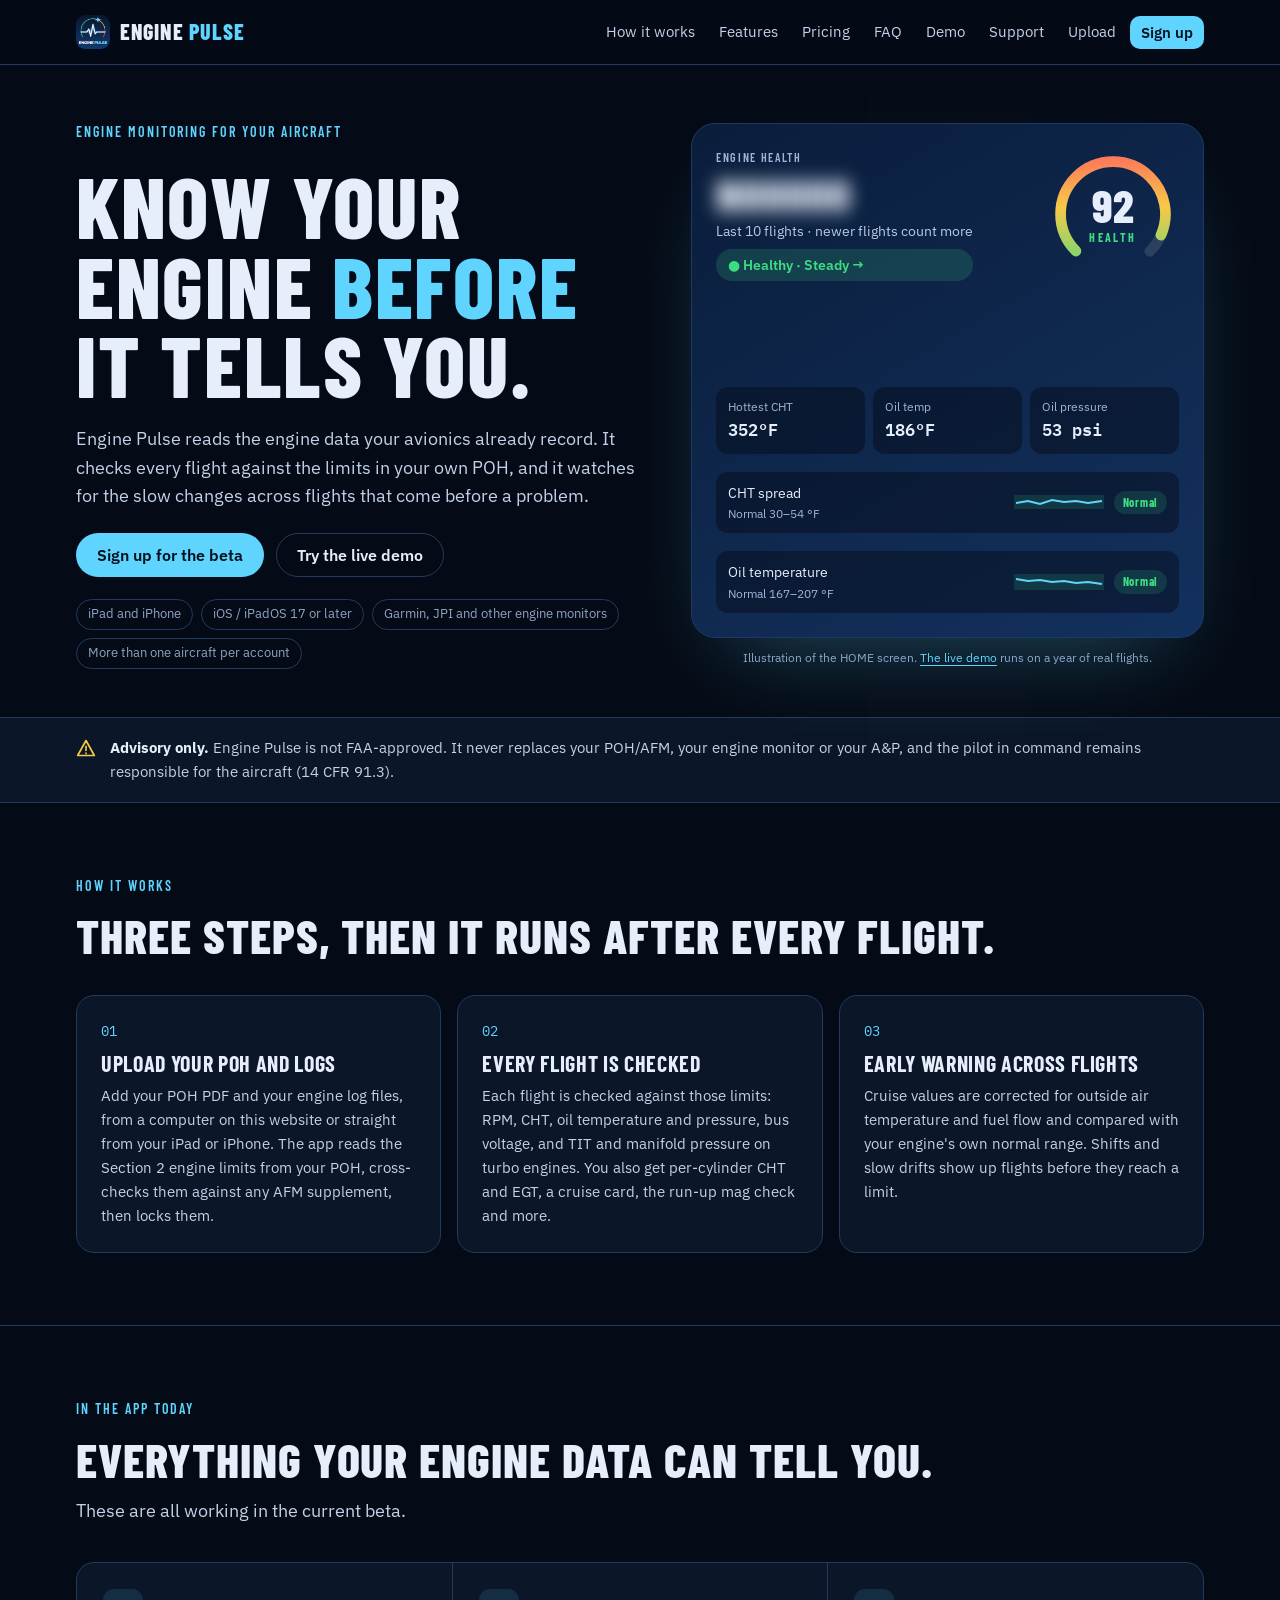
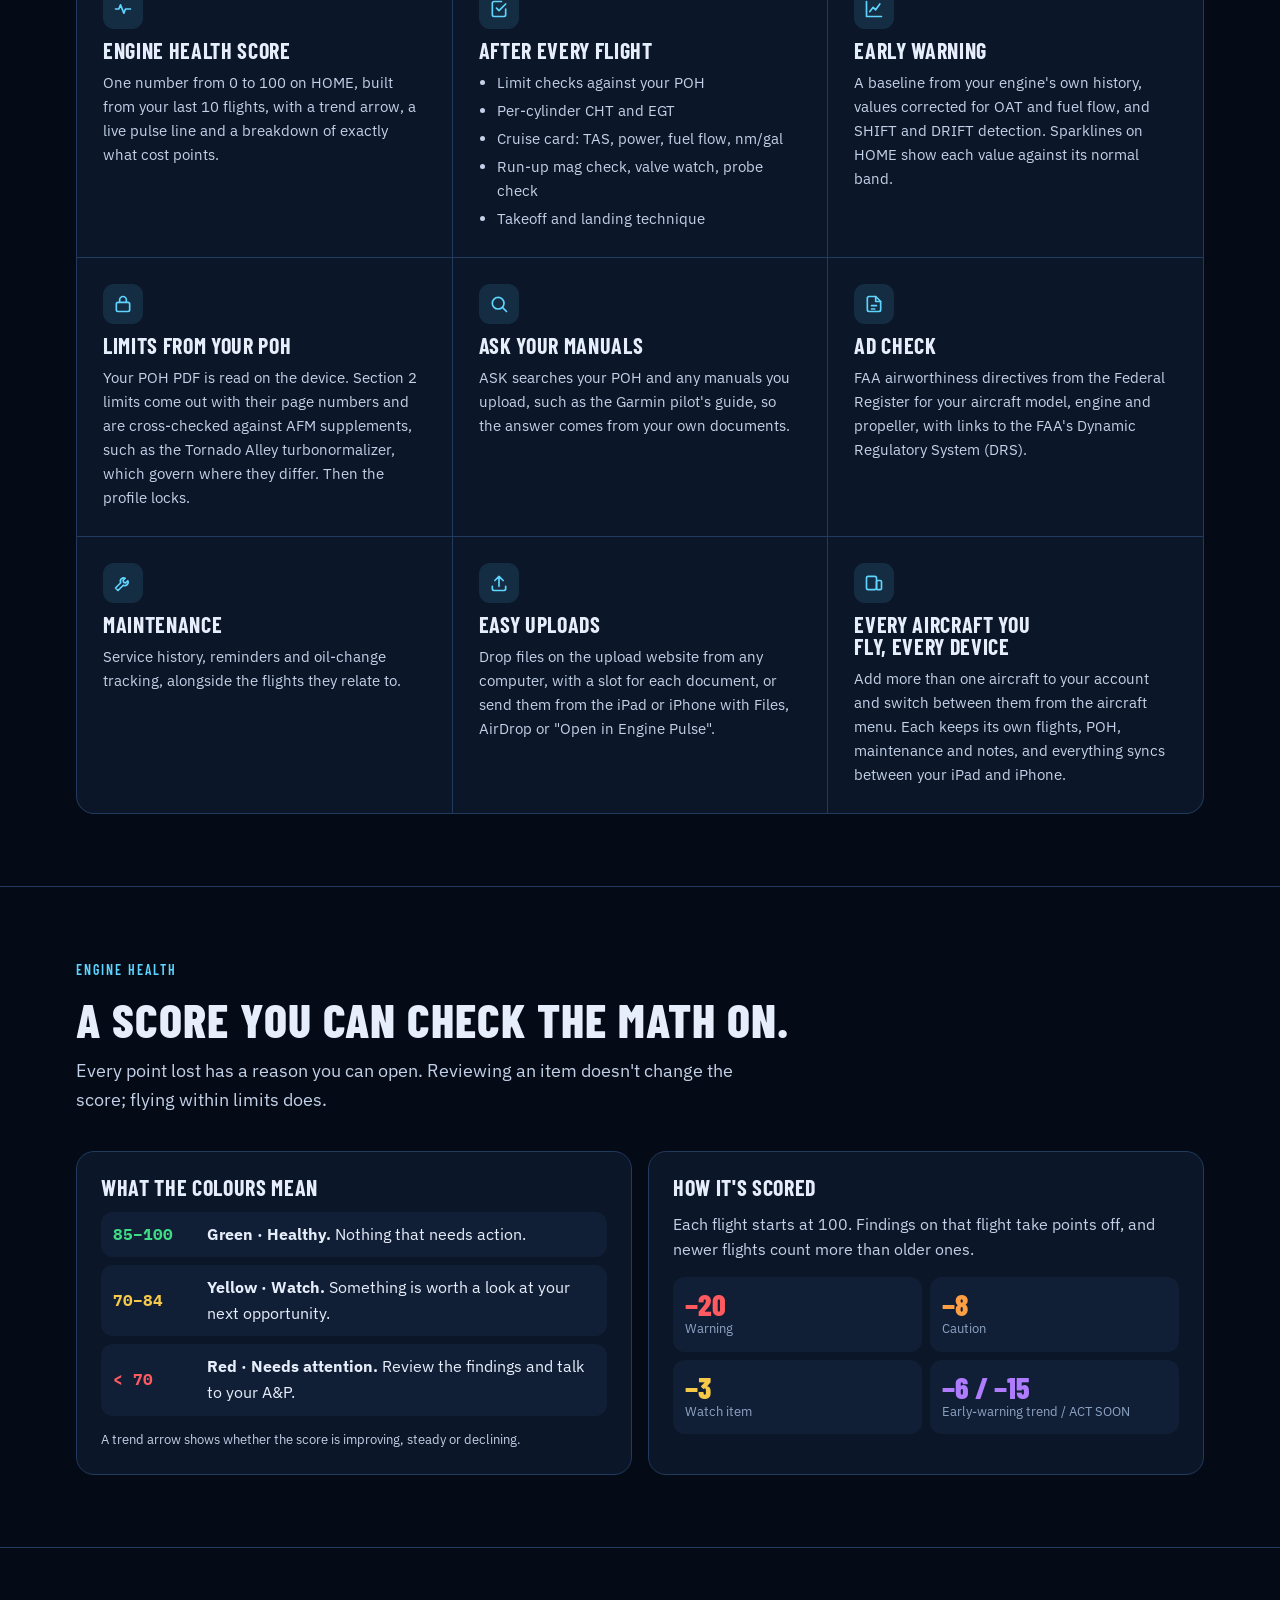
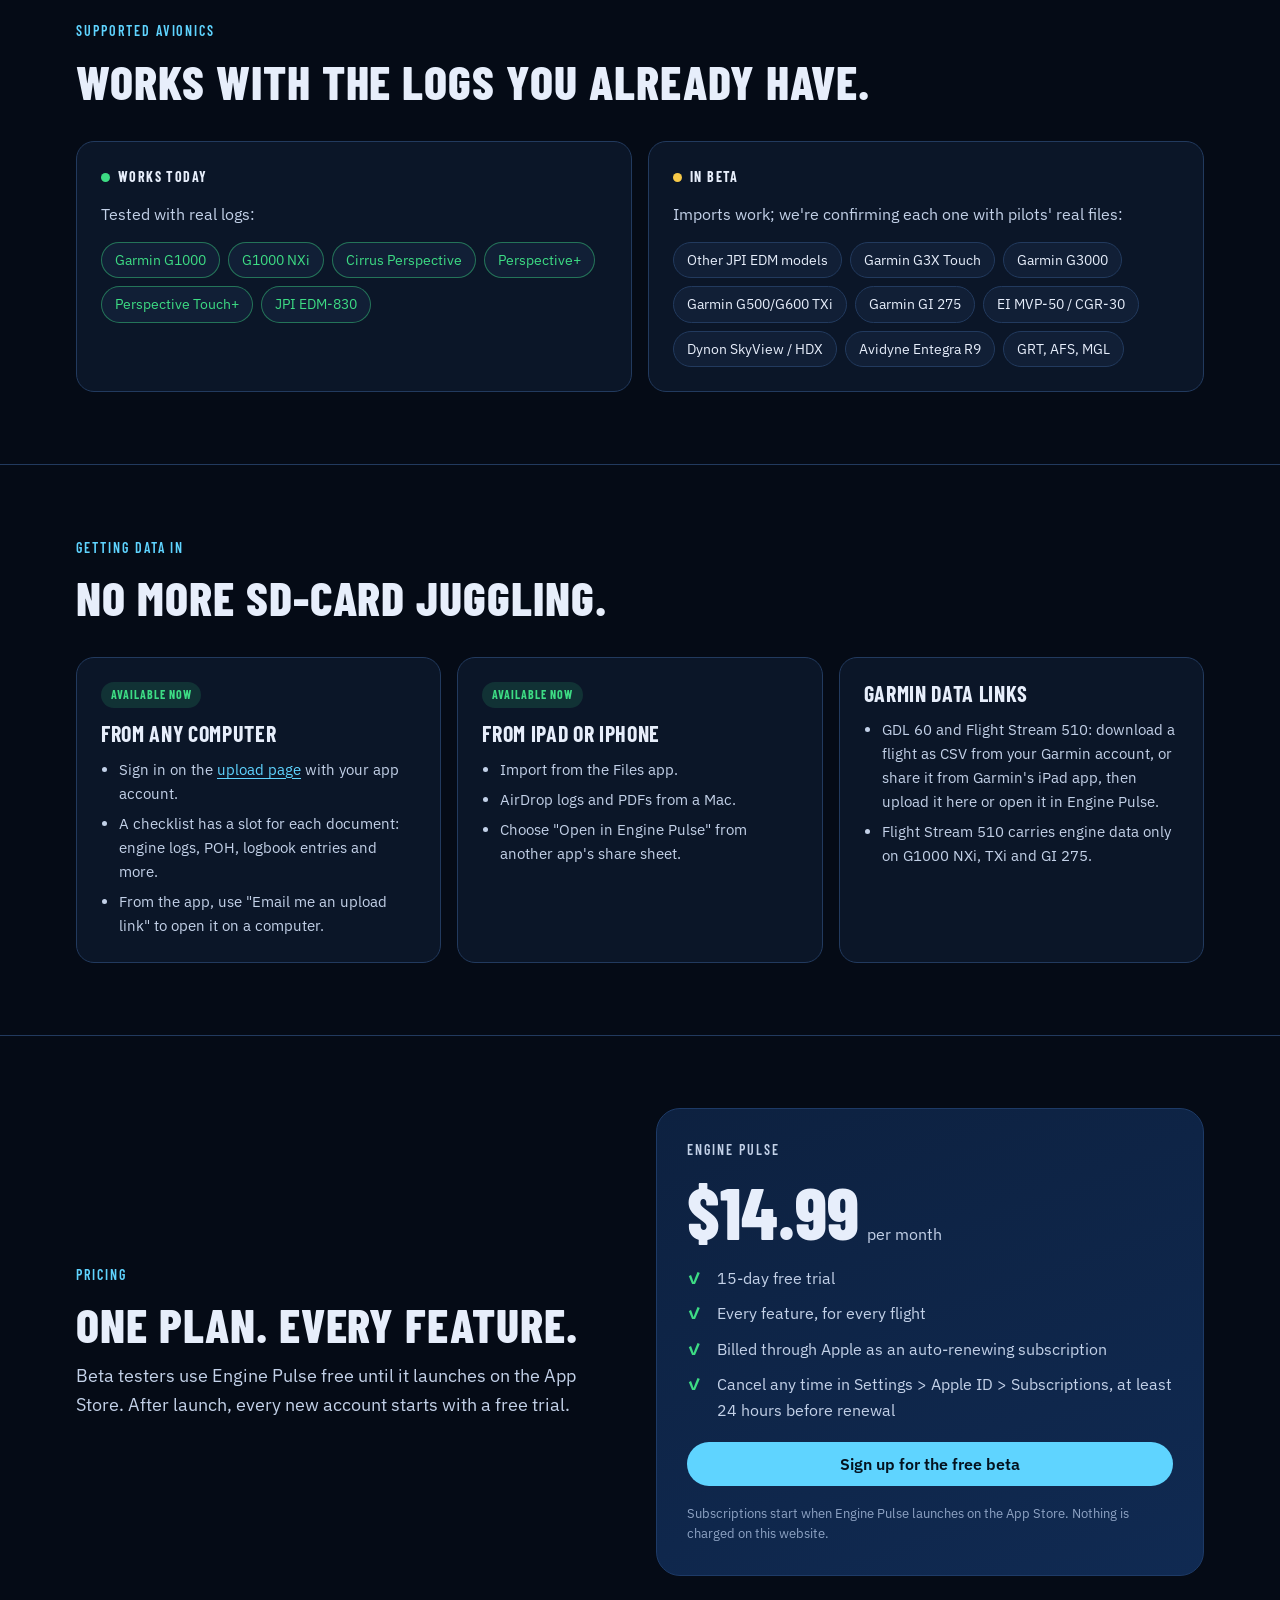
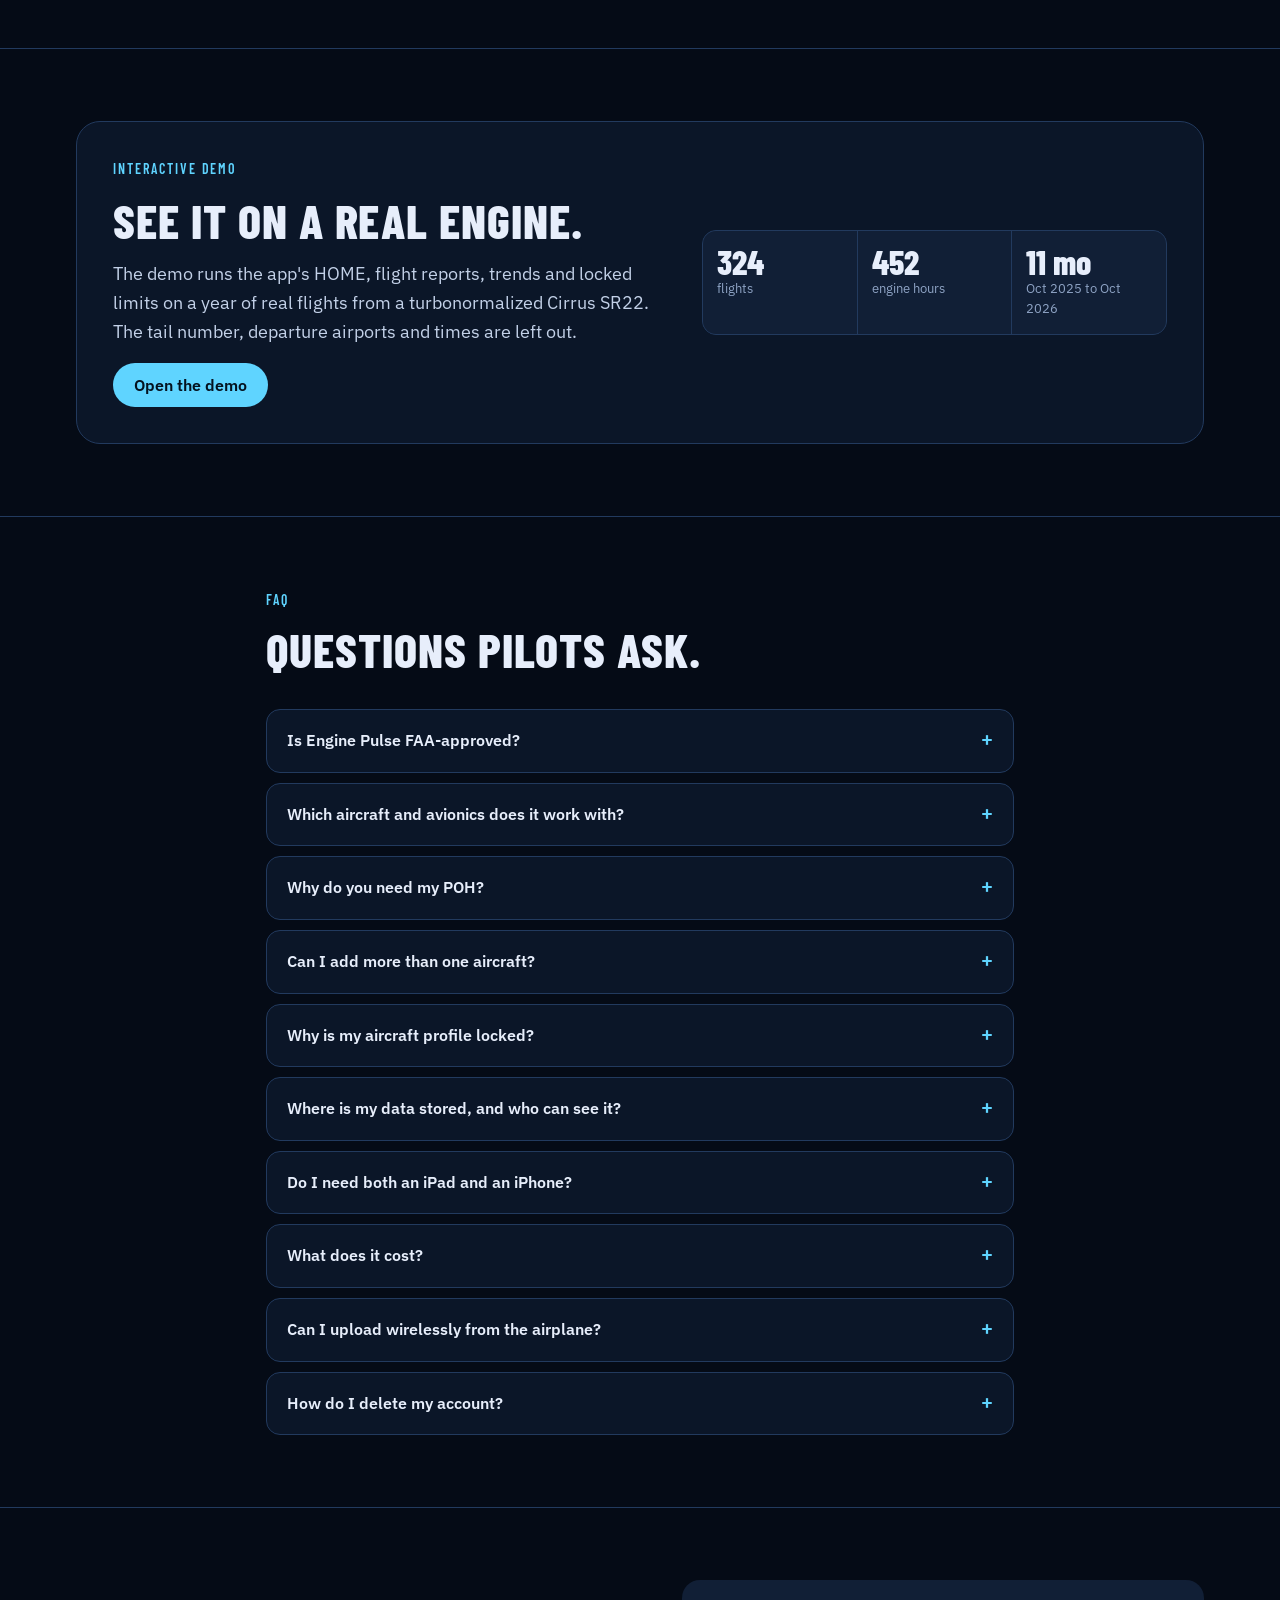
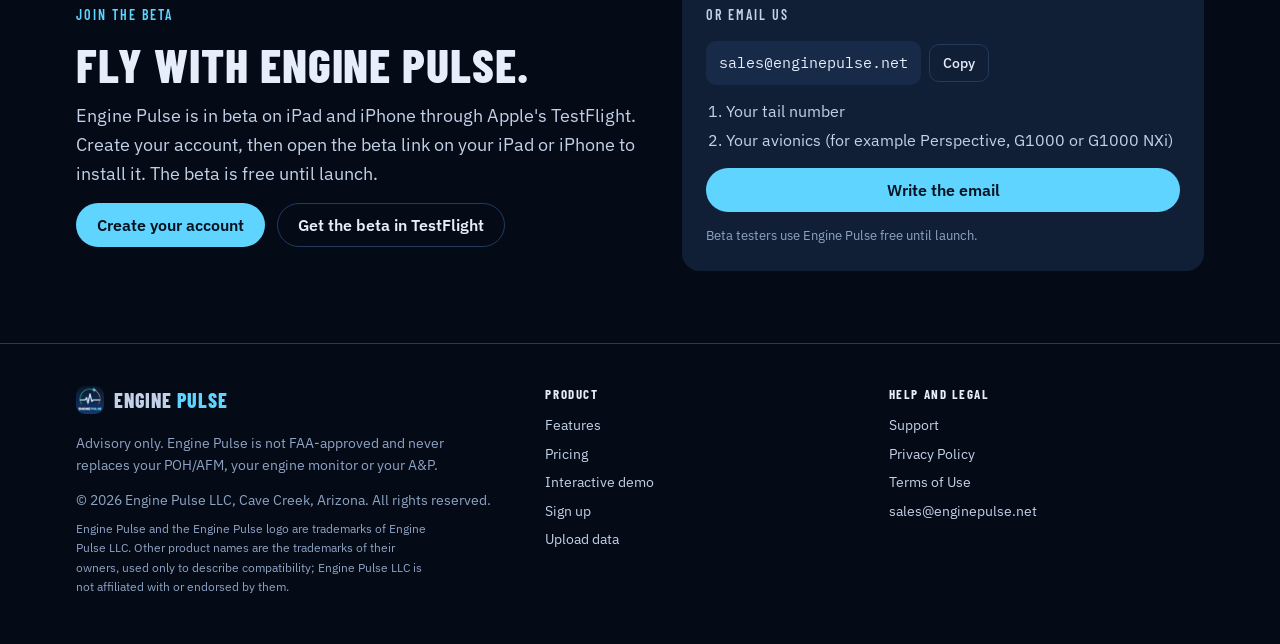
<file: web/index.html>
<!doctype html>
<html lang="en">
<head>
<meta charset="utf-8">
<script>
  // Sign-in, confirmation and password-reset links from older app builds land here; send them on to the upload page.
  (function () {
    var h = location.hash || "", q = location.search || "";
    if (/access_token|refresh_token|type=recovery|type=signup|type=magiclink|error/.test(h) || /[?&](code|token_hash|error)=/.test(q)) {
      location.replace(new URL("upload/" + q + h, location.href).href);
    }
  })();
</script>
<meta name="viewport" content="width=device-width, initial-scale=1, viewport-fit=cover">
<title>Engine Pulse</title>
<meta name="description" content="Engine Pulse checks every flight against your own POH limits and watches for slow changes across flights. Engine monitoring for your aircraft on iPad and iPhone.">
<meta property="og:title" content="Engine Pulse: know your engine before it tells you">
<meta property="og:description" content="Post-flight engine checks against your POH, early warning across flights and a 0-100 engine health score. iPad and iPhone.">
<meta property="og:type" content="website">
<meta name="theme-color" content="#050b16">
<link rel="canonical" href="https://enginepulse.net/">
<meta property="og:url" content="https://enginepulse.net/">
<meta property="og:image" content="https://enginepulse.net/logo.png">
<link rel="icon" href="logo.png">
<link rel="apple-touch-icon" href="logo.png">
<link rel="preconnect" href="https://fonts.googleapis.com">
<link rel="preconnect" href="https://fonts.gstatic.com" crossorigin>
<link href="https://fonts.googleapis.com/css2?family=Barlow+Condensed:wght@600;700;800&family=IBM+Plex+Sans:wght@400;500;600&family=IBM+Plex+Mono:wght@400;600&display=swap" rel="stylesheet">
<link rel="stylesheet" href="assets/site.css">
</head>
<body>
<a class="skip" href="#main">Skip to content</a>

<header class="top">
  <div class="wrap">
    <a class="brand" href="./" aria-label="Engine Pulse home"><img src="logo.png" alt=""><span>Engine <b>Pulse</b></span></a>
    <button class="menu-toggle" type="button" aria-expanded="false" aria-controls="menu">Menu</button>
    <nav class="menu" id="menu" aria-label="Main">
      <a href="#how">How it works</a>
      <a href="#features">Features</a>
      <a href="#pricing">Pricing</a>
      <a href="#faq">FAQ</a>
      <a href="demo/">Demo</a>
      <a href="support/">Support</a>
      <a href="upload/">Upload</a>
      <a class="btn btn-primary btn-sm" href="signup/">Sign up</a>
    </nav>
  </div>
</header>

<main id="main">
  <div class="wrap hero">
    <div class="hero-copy">
      <span class="eyebrow">Engine monitoring for your aircraft</span>
      <h1>Know your engine <em>before</em> it tells you.</h1>
      <p class="lede">Engine Pulse reads the engine data your avionics already record. It checks every flight against the limits in your own POH, and it watches for the slow changes across flights that come before a problem.</p>
      <div class="ctas">
        <a class="btn btn-primary" href="signup/">Sign up for the beta</a>
        <a class="btn btn-ghost" href="demo/">Try the live demo</a>
      </div>
      <div class="badges"><span>iPad and iPhone</span><span>iOS / iPadOS 17 or later</span><span>Garmin, JPI and other engine monitors</span><span>More than one aircraft per account</span></div>
    </div>

    <figure style="margin:0">
      <div class="glass hero-card" role="img" aria-label="Illustration of the Engine Pulse home screen: engine health 92, Healthy, steady trend, and an early-warning list with every value inside its normal band.">
        <div class="row">
          <div style="display:flex;flex-direction:column;gap:6px;min-width:0">
            <span class="eyebrow" style="color:#9fb4d6;font-size:12px">Engine health</span>
            <span class="tail blur-tail" role="img" aria-label="Tail number hidden">N00000</span>
            <span class="sub">Last 10 flights · newer flights count more</span>
            <span class="pill" style="color:var(--green);background:rgba(61,220,132,.16)">● Healthy · Steady →</span>
          </div>
          <div class="gauge" aria-hidden="true">
            <svg viewBox="0 0 136 136">
              <defs><linearGradient id="gg" x1="0" x2="1" y1="1" y2="0"><stop offset="0" stop-color="#ff5a5f"/><stop offset=".45" stop-color="#f7c948"/><stop offset="1" stop-color="#3ddc84"/></linearGradient></defs>
              <circle cx="68" cy="68" r="54" fill="none" stroke="#ffffff1f" stroke-width="11" stroke-linecap="round" stroke-dasharray="254.5 339.3" transform="rotate(135 68 68)"/>
              <circle cx="68" cy="68" r="54" fill="none" stroke="url(#gg)" stroke-width="11" stroke-linecap="round" stroke-dasharray="234.1 339.3" transform="rotate(135 68 68)"/>
            </svg>
            <div class="val"><b>92</b><span>HEALTH</span></div>
          </div>
        </div>
        <svg class="pulse" viewBox="0 0 600 70" preserveAspectRatio="none" aria-hidden="true">
          <path d="M0 44 H70 Q80 36 90 44 H100 L108 54 L118 8 L128 60 L136 44 Q150 32 166 44 H270 Q280 36 290 44 H300 L308 54 L318 8 L328 60 L336 44 Q350 32 366 44 H470 Q480 36 490 44 H500 L508 54 L518 8 L528 60 L536 44 Q550 32 566 44 H600" fill="none" stroke="#3ddc84" stroke-width="2.4" stroke-linejoin="round" stroke-linecap="round"/>
        </svg>
        <div class="mini">
          <div><div class="k">Hottest CHT</div><div class="v">352°F</div></div>
          <div><div class="k">Oil temp</div><div class="v">186°F</div></div>
          <div><div class="k">Oil pressure</div><div class="v">53 psi</div></div>
        </div>
        <div class="ew">
          <span>CHT spread<small>Normal 30–54 °F</small></span>
          <svg viewBox="0 0 90 26" aria-hidden="true"><rect x="0" y="6" width="90" height="14" fill="#3ddc84" fill-opacity=".14"/><path d="M2 14 L14 12 L26 15 L38 11 L50 13 L62 12 L74 14 L88 12" fill="none" stroke="#5fd4ff" stroke-width="2"/></svg>
          <span class="lvl" style="color:#3ddc84;background:rgba(61,220,132,.14)">Normal</span>
        </div>
        <div class="ew">
          <span>Oil temperature<small>Normal 167–207 °F</small></span>
          <svg viewBox="0 0 90 26" aria-hidden="true"><rect x="0" y="5" width="90" height="16" fill="#3ddc84" fill-opacity=".14"/><path d="M2 10 L14 12 L26 11 L38 13 L50 12 L62 14 L74 13 L88 15" fill="none" stroke="#5fd4ff" stroke-width="2"/></svg>
          <span class="lvl" style="color:#3ddc84;background:rgba(61,220,132,.14)">Normal</span>
        </div>
      </div>
      <figcaption class="caption">Illustration of the HOME screen. <a href="demo/">The live demo</a> runs on a year of real flights.</figcaption>
    </figure>
  </div>

  <div class="advisory">
    <div class="wrap">
      <svg width="20" height="20" viewBox="0 0 24 24" fill="none" stroke="currentColor" stroke-width="2" stroke-linecap="round" stroke-linejoin="round" aria-hidden="true"><path d="M12 3l10 18H2zM12 10v5M12 18v.5"/></svg>
      <p><strong style="color:var(--text)">Advisory only.</strong> Engine Pulse is not FAA-approved. It never replaces your POH/AFM, your engine monitor or your A&amp;P, and the pilot in command remains responsible for the aircraft (14 CFR 91.3).</p>
    </div>
  </div>

  <section id="how">
    <div class="wrap">
      <div class="section-head">
        <span class="eyebrow">How it works</span>
        <h2>Three steps, then it runs after every flight.</h2>
      </div>
      <div class="steps">
        <div class="step">
          <h3>Upload your POH and logs</h3>
          <p>Add your POH PDF and your engine log files, from a computer on this website or straight from your iPad or iPhone. The app reads the Section 2 engine limits from your POH, cross-checks them against any AFM supplement, then locks them.</p>
        </div>
        <div class="step">
          <h3>Every flight is checked</h3>
          <p>Each flight is checked against those limits: RPM, CHT, oil temperature and pressure, bus voltage, and TIT and manifold pressure on turbo engines. You also get per-cylinder CHT and EGT, a cruise card, the run-up mag check and more.</p>
        </div>
        <div class="step">
          <h3>Early warning across flights</h3>
          <p>Cruise values are corrected for outside air temperature and fuel flow and compared with your engine's own normal range. Shifts and slow drifts show up flights before they reach a limit.</p>
        </div>
      </div>
    </div>
  </section>

  <section id="features" class="divider">
    <div class="wrap">
      <div class="section-head">
        <span class="eyebrow">In the app today</span>
        <h2>Everything your engine data can tell you.</h2>
        <p class="lede">These are all working in the current beta.</p>
      </div>
      <div class="features">
        <article class="feature">
          <span class="ic"><svg viewBox="0 0 24 24" fill="none" stroke="currentColor" stroke-width="2" stroke-linecap="round" stroke-linejoin="round"><path d="M3 12h4l2-5 4 10 2-5h6"/></svg></span>
          <h3>Engine health score</h3>
          <p>One number from 0 to 100 on HOME, built from your last 10 flights, with a trend arrow, a live pulse line and a breakdown of exactly what cost points.</p>
        </article>
        <article class="feature">
          <span class="ic"><svg viewBox="0 0 24 24" fill="none" stroke="currentColor" stroke-width="2" stroke-linecap="round" stroke-linejoin="round"><path d="M9 11l3 3 8-8"/><path d="M20 12v7a2 2 0 0 1-2 2H6a2 2 0 0 1-2-2V5a2 2 0 0 1 2-2h9"/></svg></span>
          <h3>After every flight</h3>
          <ul>
            <li>Limit checks against your POH</li>
            <li>Per-cylinder CHT and EGT</li>
            <li>Cruise card: TAS, power, fuel flow, nm/gal</li>
            <li>Run-up mag check, valve watch, probe check</li>
            <li>Takeoff and landing technique</li>
          </ul>
        </article>
        <article class="feature">
          <span class="ic"><svg viewBox="0 0 24 24" fill="none" stroke="currentColor" stroke-width="2" stroke-linecap="round" stroke-linejoin="round"><path d="M3 3v18h18"/><path d="M7 15l4-5 3 3 5-7"/></svg></span>
          <h3>Early warning</h3>
          <p>A baseline from your engine's own history, values corrected for OAT and fuel flow, and SHIFT and DRIFT detection. Sparklines on HOME show each value against its normal band.</p>
        </article>
        <article class="feature">
          <span class="ic"><svg viewBox="0 0 24 24" fill="none" stroke="currentColor" stroke-width="2" stroke-linecap="round" stroke-linejoin="round"><rect x="4" y="10" width="16" height="11" rx="2"/><path d="M8 10V7a4 4 0 0 1 8 0v3"/></svg></span>
          <h3>Limits from your POH</h3>
          <p>Your POH PDF is read on the device. Section 2 limits come out with their page numbers and are cross-checked against AFM supplements, such as the Tornado Alley turbonormalizer, which govern where they differ. Then the profile locks.</p>
        </article>
        <article class="feature">
          <span class="ic"><svg viewBox="0 0 24 24" fill="none" stroke="currentColor" stroke-width="2" stroke-linecap="round" stroke-linejoin="round"><circle cx="11" cy="11" r="7"/><path d="M21 21l-4.3-4.3"/></svg></span>
          <h3>Ask your manuals</h3>
          <p>ASK searches your POH and any manuals you upload, such as the Garmin pilot's guide, so the answer comes from your own documents.</p>
        </article>
        <article class="feature">
          <span class="ic"><svg viewBox="0 0 24 24" fill="none" stroke="currentColor" stroke-width="2" stroke-linecap="round" stroke-linejoin="round"><path d="M14 3H6a2 2 0 0 0-2 2v14a2 2 0 0 0 2 2h12a2 2 0 0 0 2-2V9z"/><path d="M14 3v6h6M9 14h6M9 18h4"/></svg></span>
          <h3>AD check</h3>
          <p>FAA airworthiness directives from the Federal Register for your aircraft model, engine and propeller, with links to the FAA's Dynamic Regulatory System (DRS).</p>
        </article>
        <article class="feature">
          <span class="ic"><svg viewBox="0 0 24 24" fill="none" stroke="currentColor" stroke-width="2" stroke-linecap="round" stroke-linejoin="round"><path d="M14.7 6.3a4 4 0 0 0-5.4 5.4L3 18l3 3 6.3-6.3a4 4 0 0 0 5.4-5.4l-2.6 2.6-2.4-.6-.6-2.4z"/></svg></span>
          <h3>Maintenance</h3>
          <p>Service history, reminders and oil-change tracking, alongside the flights they relate to.</p>
        </article>
        <article class="feature">
          <span class="ic"><svg viewBox="0 0 24 24" fill="none" stroke="currentColor" stroke-width="2" stroke-linecap="round" stroke-linejoin="round"><path d="M12 16V4M7 9l5-5 5 5"/><path d="M4 16v3a2 2 0 0 0 2 2h12a2 2 0 0 0 2-2v-3"/></svg></span>
          <h3>Easy uploads</h3>
          <p>Drop files on the upload website from any computer, with a slot for each document, or send them from the iPad or iPhone with Files, AirDrop or "Open in Engine Pulse".</p>
        </article>
        <article class="feature">
          <span class="ic"><svg viewBox="0 0 24 24" fill="none" stroke="currentColor" stroke-width="2" stroke-linecap="round" stroke-linejoin="round"><rect x="3" y="4" width="12" height="16" rx="2"/><rect x="15" y="9" width="6" height="11" rx="1.5"/></svg></span>
          <h3>Every aircraft you fly, every device</h3>
          <p>Add more than one aircraft to your account and switch between them from the aircraft menu. Each keeps its own flights, POH, maintenance and notes, and everything syncs between your iPad and iPhone.</p>
        </article>
      </div>
    </div>
  </section>

  <section id="health" class="divider">
    <div class="wrap">
      <div class="section-head">
        <span class="eyebrow">Engine health</span>
        <h2>A score you can check the math on.</h2>
        <p class="lede">Every point lost has a reason you can open. Reviewing an item doesn't change the score; flying within limits does.</p>
      </div>
      <div class="score-grid">
        <div class="card">
          <h3>What the colours mean</h3>
          <div class="bands">
            <div class="band"><b style="color:var(--green)">85–100</b><span><strong>Green · Healthy.</strong> Nothing that needs action.</span></div>
            <div class="band"><b style="color:var(--yellow)">70–84</b><span><strong>Yellow · Watch.</strong> Something is worth a look at your next opportunity.</span></div>
            <div class="band"><b style="color:var(--red)">&lt; 70</b><span><strong>Red · Needs attention.</strong> Review the findings and talk to your A&amp;P.</span></div>
          </div>
          <p class="fine">A trend arrow shows whether the score is improving, steady or declining.</p>
        </div>
        <div class="card">
          <h3>How it's scored</h3>
          <p>Each flight starts at 100. Findings on that flight take points off, and newer flights count more than older ones.</p>
          <div class="costs">
            <div class="cost"><div class="v" style="color:var(--red)">−20</div><div class="k">Warning</div></div>
            <div class="cost"><div class="v" style="color:var(--orange)">−8</div><div class="k">Caution</div></div>
            <div class="cost"><div class="v" style="color:var(--yellow)">−3</div><div class="k">Watch item</div></div>
            <div class="cost"><div class="v" style="color:#b07cff">−6 / −15</div><div class="k">Early-warning trend / ACT SOON</div></div>
          </div>
        </div>
      </div>
    </div>
  </section>

  <section id="avionics" class="divider">
    <div class="wrap">
      <div class="section-head">
        <span class="eyebrow">Supported avionics</span>
        <h2>Works with the logs you already have.</h2>
      </div>
      <div class="avionics">
        <div class="card">
          <span class="status"><span class="dot" style="background:var(--green)"></span>Works today</span>
          <p>Tested with real logs:</p>
          <div class="chips">
            <span class="chip live">Garmin G1000</span>
            <span class="chip live">G1000 NXi</span>
            <span class="chip live">Cirrus Perspective</span>
            <span class="chip live">Perspective+</span>
            <span class="chip live">Perspective Touch+</span>
            <span class="chip live">JPI EDM-830</span>
          </div>
        </div>
        <div class="card">
          <span class="status"><span class="dot" style="background:var(--yellow)"></span>In beta</span>
          <p>Imports work; we're confirming each one with pilots' real files:</p>
          <div class="chips">
            <span class="chip">Other JPI EDM models</span>
            <span class="chip">Garmin G3X Touch</span>
            <span class="chip">Garmin G3000</span>
            <span class="chip">Garmin G500/G600 TXi</span>
            <span class="chip">Garmin GI 275</span>
            <span class="chip">EI MVP-50 / CGR-30</span>
            <span class="chip">Dynon SkyView / HDX</span>
            <span class="chip">Avidyne Entegra R9</span>
            <span class="chip">GRT, AFS, MGL</span>
          </div>
        </div>
      </div>
    </div>
  </section>

  <section id="data" class="divider">
    <div class="wrap">
      <div class="section-head">
        <span class="eyebrow">Getting data in</span>
        <h2>No more SD-card juggling.</h2>
      </div>
      <div class="ways">
        <div class="card way">
          <span class="tag live">Available now</span>
          <h3>From any computer</h3>
          <ul>
            <li>Sign in on the <a href="upload/">upload page</a> with your app account.</li>
            <li>A checklist has a slot for each document: engine logs, POH, logbook entries and more.</li>
            <li>From the app, use "Email me an upload link" to open it on a computer.</li>
          </ul>
        </div>
        <div class="card way">
          <span class="tag live">Available now</span>
          <h3>From iPad or iPhone</h3>
          <ul>
            <li>Import from the Files app.</li>
            <li>AirDrop logs and PDFs from a Mac.</li>
            <li>Choose "Open in Engine Pulse" from another app's share sheet.</li>
          </ul>
        </div>
        <div class="card way">
          <h3>Garmin data links</h3>
          <ul>
            <li>GDL 60 and Flight Stream 510: download a flight as CSV from your Garmin account, or share it from Garmin's iPad app, then upload it here or open it in Engine Pulse.</li>
            <li>Flight Stream 510 carries engine data only on G1000 NXi, TXi and GI 275.</li>
          </ul>
        </div>
      </div>
    </div>
  </section>

  <section id="pricing" class="divider">
    <div class="wrap pricing">
      <div class="section-head" style="margin:0">
        <span class="eyebrow">Pricing</span>
        <h2>One plan. Every feature.</h2>
        <p class="lede">Beta testers use Engine Pulse free until it launches on the App Store. After launch, every new account starts with a free trial.</p>
      </div>
      <div class="price-card">
        <span class="eyebrow" style="color:var(--soft)">Engine Pulse</span>
        <div class="price"><b>$14.99</b><span>per month</span></div>
        <ul class="ticks">
          <li>15-day free trial</li>
          <li>Every feature, for every flight</li>
          <li>Billed through Apple as an auto-renewing subscription</li>
          <li>Cancel any time in Settings &gt; Apple ID &gt; Subscriptions, at least 24 hours before renewal</li>
        </ul>
        <a class="btn btn-primary" href="signup/">Sign up for the free beta</a>
        <p class="fine">Subscriptions start when Engine Pulse launches on the App Store. Nothing is charged on this website.</p>
      </div>
    </div>
  </section>

  <section id="demo" class="divider">
    <div class="wrap">
      <div class="demo-band">
        <div style="display:flex;flex-direction:column;gap:16px">
          <span class="eyebrow">Interactive demo</span>
          <h2>See it on a real engine.</h2>
          <p class="lede">The demo runs the app's HOME, flight reports, trends and locked limits on a year of real flights from a turbonormalized Cirrus SR22. The tail number, departure airports and times are left out.</p>
          <div class="ctas"><a class="btn btn-primary" href="demo/">Open the demo</a></div>
        </div>
        <div class="stats">
          <div><div class="v">324</div><div class="k">flights</div></div>
          <div><div class="v">452</div><div class="k">engine hours</div></div>
          <div><div class="v">11 mo</div><div class="k">Oct 2025 to Oct 2026</div></div>
        </div>
      </div>
    </div>
  </section>

  <section id="faq" class="divider">
    <div class="wrap narrow">
      <div class="section-head">
        <span class="eyebrow">FAQ</span>
        <h2>Questions pilots ask.</h2>
      </div>
      <div class="faq">
        <details>
          <summary>Is Engine Pulse FAA-approved?</summary>
          <div><p>No. Engine Pulse is an advisory tool. It doesn't replace your POH/AFM, your engine monitor or your A&amp;P, and the pilot in command is responsible for the aircraft. Use it to notice things earlier and to have better conversations with your mechanic.</p></div>
        </details>
        <details>
          <summary>Which aircraft and avionics does it work with?</summary>
          <div><p>Your aircraft, if its avionics or engine monitor records a data log. Garmin G1000 and G1000 NXi, Cirrus Perspective, Perspective+ and Perspective Touch+, and the JPI EDM-830 are tested with real logs. Other JPI EDM models, Garmin G3X Touch, G3000, TXi and GI 275, EI MVP-50 and CGR-30, Dynon SkyView, Avidyne Entegra R9, and GRT, AFS and MGL exports are in beta. On twins, the left engine is analyzed for now.</p></div>
        </details>
        <details>
          <summary>Why do you need my POH?</summary>
          <div><p>So every check uses your aircraft's real limits, not generic numbers. The app reads the Section 2 limits from your POH PDF on your device, notes the page each came from, and cross-checks them against any AFM supplement you upload. Where a supplement differs, the supplement governs.</p></div>
        </details>
        <details>
          <summary>Can I add more than one aircraft?</summary>
          <div><p>Yes. In the app, use the aircraft menu at the top of the sidebar and choose <strong>Add another aircraft</strong>: make, model, tail number and avionics. Switch between aircraft from the same menu, or from AIRCRAFT &gt; Your aircraft.</p><p>Each aircraft keeps its own flights, POH, maintenance and notes. On the <a href="upload/">upload page</a>, choose the aircraft at the top before you add files.</p></div>
        </details>
        <details>
          <summary>Why is my aircraft profile locked?</summary>
          <div><p>Once the limits are read and checked, the profile locks so they can't be changed by accident. If something needs to change, such as an engine swap or a new STC, email <a href="mailto:sales@enginepulse.net">sales@enginepulse.net</a> and we'll unlock it.</p></div>
        </details>
        <details>
          <summary>Where is my data stored, and who can see it?</summary>
          <div><p>Your account, flights and documents are stored with Supabase in the US (West, Oregon). Row-level security means each account can see only its own data. We don't show ads, track you or sell your data. Read the <a href="privacy/">Privacy Policy</a> for the details.</p></div>
        </details>
        <details>
          <summary>Do I need both an iPad and an iPhone?</summary>
          <div><p>No. Engine Pulse runs on either, with iOS or iPadOS 17 or later. If you use both, sign in with the same account and everything syncs.</p></div>
        </details>
        <details>
          <summary>What does it cost?</summary>
          <div><p>Free during the beta. After the App Store launch it's $14.99 a month after a 15-day free trial, billed through Apple. You can cancel any time in Settings &gt; Apple ID &gt; Subscriptions, at least 24 hours before renewal.</p></div>
        </details>
        <details>
          <summary>Can I upload wirelessly from the airplane?</summary>
          <div><p>Not directly. You upload from a computer on the <a href="upload/">upload page</a> or from your iPad or iPhone. With a Garmin GDL 60 or Flight Stream 510, download the flight from your Garmin account or share it from Garmin's app first.</p></div>
        </details>
        <details>
          <summary>How do I delete my account?</summary>
          <div><p>In the app, open ACCOUNT and choose Delete account. That deletes your data from the cloud as well. See <a href="support/#delete">Support</a> for more.</p></div>
        </details>
      </div>
    </div>
  </section>

  <section id="beta" class="divider">
    <div class="wrap beta">
      <div class="section-head" style="margin:0">
        <span class="eyebrow">Join the beta</span>
        <h2>Fly with Engine Pulse.</h2>
        <p class="lede">Engine Pulse is in beta on iPad and iPhone through Apple's TestFlight. Create your account, then open the beta link on your iPad or iPhone to install it. The beta is free until launch.</p>
        <div class="ctas"><a class="btn btn-primary" href="signup/">Create your account</a><a class="btn btn-ghost" href="https://testflight.apple.com/join/V9XX24Ca">Get the beta in TestFlight</a></div>
      </div>
      <div class="contact">
        <span class="eyebrow" style="color:var(--soft)">Or email us</span>
        <div class="addr"><code id="email">sales@enginepulse.net</code><button class="copy" type="button" data-copy="email">Copy</button></div>
        <ol>
          <li>Your tail number</li>
          <li>Your avionics (for example Perspective, G1000 or G1000 NXi)</li>
        </ol>
        <a class="btn btn-primary" href="mailto:sales@enginepulse.net?subject=Engine%20Pulse%20beta&amp;body=Tail%20number%3A%20%0AAvionics%3A%20%0A">Write the email</a>
        <p class="fine">Beta testers use Engine Pulse free until launch.</p>
      </div>
    </div>
  </section>
</main>

<footer class="site">
  <div class="wrap">
    <div>
      <a class="brand" href="./" style="font-size:20px"><img src="logo.png" alt="" style="width:28px;height:28px"><span>Engine <b>Pulse</b></span></a>
      <p style="margin-top:12px">Advisory only. Engine Pulse is not FAA-approved and never replaces your POH/AFM, your engine monitor or your A&amp;P.</p>
      <p style="margin-top:12px">© <span id="year">2026</span> Engine Pulse LLC, Cave Creek, Arizona. All rights reserved.</p>
      <p style="margin-top:8px;font-size:12px">Engine Pulse and the Engine Pulse logo are trademarks of Engine Pulse LLC. Other product names are the trademarks of their owners, used only to describe compatibility; Engine Pulse LLC is not affiliated with or endorsed by them.</p>
    </div>
    <div>
      <h4>Product</h4>
      <ul>
        <li><a href="#features">Features</a></li>
        <li><a href="#pricing">Pricing</a></li>
        <li><a href="demo/">Interactive demo</a></li>
        <li><a href="signup/">Sign up</a></li>
        <li><a href="upload/">Upload data</a></li>
      </ul>
    </div>
    <div>
      <h4>Help and legal</h4>
      <ul>
        <li><a href="support/">Support</a></li>
        <li><a href="privacy/">Privacy Policy</a></li>
        <li><a href="terms/">Terms of Use</a></li>
        <li><a href="mailto:sales@enginepulse.net">sales@enginepulse.net</a></li>
      </ul>
    </div>
  </div>
</footer>
<script src="assets/site.js"></script>
</body>
</html>
</file>
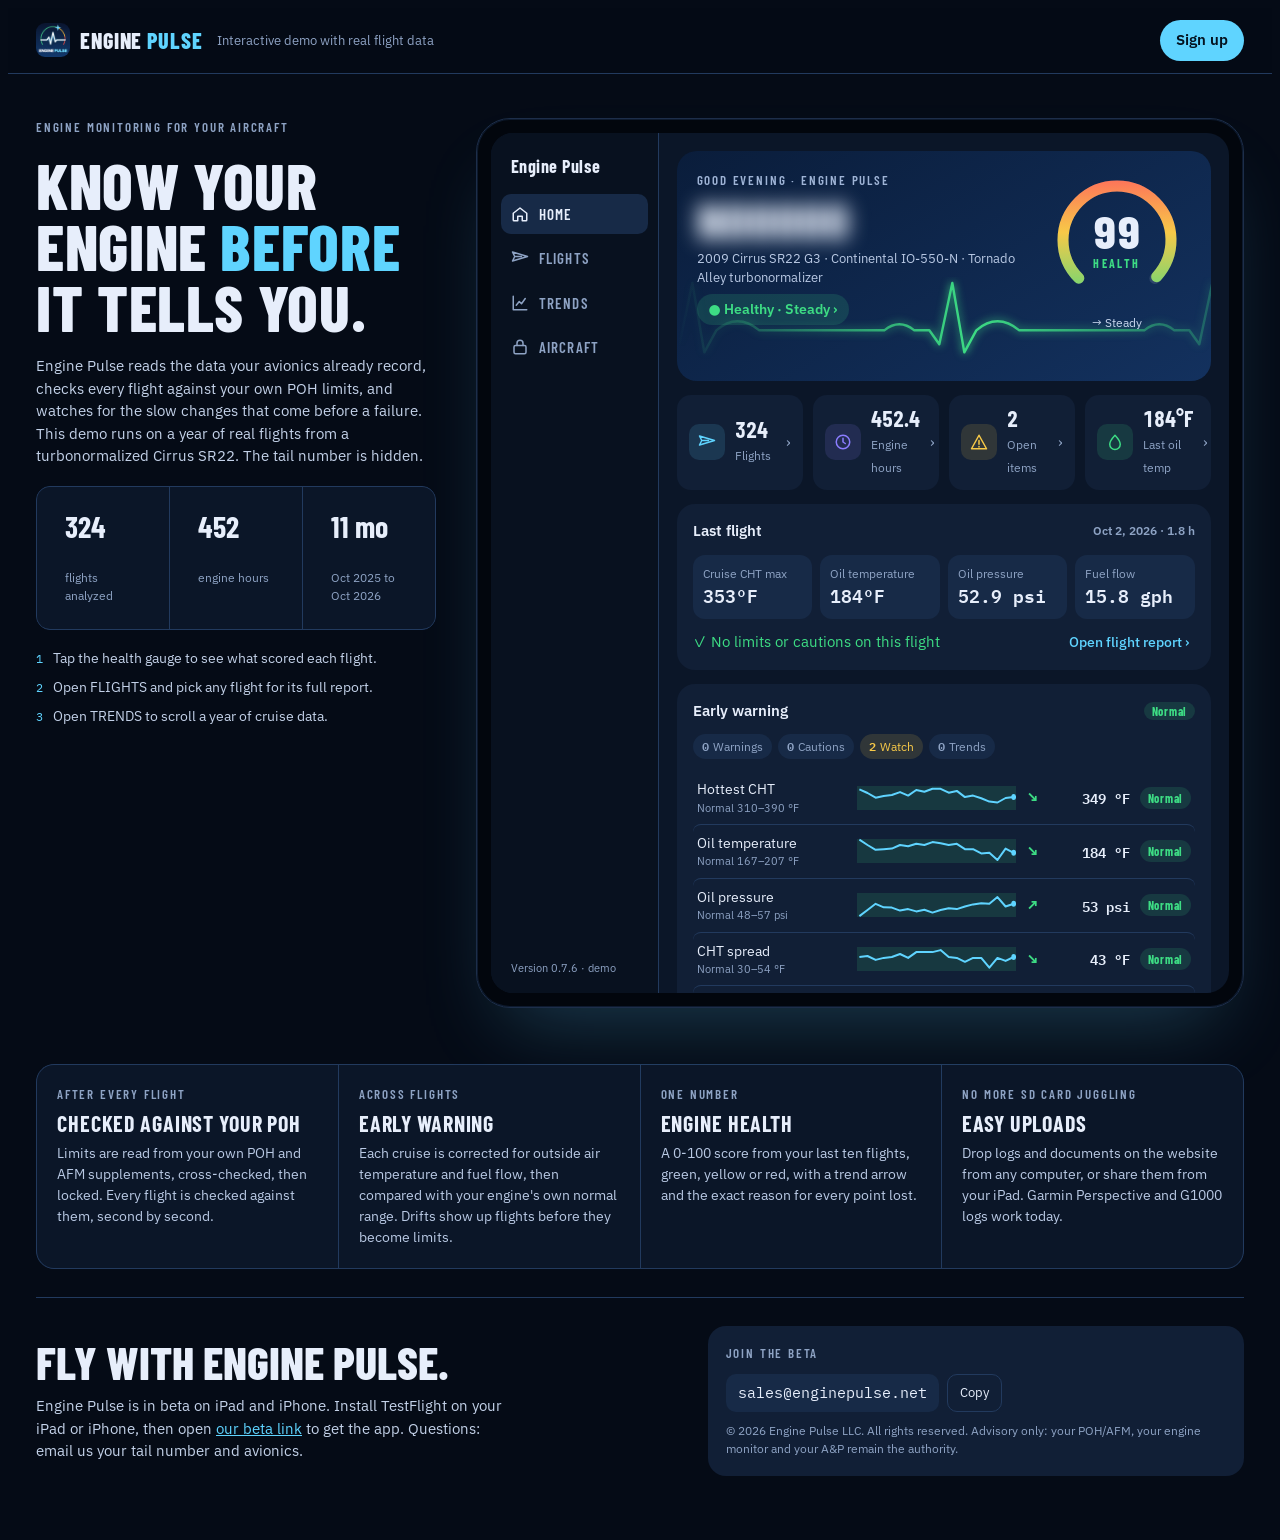
<file: web/demo/index.html>
<!doctype html>
<html lang="en">
<head>
<meta charset="utf-8">
<title>Engine Pulse Demo</title>
<meta name="description" content="Try Engine Pulse with a year of real flight data from a turbonormalized Cirrus SR22.">
<link rel="canonical" href="https://enginepulse.net/demo/">
<link rel="icon" href="../logo.png">
<link rel="preconnect" href="https://fonts.googleapis.com">
<link rel="preconnect" href="https://fonts.gstatic.com" crossorigin>
<link href="https://fonts.googleapis.com/css2?family=Barlow+Condensed:wght@500;600;700;800&family=IBM+Plex+Sans:wght@400;500;600&family=IBM+Plex+Mono:wght@400;500;600&display=swap" rel="stylesheet">
<style>
/* Layout: an avionics-glass panel. Pitch on the left, the working app on the right inside a tablet bezel; features and a call to action below. One committed dark look, like a cockpit display. */
:root {
  --ink: #050b16;        /* page, outside the glass */
  --glass: #0b1628;      /* app background */
  --panel: #111f36;      /* cards on the glass */
  --panel-2: #172a47;    /* raised elements, chips */
  --line: #223a5e;       /* hairlines */
  --text: #e7eefb;
  --muted: #8ea3c4;
  --cyan: #5fd4ff;       /* accent: the pulse */
  --green: #3ddc84;
  --yellow: #f7c948;
  --orange: #ff9f43;
  --red: #ff5a5f;
  --display: "Barlow Condensed", "Arial Narrow", "Helvetica Neue", Arial, sans-serif;
  --body: "IBM Plex Sans", "Segoe UI", system-ui, -apple-system, sans-serif;
  --mono: "IBM Plex Mono", ui-monospace, "SF Mono", Menlo, Consolas, monospace;
  color-scheme: dark;
}
* { box-sizing: border-box; }
body { background: var(--ink); color: var(--text); font-family: var(--body); font-size: 15px; line-height: 1.5; -webkit-font-smoothing: antialiased; }
body::before { content: ""; position: fixed; inset: 0 0 auto; height: env(safe-area-inset-top, 0px); z-index: 10; background: var(--ink); }
.wrap { max-width: 1240px; margin: 0 auto; padding-left: max(16px, env(safe-area-inset-left, 0px)); padding-right: max(16px, env(safe-area-inset-right, 0px)); }
a { color: var(--cyan); }
button { font: inherit; color: inherit; background: none; border: 0; cursor: pointer; }
button:focus-visible, a:focus-visible, select:focus-visible { outline: 2px solid var(--cyan); outline-offset: 2px; border-radius: 8px; }
.num { font-family: var(--mono); font-variant-numeric: tabular-nums; }
.eyebrow { font-family: var(--display); text-transform: uppercase; letter-spacing: .14em; font-weight: 600; font-size: 13px; color: var(--muted); }

/* Top bar */
.top { position: sticky; top: env(safe-area-inset-top, 0px); z-index: 5; background: color-mix(in srgb, var(--ink) 88%, transparent); backdrop-filter: blur(10px); border-bottom: 1px solid var(--line); }
.top .wrap { display: flex; align-items: center; gap: 14px; padding-block: 12px; }
.brand { white-space: nowrap; display: flex; align-items: center; gap: 10px; font-family: var(--display); font-weight: 800; font-size: 22px; letter-spacing: .04em; text-transform: uppercase; }
.brand img { width: 34px; height: 34px; border-radius: 9px; }
.brand b { color: var(--cyan); font-weight: 800; }
.top .tag { color: var(--muted); font-size: 13px; }
.top .spacer { flex: 1; }
.cta { display: inline-flex; align-items: center; gap: 8px; background: var(--cyan); color: #04121f; font-weight: 600; padding: 9px 16px; border-radius: 999px; text-decoration: none; white-space: nowrap; }
.cta:hover { filter: brightness(1.08); }

/* Hero */
.hero { display: grid; grid-template-columns: minmax(0, 0.78fr) minmax(0, 1.5fr); gap: 40px; align-items: start; padding-block: 44px 28px; }
.pitch { position: sticky; top: 92px; display: flex; flex-direction: column; gap: 18px; }
.pitch h1 { font-family: var(--display); font-weight: 800; font-size: clamp(40px, 5vw, 64px); line-height: .95; margin: 0; text-transform: uppercase; letter-spacing: .01em; text-wrap: balance; }
.pitch h1 em { font-style: normal; color: var(--cyan); }
.pitch p { margin: 0; color: #c3d1e8; max-width: 44ch; }
.realdata { display: grid; grid-template-columns: repeat(3, minmax(0, 1fr)); gap: 1px; background: var(--line); border: 1px solid var(--line); border-radius: 14px; overflow: hidden; }
.realdata div { background: var(--glass); padding: 12px 14px; }
.realdata .v { font-family: var(--display); font-size: 30px; font-weight: 700; line-height: 1; }
.realdata .k { font-size: 12px; color: var(--muted); margin-top: 4px; }
.tour { display: flex; flex-direction: column; gap: 8px; margin: 0; padding: 0; list-style: none; }
.tour li { display: flex; gap: 10px; align-items: baseline; color: #c3d1e8; font-size: 14px; }
.tour li span { font-family: var(--mono); font-size: 12px; color: var(--cyan); }

/* Device */
.device { background: #02060d; border-radius: 34px; padding: 14px; border: 1px solid #1d2e4a; box-shadow: 0 40px 80px -30px rgba(95, 212, 255, .25), 0 0 0 1px #0d1a2e inset; }
.screen { background: var(--glass); border-radius: 22px; overflow: hidden; display: grid; grid-template-columns: 168px minmax(0, 1fr); min-height: 760px; }
.side { background: #08111f; border-right: 1px solid var(--line); padding: 16px 10px; display: flex; flex-direction: column; gap: 4px; }
.side .title { font-family: var(--display); font-weight: 700; font-size: 18px; padding: 4px 10px 10px; letter-spacing: .03em; }
.nav { display: flex; align-items: center; gap: 10px; padding: 9px 10px; border-radius: 10px; font-family: var(--display); font-weight: 600; letter-spacing: .08em; font-size: 15px; color: var(--muted); text-align: left; width: 100%; }
.nav svg { width: 18px; height: 18px; flex: none; }
.nav[aria-selected="true"] { background: var(--panel-2); color: var(--text); }
.nav:hover { color: var(--text); }
.side .ver { margin-top: auto; font-size: 11px; color: var(--muted); padding: 0 10px; }
.main { padding: 18px; display: flex; flex-direction: column; gap: 14px; min-width: 0; max-height: 860px; overflow-y: auto; scrollbar-width: thin; }
.crumb { display: flex; align-items: center; gap: 8px; font-family: var(--display); font-weight: 700; font-size: 20px; letter-spacing: .03em; }
.back { color: var(--cyan); font-family: var(--body); font-weight: 500; font-size: 14px; display: inline-flex; align-items: center; gap: 4px; }

/* App cards */
.card { background: var(--panel); border-radius: 18px; padding: 16px; display: flex; flex-direction: column; gap: 12px; min-width: 0; }
.card h3 { margin: 0; font-size: 15px; font-weight: 600; display: flex; align-items: center; gap: 8px; }
.card h3 .right { margin-left: auto; }
.hint { font-size: 12px; color: var(--muted); }

.herocard { position: relative; border-radius: 20px; overflow: hidden; background: linear-gradient(150deg, #0a1d3b, #13315e); padding: 20px; display: grid; grid-template-columns: minmax(0, 1fr) auto; gap: 16px; min-height: 230px; }
.herocard canvas { position: absolute; left: 0; right: 0; bottom: 18px; width: 100%; height: 86px; pointer-events: none; }
.herocard .who { position: relative; display: flex; flex-direction: column; gap: 6px; }
.herocard .tail { font-family: var(--display); font-weight: 800; font-size: 52px; line-height: .9; letter-spacing: .02em; }
.blur-tail { filter: blur(10px); user-select: none; -webkit-user-select: none; width: fit-content; }
.herocard .sub { color: #b9c9e4; font-size: 13px; }
.pill { display: inline-flex; align-items: center; gap: 6px; padding: 5px 12px; border-radius: 999px; font-weight: 600; font-size: 14px; width: fit-content; }
.gauge { position: relative; width: 136px; height: 136px; justify-self: end; }
.gauge svg { width: 100%; height: 100%; }
.gauge .val { position: absolute; inset: 0; display: flex; flex-direction: column; align-items: center; justify-content: center; }
.gauge .val b { font-family: var(--display); font-size: 46px; font-weight: 800; line-height: 1; }
.gauge .val span { font-family: var(--display); font-size: 12px; letter-spacing: .2em; font-weight: 700; }
.gaugebtn { position: relative; display: flex; flex-direction: column; align-items: center; gap: 6px; }
.gaugebtn .trend { font-size: 12px; color: #c9d7ee; display: inline-flex; gap: 4px; align-items: center; }

.tiles { display: grid; grid-template-columns: repeat(4, minmax(0, 1fr)); gap: 10px; }
.tile { background: var(--panel); border-radius: 14px; padding: 12px; display: flex; align-items: center; gap: 10px; text-align: left; transition: transform .12s ease, background .12s ease; min-width: 0; }
.tile:hover { background: var(--panel-2); }
.tile:active { transform: scale(.97); }
.tile .ic { width: 36px; height: 36px; border-radius: 10px; display: grid; place-items: center; flex: none; }
.tile .ic svg { width: 18px; height: 18px; }
.tile .v { font-family: var(--display); font-weight: 700; font-size: 22px; line-height: 1; }
.tile .k { font-size: 11.5px; color: var(--muted); }
.tile .chev { margin-left: auto; color: var(--muted); }

.readings { display: grid; grid-template-columns: repeat(4, minmax(0, 1fr)); gap: 8px; }
.reading { background: var(--panel-2); border-radius: 12px; padding: 10px; }
.reading .k { font-size: 11.5px; color: var(--muted); }
.reading .v { font-family: var(--mono); font-weight: 600; font-size: 18px; }

.chips { display: flex; gap: 6px; flex-wrap: wrap; }
.chip { font-size: 12px; padding: 3px 9px; border-radius: 999px; background: var(--panel-2); color: var(--muted); display: inline-flex; gap: 4px; align-items: baseline; }
.chip b { font-family: var(--mono); font-weight: 600; }
.lvl { font-family: var(--display); font-weight: 700; letter-spacing: .06em; font-size: 12px; padding: 2px 8px; border-radius: 999px; white-space: nowrap; }

.ewrow { display: grid; grid-template-columns: minmax(0, 150px) minmax(60px, 1fr) 16px 78px auto; gap: 10px; align-items: center; padding: 8px 4px; border-top: 1px solid var(--line); text-align: left; width: 100%; border-radius: 8px; }
.ewrow:first-of-type { border-top: 0; }
.ewrow:hover { background: var(--panel-2); }
.ewrow .lab { font-size: 13.5px; }
.ewrow .lab small { display: block; color: var(--muted); font-size: 11px; }
.ewrow .val { font-family: var(--mono); font-weight: 600; text-align: right; font-size: 14px; }
.ewrow svg.spark { width: 100%; height: 30px; display: block; }

.list { display: flex; flex-direction: column; }
.frow { display: grid; grid-template-columns: 96px minmax(0, 1fr) 70px 70px 54px; gap: 10px; align-items: center; padding: 9px 6px; border-top: 1px solid var(--line); text-align: left; border-radius: 8px; font-size: 13.5px; width: 100%; }
.frow:hover { background: var(--panel-2); }
.frow .muted { color: var(--muted); }
.score { font-family: var(--mono); font-weight: 600; text-align: center; padding: 2px 0; border-radius: 8px; }
.more { color: var(--cyan); padding: 10px; font-weight: 500; }

.grid2 { display: grid; grid-template-columns: repeat(2, minmax(0, 1fr)); gap: 14px; }
.kv { display: grid; grid-template-columns: repeat(3, minmax(0, 1fr)); gap: 8px; }
.kv div { background: var(--panel-2); border-radius: 10px; padding: 8px 10px; }
.kv .k { font-size: 11px; color: var(--muted); }
.kv .v { font-family: var(--mono); font-weight: 600; }
svg text { font-family: var(--mono); font-size: 10.5px; fill: var(--muted); }
.issue { display: flex; gap: 10px; align-items: flex-start; padding: 8px 0; border-top: 1px solid var(--line); }
.issue:first-child { border-top: 0; }
.dot { width: 10px; height: 10px; border-radius: 50%; margin-top: 6px; flex: none; }
.seg { display: inline-flex; flex-wrap: wrap; gap: 4px; background: var(--panel-2); padding: 4px; border-radius: 12px; }
.seg button { padding: 6px 10px; border-radius: 9px; font-size: 13px; color: var(--muted); }
.seg button[aria-pressed="true"] { background: var(--glass); color: var(--text); }
.lock { display: grid; grid-template-columns: minmax(0, 1fr) auto; gap: 2px 12px; padding: 9px 0; border-top: 1px solid var(--line); }
.lock:first-child { border-top: 0; }
.lock .v { font-family: var(--mono); font-weight: 600; text-align: right; }
.lock .src { grid-column: 2; text-align: right; font-size: 11px; color: var(--cyan); }
.tip { position: absolute; pointer-events: none; background: #02060d; border: 1px solid var(--line); border-radius: 8px; padding: 6px 8px; font-size: 12px; white-space: nowrap; transform: translate(-50%, -110%); }
.chartbox { position: relative; }

/* Below the fold */
.features { display: grid; grid-template-columns: repeat(4, minmax(0, 1fr)); gap: 1px; background: var(--line); border: 1px solid var(--line); border-radius: 18px; overflow: hidden; margin-block: 28px; }
.features article { background: var(--glass); padding: 20px; display: flex; flex-direction: column; gap: 8px; }
.features h2 { font-family: var(--display); text-transform: uppercase; letter-spacing: .04em; font-size: 22px; margin: 0; line-height: 1.05; }
.features p { margin: 0; color: #b9c9e4; font-size: 14px; }
.closing { display: grid; grid-template-columns: minmax(0, 1.2fr) minmax(0, 1fr); gap: 28px; align-items: center; padding-block: 28px 56px; border-top: 1px solid var(--line); }
.closing h2 { font-family: var(--display); font-weight: 800; text-transform: uppercase; font-size: clamp(30px, 4vw, 46px); line-height: 1; margin: 0 0 10px; text-wrap: balance; }
.closing p { margin: 0; color: #c3d1e8; max-width: 52ch; }
.contact { background: var(--panel); border-radius: 18px; padding: 18px; display: flex; flex-direction: column; gap: 10px; }
.contact .addr { display: flex; gap: 8px; align-items: center; flex-wrap: wrap; }
.contact code { font-family: var(--mono); background: var(--panel-2); padding: 8px 12px; border-radius: 10px; user-select: all; font-size: 15px; }
.copy { border: 1px solid var(--line); padding: 8px 12px; border-radius: 10px; font-size: 13px; }
.fine { font-size: 12px; color: var(--muted); }

@media (max-width: 1020px) {
  .hero { grid-template-columns: minmax(0, 1fr); gap: 24px; padding-block: 28px 16px; }
  .pitch { position: static; }
  .features { grid-template-columns: repeat(2, minmax(0, 1fr)); }
  .closing { grid-template-columns: minmax(0, 1fr); }
}
@media (max-width: 720px) {
  .top .tag { display: none; }
  .device { padding: 6px; border-radius: 22px; }
  .screen { grid-template-columns: minmax(0, 1fr); border-radius: 17px; min-height: 0; }
  .side { flex-direction: row; overflow-x: auto; border-right: 0; border-bottom: 1px solid var(--line); padding: 8px; gap: 2px; }
  .side .title, .side .ver { display: none; }
  .nav { width: auto; flex: none; font-size: 13px; padding: 8px 10px; }
  .nav svg { display: none; }
  .main { padding: 12px; max-height: none; }
  .tiles, .readings { grid-template-columns: repeat(2, minmax(0, 1fr)); }
  .herocard { grid-template-columns: minmax(0, 1fr); }
  .herocard .tail { font-size: 42px; }
  .gauge { justify-self: start; }
  .gaugebtn { align-items: flex-start; }
  .ewrow { grid-template-columns: minmax(0, 1fr) 70px auto; }
  .ewrow svg.spark, .ewrow .arrow { display: none; }
  .frow { grid-template-columns: 84px minmax(0, 1fr) 54px; }
  .frow .hide-s { display: none; }
  .grid2, .kv { grid-template-columns: minmax(0, 1fr); }
  .features { grid-template-columns: minmax(0, 1fr); }
  .realdata .v { font-size: 24px; }
}
@media (max-width: 420px) { .brand { font-size: 19px; gap: 8px; } .brand img { width: 30px; height: 30px; } .cta { padding: 8px 13px; } }
@media (prefers-reduced-motion: reduce) { * { transition: none !important; animation: none !important; } }
</style>
</head>
<body>
<header class="top">
  <div class="wrap">
    <a class="brand" href="../" style="color:inherit;text-decoration:none" aria-label="Engine Pulse home"><img src="[data-uri]" alt=""><span>Engine <b>Pulse</b></span></a>
    <span class="tag">Interactive demo with real flight data</span>
    <span class="spacer"></span>
    <a class="cta" href="../signup/">Sign up</a>
  </div>
</header>

<main class="wrap">
  <section class="hero">
    <div class="pitch">
      <span class="eyebrow">Engine monitoring for your aircraft</span>
      <h1>Know your engine <em>before</em> it tells you.</h1>
      <p>Engine Pulse reads the data your avionics already record, checks every flight against your own POH limits, and watches for the slow changes that come before a failure. This demo runs on a year of real flights from a turbonormalized Cirrus SR22. The tail number is hidden.</p>
      <div class="realdata" id="realdata"></div>
      <ul class="tour">
        <li><span>1</span>Tap the health gauge to see what scored each flight.</li>
        <li><span>2</span>Open FLIGHTS and pick any flight for its full report.</li>
        <li><span>3</span>Open TRENDS to scroll a year of cruise data.</li>
      </ul>
    </div>
    <div class="device" aria-label="Engine Pulse app demo">
      <div class="screen">
        <nav class="side" role="tablist" aria-label="App sections" id="nav"></nav>
        <div class="main" id="main" role="tabpanel"></div>
      </div>
    </div>
  </section>

  <section class="features" aria-label="What Engine Pulse does">
    <article><span class="eyebrow">After every flight</span><h2>Checked against your POH</h2><p>Limits are read from your own POH and AFM supplements, cross-checked, then locked. Every flight is checked against them, second by second.</p></article>
    <article><span class="eyebrow">Across flights</span><h2>Early warning</h2><p>Each cruise is corrected for outside air temperature and fuel flow, then compared with your engine's own normal range. Drifts show up flights before they become limits.</p></article>
    <article><span class="eyebrow">One number</span><h2>Engine health</h2><p>A 0-100 score from your last ten flights, green, yellow or red, with a trend arrow and the exact reason for every point lost.</p></article>
    <article><span class="eyebrow">No more SD card juggling</span><h2>Easy uploads</h2><p>Drop logs and documents on the website from any computer, or share them from your iPad. Garmin Perspective and G1000 logs work today.</p></article>
  </section>

  <section class="closing" id="join">
    <div>
      <h2>Fly with Engine Pulse.</h2>
      <p>Engine Pulse is in beta on iPad and iPhone. Install TestFlight on your iPad or iPhone, then open <a href="https://testflight.apple.com/join/V9XX24Ca">our beta link</a> to get the app. Questions: email us your tail number and avionics.</p>
    </div>
    <div class="contact">
      <span class="eyebrow">Join the beta</span>
      <div class="addr"><code id="email">sales@enginepulse.net</code><button class="copy" id="copy" type="button">Copy</button></div>
      <span class="fine">© 2026 Engine Pulse LLC. All rights reserved. Advisory only: your POH/AFM, your engine monitor and your A&amp;P remain the authority.</span>
    </div>
  </section>
</main>

<script id="data" type="application/json">{"tail":"N00000","aircraft":"2009 Cirrus SR22 G3","engine":"Continental IO-550-N \u00b7 Tornado Alley turbonormalizer","monitor":"Garmin Perspective","generated":"2026-10-06","flights":[{"d":"2025-10-23","h":0.31,"score":100,"issues":[],"cht":[],"chtMax":null,"oilT":null,"oilP":null,"ff":null,"egtSpread":null,"chtSpread":null,"titGap":null,"volt1":null,"egtDev":[],"tas":null,"alt":null,"pwr":null,"tit":null,"climbCHT":null,"nmpg":null,"oilTMax":null,"mags":[{"mag":"R","drop":44}]},{"d":"2025-10-24","h":0.01,"score":100,"issues":[],"cht":[],"chtMax":null,"oilT":null,"oilP":null,"ff":null,"egtSpread":null,"chtSpread":null,"titGap":null,"volt1":null,"egtDev":[],"tas":null,"alt":null,"pwr":null,"tit":null,"climbCHT":null,"nmpg":null,"oilTMax":null,"mags":[]},{"d":"2025-10-24","h":0.03,"score":100,"issues":[],"cht":[],"chtMax":null,"oilT":null,"oilP":null,"ff":null,"egtSpread":null,"chtSpread":null,"titGap":null,"volt1":null,"egtDev":[],"tas":null,"alt":null,"pwr":null,"tit":null,"climbCHT":null,"nmpg":null,"oilTMax":null,"mags":[]},{"d":"2025-11-02","h":0.14,"score":100,"issues":[],"cht":[],"chtMax":null,"oilT":null,"oilP":null,"ff":null,"egtSpread":null,"chtSpread":null,"titGap":null,"volt1":null,"egtDev":[],"tas":null,"alt":null,"pwr":null,"tit":null,"climbCHT":null,"nmpg":null,"oilTMax":null,"mags":[]},{"d":"2025-11-06","h":0.01,"score":100,"issues":[],"cht":[],"chtMax":null,"oilT":null,"oilP":null,"ff":null,"egtSpread":null,"chtSpread":null,"titGap":null,"volt1":null,"egtDev":[],"tas":null,"alt":null,"pwr":null,"tit":null,"climbCHT":null,"nmpg":null,"oilTMax":null,"mags":[]},{"d":"2025-11-06","h":0.19,"score":100,"issues":[],"cht":[],"chtMax":null,"oilT":null,"oilP":null,"ff":null,"egtSpread":null,"chtSpread":null,"titGap":null,"volt1":null,"egtDev":[],"tas":null,"alt":null,"pwr":null,"tit":null,"climbCHT":null,"nmpg":null,"oilTMax":null,"mags":[]},{"d":"2025-11-08","h":0.26,"score":100,"issues":[],"cht":[336,332,333,311,323,301],"chtMax":336,"oilT":179,"oilP":53.0,"ff":15.0,"egtSpread":63,"chtSpread":36,"titGap":80,"volt1":27.8,"egtDev":[-18,-6,45,-1,-3,-17],"tas":165,"alt":4500.0,"pwr":72,"tit":1529,"climbCHT":328,"nmpg":11.0,"oilTMax":183,"mags":[{"mag":"R","drop":36},{"mag":"L","drop":28}]},{"d":"2025-11-09","h":0.01,"score":100,"issues":[],"cht":[],"chtMax":null,"oilT":null,"oilP":null,"ff":null,"egtSpread":null,"chtSpread":null,"titGap":null,"volt1":null,"egtDev":[],"tas":null,"alt":null,"pwr":null,"tit":null,"climbCHT":null,"nmpg":null,"oilTMax":null,"mags":[]},{"d":"2025-11-10","h":0.01,"score":100,"issues":[],"cht":[],"chtMax":null,"oilT":null,"oilP":null,"ff":null,"egtSpread":null,"chtSpread":null,"titGap":null,"volt1":null,"egtDev":[],"tas":null,"alt":null,"pwr":null,"tit":null,"climbCHT":null,"nmpg":null,"oilTMax":null,"mags":[]},{"d":"2025-11-10","h":0.33,"score":100,"issues":[],"cht":[],"chtMax":null,"oilT":null,"oilP":null,"ff":null,"egtSpread":null,"chtSpread":null,"titGap":null,"volt1":null,"egtDev":[],"tas":null,"alt":null,"pwr":null,"tit":null,"climbCHT":384,"nmpg":null,"oilTMax":190,"mags":[{"mag":"R","drop":65},{"mag":"L","drop":58}]},{"d":"2025-11-14","h":0.17,"score":100,"issues":[],"cht":[],"chtMax":null,"oilT":null,"oilP":null,"ff":null,"egtSpread":null,"chtSpread":null,"titGap":null,"volt1":null,"egtDev":[],"tas":null,"alt":null,"pwr":null,"tit":null,"climbCHT":null,"nmpg":null,"oilTMax":null,"mags":[]},{"d":"2025-11-20","h":0.02,"score":100,"issues":[],"cht":[],"chtMax":null,"oilT":null,"oilP":null,"ff":null,"egtSpread":null,"chtSpread":null,"titGap":null,"volt1":null,"egtDev":[],"tas":null,"alt":null,"pwr":null,"tit":null,"climbCHT":null,"nmpg":null,"oilTMax":null,"mags":[]},{"d":"2025-11-20","h":0.01,"score":100,"issues":[],"cht":[],"chtMax":null,"oilT":null,"oilP":null,"ff":null,"egtSpread":null,"chtSpread":null,"titGap":null,"volt1":null,"egtDev":[],"tas":null,"alt":null,"pwr":null,"tit":null,"climbCHT":null,"nmpg":null,"oilTMax":null,"mags":[]},{"d":"2025-11-20","h":0.05,"score":100,"issues":[],"cht":[],"chtMax":null,"oilT":null,"oilP":null,"ff":null,"egtSpread":null,"chtSpread":null,"titGap":null,"volt1":null,"egtDev":[],"tas":null,"alt":null,"pwr":null,"tit":null,"climbCHT":null,"nmpg":null,"oilTMax":null,"mags":[]},{"d":"2025-11-20","h":0.01,"score":100,"issues":[],"cht":[],"chtMax":null,"oilT":null,"oilP":null,"ff":null,"egtSpread":null,"chtSpread":null,"titGap":null,"volt1":null,"egtDev":[],"tas":null,"alt":null,"pwr":null,"tit":null,"climbCHT":null,"nmpg":null,"oilTMax":null,"mags":[]},{"d":"2025-11-20","h":0.01,"score":100,"issues":[],"cht":[],"chtMax":null,"oilT":null,"oilP":null,"ff":null,"egtSpread":null,"chtSpread":null,"titGap":null,"volt1":null,"egtDev":[],"tas":null,"alt":null,"pwr":null,"tit":null,"climbCHT":null,"nmpg":null,"oilTMax":null,"mags":[]},{"d":"2025-12-30","h":0.05,"score":100,"issues":[],"cht":[],"chtMax":null,"oilT":null,"oilP":null,"ff":null,"egtSpread":null,"chtSpread":null,"titGap":null,"volt1":null,"egtDev":[],"tas":null,"alt":null,"pwr":null,"tit":null,"climbCHT":null,"nmpg":null,"oilTMax":null,"mags":[]},{"d":"2025-12-30","h":0.01,"score":100,"issues":[],"cht":[],"chtMax":null,"oilT":null,"oilP":null,"ff":null,"egtSpread":null,"chtSpread":null,"titGap":null,"volt1":null,"egtDev":[],"tas":null,"alt":null,"pwr":null,"tit":null,"climbCHT":null,"nmpg":null,"oilTMax":null,"mags":[]},{"d":"2025-12-30","h":0.02,"score":100,"issues":[],"cht":[],"chtMax":null,"oilT":null,"oilP":null,"ff":null,"egtSpread":null,"chtSpread":null,"titGap":null,"volt1":null,"egtDev":[],"tas":null,"alt":null,"pwr":null,"tit":null,"climbCHT":null,"nmpg":null,"oilTMax":null,"mags":[]},{"d":"2026-01-02","h":0.02,"score":100,"issues":[],"cht":[],"chtMax":null,"oilT":null,"oilP":null,"ff":null,"egtSpread":null,"chtSpread":null,"titGap":null,"volt1":null,"egtDev":[],"tas":null,"alt":null,"pwr":null,"tit":null,"climbCHT":null,"nmpg":null,"oilTMax":null,"mags":[]},{"d":"2026-01-02","h":0.0,"score":100,"issues":[],"cht":[],"chtMax":null,"oilT":null,"oilP":null,"ff":null,"egtSpread":null,"chtSpread":null,"titGap":null,"volt1":null,"egtDev":[],"tas":null,"alt":null,"pwr":null,"tit":null,"climbCHT":null,"nmpg":null,"oilTMax":null,"mags":[]},{"d":"2026-01-03","h":0.11,"score":100,"issues":[],"cht":[],"chtMax":null,"oilT":null,"oilP":null,"ff":null,"egtSpread":null,"chtSpread":null,"titGap":null,"volt1":null,"egtDev":[],"tas":null,"alt":null,"pwr":null,"tit":null,"climbCHT":null,"nmpg":null,"oilTMax":null,"mags":[]},{"d":"2026-01-03","h":0.16,"score":100,"issues":[],"cht":[],"chtMax":null,"oilT":null,"oilP":null,"ff":null,"egtSpread":null,"chtSpread":null,"titGap":null,"volt1":null,"egtDev":[],"tas":null,"alt":null,"pwr":null,"tit":null,"climbCHT":null,"nmpg":null,"oilTMax":null,"mags":[]},{"d":"2026-01-04","h":0.09,"score":97,"issues":[{"sev":"WATCH","title":"Engine caught, then stopped within 30 s","kind":"start.stopped"}],"cht":[],"chtMax":null,"oilT":null,"oilP":null,"ff":null,"egtSpread":null,"chtSpread":null,"titGap":null,"volt1":null,"egtDev":[],"tas":null,"alt":null,"pwr":null,"tit":null,"climbCHT":null,"nmpg":null,"oilTMax":null,"mags":[{"mag":"R","drop":38}]},{"d":"2026-01-04","h":0.05,"score":100,"issues":[],"cht":[],"chtMax":null,"oilT":null,"oilP":null,"ff":null,"egtSpread":null,"chtSpread":null,"titGap":null,"volt1":null,"egtDev":[],"tas":null,"alt":null,"pwr":null,"tit":null,"climbCHT":null,"nmpg":null,"oilTMax":null,"mags":[]},{"d":"2026-01-04","h":0.05,"score":100,"issues":[],"cht":[],"chtMax":null,"oilT":null,"oilP":null,"ff":null,"egtSpread":null,"chtSpread":null,"titGap":null,"volt1":null,"egtDev":[],"tas":null,"alt":null,"pwr":null,"tit":null,"climbCHT":null,"nmpg":null,"oilTMax":null,"mags":[]},{"d":"2026-01-04","h":0.64,"score":100,"issues":[],"cht":[316,312,309,294,310,284],"chtMax":316,"oilT":170,"oilP":56.5,"ff":14.9,"egtSpread":76,"chtSpread":32,"titGap":62,"volt1":27.8,"egtDev":[-18,7,52,-2,-14,-23],"tas":167,"alt":8500.0,"pwr":70,"tit":1498,"climbCHT":322,"nmpg":11.2,"oilTMax":186,"mags":[{"mag":"R","drop":46},{"mag":"L","drop":32}]},{"d":"2026-01-04","h":0.0,"score":100,"issues":[],"cht":[],"chtMax":null,"oilT":null,"oilP":null,"ff":null,"egtSpread":null,"chtSpread":null,"titGap":null,"volt1":null,"egtDev":[],"tas":null,"alt":null,"pwr":null,"tit":null,"climbCHT":null,"nmpg":null,"oilTMax":null,"mags":[]},{"d":"2026-01-04","h":0.47,"score":100,"issues":[],"cht":[286,286,296,273,293,262],"chtMax":296,"oilT":185,"oilP":58.4,"ff":14.3,"egtSpread":68,"chtSpread":32,"titGap":43,"volt1":27.8,"egtDev":[-18,14,39,6,-30,-12],"tas":160,"alt":7400.0,"pwr":63,"tit":1476,"climbCHT":311,"nmpg":11.2,"oilTMax":187,"mags":[{"mag":"R","drop":36}]},{"d":"2026-01-10","h":0.01,"score":100,"issues":[],"cht":[],"chtMax":null,"oilT":null,"oilP":null,"ff":null,"egtSpread":null,"chtSpread":null,"titGap":null,"volt1":null,"egtDev":[],"tas":null,"alt":null,"pwr":null,"tit":null,"climbCHT":null,"nmpg":null,"oilTMax":null,"mags":[]},{"d":"2026-01-11","h":0.86,"score":100,"issues":[],"cht":[294,294,299,281,298,274],"chtMax":299,"oilT":186,"oilP":58.0,"ff":14.7,"egtSpread":71,"chtSpread":28,"titGap":48,"volt1":27.8,"egtDev":[-18,15,46,-1,-24,-20],"tas":167,"alt":7500.0,"pwr":66,"tit":1480,"climbCHT":316,"nmpg":11.4,"oilTMax":188,"mags":[{"mag":"R","drop":41},{"mag":"L","drop":31}]},{"d":"2026-01-11","h":0.01,"score":100,"issues":[],"cht":[],"chtMax":null,"oilT":null,"oilP":null,"ff":null,"egtSpread":null,"chtSpread":null,"titGap":null,"volt1":null,"egtDev":[],"tas":null,"alt":null,"pwr":null,"tit":null,"climbCHT":null,"nmpg":null,"oilTMax":null,"mags":[]},{"d":"2026-01-12","h":0.82,"score":100,"issues":[],"cht":[302,304,309,287,310,279],"chtMax":310,"oilT":167,"oilP":56.9,"ff":14.5,"egtSpread":75,"chtSpread":31,"titGap":56,"volt1":27.8,"egtDev":[-19,10,50,1,-18,-24],"tas":170,"alt":8700.0,"pwr":67,"tit":1492,"climbCHT":328,"nmpg":11.7,"oilTMax":189,"mags":[{"mag":"R","drop":46},{"mag":"L","drop":37}]},{"d":"2026-01-12","h":0.04,"score":97,"issues":[{"sev":"WATCH","title":"Extra cranking before the engine started","kind":"start.extra-cranking"}],"cht":[],"chtMax":null,"oilT":null,"oilP":null,"ff":null,"egtSpread":null,"chtSpread":null,"titGap":null,"volt1":null,"egtDev":[],"tas":null,"alt":null,"pwr":null,"tit":null,"climbCHT":null,"nmpg":null,"oilTMax":null,"mags":[]},{"d":"2026-01-18","h":0.01,"score":100,"issues":[],"cht":[],"chtMax":null,"oilT":null,"oilP":null,"ff":null,"egtSpread":null,"chtSpread":null,"titGap":null,"volt1":null,"egtDev":[],"tas":null,"alt":null,"pwr":null,"tit":null,"climbCHT":null,"nmpg":null,"oilTMax":null,"mags":[]},{"d":"2026-01-18","h":0.08,"score":97,"issues":[{"sev":"WATCH","title":"Engine caught, then stopped within 30 s","kind":"start.stopped"}],"cht":[],"chtMax":null,"oilT":null,"oilP":null,"ff":null,"egtSpread":null,"chtSpread":null,"titGap":null,"volt1":null,"egtDev":[],"tas":null,"alt":null,"pwr":null,"tit":null,"climbCHT":null,"nmpg":null,"oilTMax":null,"mags":[]},{"d":"2026-01-18","h":0.65,"score":100,"issues":[],"cht":[308,309,311,292,308,284],"chtMax":311,"oilT":171,"oilP":56.4,"ff":14.7,"egtSpread":60,"chtSpread":30,"titGap":60,"volt1":27.8,"egtDev":[-17,3,42,1,-13,-16],"tas":162,"alt":5500.0,"pwr":68,"tit":1496,"climbCHT":317,"nmpg":11.0,"oilTMax":184,"mags":[{"mag":"R","drop":40},{"mag":"L","drop":32}]},{"d":"2026-01-19","h":0.01,"score":100,"issues":[],"cht":[],"chtMax":null,"oilT":null,"oilP":null,"ff":null,"egtSpread":null,"chtSpread":null,"titGap":null,"volt1":null,"egtDev":[],"tas":null,"alt":null,"pwr":null,"tit":null,"climbCHT":null,"nmpg":null,"oilTMax":null,"mags":[]},{"d":"2026-01-20","h":0.2,"score":100,"issues":[],"cht":[],"chtMax":null,"oilT":null,"oilP":null,"ff":null,"egtSpread":null,"chtSpread":null,"titGap":null,"volt1":null,"egtDev":[],"tas":null,"alt":null,"pwr":null,"tit":null,"climbCHT":307,"nmpg":null,"oilTMax":184,"mags":[{"mag":"R","drop":36},{"mag":"L","drop":28}]},{"d":"2026-01-20","h":0.22,"score":100,"issues":[],"cht":[],"chtMax":null,"oilT":null,"oilP":null,"ff":null,"egtSpread":null,"chtSpread":null,"titGap":null,"volt1":null,"egtDev":[],"tas":null,"alt":null,"pwr":null,"tit":null,"climbCHT":null,"nmpg":null,"oilTMax":null,"mags":[]},{"d":"2026-01-20","h":0.2,"score":100,"issues":[],"cht":[],"chtMax":null,"oilT":null,"oilP":null,"ff":null,"egtSpread":null,"chtSpread":null,"titGap":null,"volt1":null,"egtDev":[],"tas":null,"alt":null,"pwr":null,"tit":null,"climbCHT":null,"nmpg":null,"oilTMax":null,"mags":[]},{"d":"2026-01-20","h":0.15,"score":100,"issues":[],"cht":[],"chtMax":null,"oilT":null,"oilP":null,"ff":null,"egtSpread":null,"chtSpread":null,"titGap":null,"volt1":null,"egtDev":[],"tas":null,"alt":null,"pwr":null,"tit":null,"climbCHT":null,"nmpg":null,"oilTMax":null,"mags":[{"mag":"R","drop":86}]},{"d":"2026-01-20","h":0.22,"score":100,"issues":[],"cht":[],"chtMax":null,"oilT":null,"oilP":null,"ff":null,"egtSpread":null,"chtSpread":null,"titGap":null,"volt1":null,"egtDev":[],"tas":null,"alt":null,"pwr":null,"tit":null,"climbCHT":315,"nmpg":null,"oilTMax":184,"mags":[{"mag":"R","drop":44},{"mag":"L","drop":38}]},{"d":"2026-01-22","h":7.0,"score":100,"issues":[],"cht":[],"chtMax":null,"oilT":null,"oilP":null,"ff":null,"egtSpread":null,"chtSpread":null,"titGap":null,"volt1":null,"egtDev":[],"tas":null,"alt":null,"pwr":null,"tit":null,"climbCHT":null,"nmpg":null,"oilTMax":null,"mags":[]},{"d":"2026-01-22","h":0.05,"score":100,"issues":[],"cht":[],"chtMax":null,"oilT":null,"oilP":null,"ff":null,"egtSpread":null,"chtSpread":null,"titGap":null,"volt1":null,"egtDev":[],"tas":null,"alt":null,"pwr":null,"tit":null,"climbCHT":null,"nmpg":null,"oilTMax":null,"mags":[]},{"d":"2026-01-22","h":0.03,"score":100,"issues":[],"cht":[],"chtMax":null,"oilT":null,"oilP":null,"ff":null,"egtSpread":null,"chtSpread":null,"titGap":null,"volt1":null,"egtDev":[],"tas":null,"alt":null,"pwr":null,"tit":null,"climbCHT":null,"nmpg":null,"oilTMax":null,"mags":[]},{"d":"2026-01-22","h":0.05,"score":100,"issues":[],"cht":[],"chtMax":null,"oilT":null,"oilP":null,"ff":null,"egtSpread":null,"chtSpread":null,"titGap":null,"volt1":null,"egtDev":[],"tas":null,"alt":null,"pwr":null,"tit":null,"climbCHT":null,"nmpg":null,"oilTMax":null,"mags":[]},{"d":"2026-01-28","h":0.03,"score":100,"issues":[],"cht":[],"chtMax":null,"oilT":null,"oilP":null,"ff":null,"egtSpread":null,"chtSpread":null,"titGap":null,"volt1":null,"egtDev":[],"tas":null,"alt":null,"pwr":null,"tit":null,"climbCHT":null,"nmpg":null,"oilTMax":null,"mags":[]},{"d":"2026-01-28","h":0.16,"score":97,"issues":[{"sev":"WATCH","title":"Engine caught, then stopped within 30 s","kind":"start.stopped"}],"cht":[],"chtMax":null,"oilT":null,"oilP":null,"ff":null,"egtSpread":null,"chtSpread":null,"titGap":null,"volt1":null,"egtDev":[],"tas":null,"alt":null,"pwr":null,"tit":null,"climbCHT":null,"nmpg":null,"oilTMax":null,"mags":[]},{"d":"2026-01-28","h":1.48,"score":97,"issues":[{"sev":"WATCH","title":"Extra cranking before the engine started","kind":"start.extra-cranking"}],"cht":[327,332,321,307,318,300],"chtMax":332,"oilT":175,"oilP":54.2,"ff":13.7,"egtSpread":43,"chtSpread":33,"titGap":67,"volt1":27.8,"egtDev":[-13,7,27,-8,-8,-6],"tas":158,"alt":5700.0,"pwr":66,"tit":1523,"climbCHT":342,"nmpg":11.5,"oilTMax":200,"mags":[{"mag":"R","drop":40},{"mag":"L","drop":34}]},{"d":"2026-01-28","h":0.27,"score":100,"issues":[],"cht":[],"chtMax":null,"oilT":null,"oilP":null,"ff":null,"egtSpread":null,"chtSpread":null,"titGap":null,"volt1":null,"egtDev":[],"tas":null,"alt":null,"pwr":null,"tit":null,"climbCHT":322,"nmpg":null,"oilTMax":183,"mags":[]},{"d":"2026-01-29","h":0.01,"score":100,"issues":[],"cht":[],"chtMax":null,"oilT":null,"oilP":null,"ff":null,"egtSpread":null,"chtSpread":null,"titGap":null,"volt1":null,"egtDev":[],"tas":null,"alt":null,"pwr":null,"tit":null,"climbCHT":null,"nmpg":null,"oilTMax":null,"mags":[]},{"d":"2026-01-29","h":0.27,"score":100,"issues":[],"cht":[333,329,323,308,328,299],"chtMax":333,"oilT":172,"oilP":55.9,"ff":15.5,"egtSpread":69,"chtSpread":34,"titGap":81,"volt1":27.8,"egtDev":[-12,-2,49,-12,-4,-20],"tas":166,"alt":4500.0,"pwr":75,"tit":1550,"climbCHT":309,"nmpg":10.7,"oilTMax":184,"mags":[]},{"d":"2026-01-29","h":0.01,"score":100,"issues":[],"cht":[],"chtMax":null,"oilT":null,"oilP":null,"ff":null,"egtSpread":null,"chtSpread":null,"titGap":null,"volt1":null,"egtDev":[],"tas":null,"alt":null,"pwr":null,"tit":null,"climbCHT":null,"nmpg":null,"oilTMax":null,"mags":[]},{"d":"2026-01-29","h":1.87,"score":92,"issues":[{"sev":"CAUTION","title":"Bus 2 voltage below 24.5 V in flight (M BUS 2 caution range)","kind":"limit.volt2-low"}],"cht":[332,337,328,309,321,305],"chtMax":337,"oilT":180,"oilP":53.2,"ff":14.8,"egtSpread":56,"chtSpread":34,"titGap":85,"volt1":27.8,"egtDev":[-14,3,38,-17,-2,-10],"tas":161,"alt":6400.0,"pwr":72,"tit":1593,"climbCHT":401,"nmpg":10.9,"oilTMax":201,"mags":[{"mag":"R","drop":40},{"mag":"L","drop":38}]},{"d":"2026-01-29","h":0.28,"score":100,"issues":[],"cht":[335,338,335,311,338,305],"chtMax":338,"oilT":175,"oilP":55.7,"ff":15.3,"egtSpread":53,"chtSpread":32,"titGap":82,"volt1":27.8,"egtDev":[-11,2,37,-12,0,-15],"tas":165,"alt":4500.0,"pwr":74,"tit":1565,"climbCHT":315,"nmpg":10.8,"oilTMax":179,"mags":[]},{"d":"2026-01-30","h":0.29,"score":97,"issues":[{"sev":"WATCH","title":"Engine caught, then stopped within 30 s","kind":"start.stopped"}],"cht":[324,325,333,304,329,296],"chtMax":333,"oilT":171,"oilP":55.9,"ff":16.3,"egtSpread":78,"chtSpread":36,"titGap":82,"volt1":27.8,"egtDev":[-15,2,53,-10,-5,-25],"tas":168,"alt":4500.0,"pwr":79,"tit":1576,"climbCHT":312,"nmpg":10.3,"oilTMax":185,"mags":[{"mag":"R","drop":43},{"mag":"L","drop":55}]},{"d":"2026-01-30","h":0.01,"score":100,"issues":[],"cht":[],"chtMax":null,"oilT":null,"oilP":null,"ff":null,"egtSpread":null,"chtSpread":null,"titGap":null,"volt1":null,"egtDev":[],"tas":null,"alt":null,"pwr":null,"tit":null,"climbCHT":null,"nmpg":null,"oilTMax":null,"mags":[]},{"d":"2026-01-30","h":2.08,"score":94,"issues":[{"sev":"WATCH","title":"Engine caught, then stopped within 30 s","kind":"start.stopped"},{"sev":"WATCH","title":"Extra cranking before the engine started","kind":"start.extra-cranking"}],"cht":[312,325,310,297,301,290],"chtMax":325,"oilT":170,"oilP":54.5,"ff":10.1,"egtSpread":69,"chtSpread":32,"titGap":59,"volt1":27.8,"egtDev":[-29,10,19,-5,-11,18],"tas":140,"alt":8500.0,"pwr":49,"tit":1459,"climbCHT":350,"nmpg":13.8,"oilTMax":187,"mags":[{"mag":"R","drop":32},{"mag":"L","drop":41}]},{"d":"2026-01-30","h":0.22,"score":100,"issues":[],"cht":[],"chtMax":null,"oilT":null,"oilP":null,"ff":null,"egtSpread":null,"chtSpread":null,"titGap":null,"volt1":null,"egtDev":[],"tas":null,"alt":null,"pwr":null,"tit":null,"climbCHT":null,"nmpg":null,"oilTMax":null,"mags":[]},{"d":"2026-01-30","h":0.35,"score":97,"issues":[{"sev":"WATCH","title":"Extra cranking before the engine started","kind":"start.extra-cranking"}],"cht":[319,330,319,308,308,298],"chtMax":330,"oilT":168,"oilP":53.2,"ff":10.0,"egtSpread":52,"chtSpread":32,"titGap":84,"volt1":27.8,"egtDev":[-26,-12,26,-7,16,4],"tas":137,"alt":4500.0,"pwr":49,"tit":1493,"climbCHT":314,"nmpg":13.7,"oilTMax":181,"mags":[]},{"d":"2026-02-01","h":0.32,"score":100,"issues":[],"cht":[],"chtMax":null,"oilT":null,"oilP":null,"ff":null,"egtSpread":null,"chtSpread":null,"titGap":null,"volt1":null,"egtDev":[],"tas":null,"alt":null,"pwr":null,"tit":null,"climbCHT":null,"nmpg":null,"oilTMax":null,"mags":[]},{"d":"2026-02-02","h":0.06,"score":100,"issues":[],"cht":[],"chtMax":null,"oilT":null,"oilP":null,"ff":null,"egtSpread":null,"chtSpread":null,"titGap":null,"volt1":null,"egtDev":[],"tas":null,"alt":null,"pwr":null,"tit":null,"climbCHT":null,"nmpg":null,"oilTMax":null,"mags":[]},{"d":"2026-02-02","h":0.76,"score":100,"issues":[],"cht":[],"chtMax":null,"oilT":null,"oilP":null,"ff":null,"egtSpread":null,"chtSpread":null,"titGap":null,"volt1":null,"egtDev":[],"tas":null,"alt":null,"pwr":null,"tit":null,"climbCHT":310,"nmpg":null,"oilTMax":183,"mags":[{"mag":"R","drop":45},{"mag":"L","drop":50}]},{"d":"2026-02-03","h":0.43,"score":100,"issues":[],"cht":[],"chtMax":null,"oilT":null,"oilP":null,"ff":null,"egtSpread":null,"chtSpread":null,"titGap":null,"volt1":null,"egtDev":[],"tas":null,"alt":null,"pwr":null,"tit":null,"climbCHT":null,"nmpg":null,"oilTMax":null,"mags":[]},{"d":"2026-02-04","h":0.01,"score":100,"issues":[],"cht":[],"chtMax":null,"oilT":null,"oilP":null,"ff":null,"egtSpread":null,"chtSpread":null,"titGap":null,"volt1":null,"egtDev":[],"tas":null,"alt":null,"pwr":null,"tit":null,"climbCHT":null,"nmpg":null,"oilTMax":null,"mags":[]},{"d":"2026-02-04","h":0.31,"score":100,"issues":[],"cht":[],"chtMax":null,"oilT":null,"oilP":null,"ff":null,"egtSpread":null,"chtSpread":null,"titGap":null,"volt1":null,"egtDev":[],"tas":null,"alt":null,"pwr":null,"tit":null,"climbCHT":318,"nmpg":null,"oilTMax":187,"mags":[{"mag":"R","drop":36}]},{"d":"2026-02-04","h":0.02,"score":100,"issues":[],"cht":[],"chtMax":null,"oilT":null,"oilP":null,"ff":null,"egtSpread":null,"chtSpread":null,"titGap":null,"volt1":null,"egtDev":[],"tas":null,"alt":null,"pwr":null,"tit":null,"climbCHT":null,"nmpg":null,"oilTMax":null,"mags":[]},{"d":"2026-02-04","h":0.37,"score":100,"issues":[],"cht":[],"chtMax":null,"oilT":null,"oilP":null,"ff":null,"egtSpread":null,"chtSpread":null,"titGap":null,"volt1":null,"egtDev":[],"tas":null,"alt":null,"pwr":null,"tit":null,"climbCHT":336,"nmpg":null,"oilTMax":186,"mags":[]},{"d":"2026-02-04","h":0.08,"score":100,"issues":[],"cht":[],"chtMax":null,"oilT":null,"oilP":null,"ff":null,"egtSpread":null,"chtSpread":null,"titGap":null,"volt1":null,"egtDev":[],"tas":null,"alt":null,"pwr":null,"tit":null,"climbCHT":null,"nmpg":null,"oilTMax":null,"mags":[]},{"d":"2026-02-04","h":0.04,"score":97,"issues":[{"sev":"WATCH","title":"Extra cranking before the engine started","kind":"start.extra-cranking"}],"cht":[],"chtMax":null,"oilT":null,"oilP":null,"ff":null,"egtSpread":null,"chtSpread":null,"titGap":null,"volt1":null,"egtDev":[],"tas":null,"alt":null,"pwr":null,"tit":null,"climbCHT":null,"nmpg":null,"oilTMax":null,"mags":[]},{"d":"2026-02-10","h":0.02,"score":100,"issues":[],"cht":[],"chtMax":null,"oilT":null,"oilP":null,"ff":null,"egtSpread":null,"chtSpread":null,"titGap":null,"volt1":null,"egtDev":[],"tas":null,"alt":null,"pwr":null,"tit":null,"climbCHT":null,"nmpg":null,"oilTMax":null,"mags":[]},{"d":"2026-02-12","h":0.3,"score":100,"issues":[],"cht":[],"chtMax":null,"oilT":null,"oilP":null,"ff":null,"egtSpread":null,"chtSpread":null,"titGap":null,"volt1":null,"egtDev":[],"tas":null,"alt":null,"pwr":null,"tit":null,"climbCHT":null,"nmpg":null,"oilTMax":null,"mags":[]},{"d":"2026-02-14","h":0.01,"score":100,"issues":[],"cht":[],"chtMax":null,"oilT":null,"oilP":null,"ff":null,"egtSpread":null,"chtSpread":null,"titGap":null,"volt1":null,"egtDev":[],"tas":null,"alt":null,"pwr":null,"tit":null,"climbCHT":null,"nmpg":null,"oilTMax":null,"mags":[]},{"d":"2026-02-14","h":0.05,"score":86,"issues":[{"sev":"WATCH","title":"Engine caught, then stopped within 30 s","kind":"start.stopped"},{"sev":"WATCH","title":"Extra cranking before the engine started","kind":"start.extra-cranking"},{"sev":"CAUTION","title":"Run-up: R mag drop 252 RPM (POH limit 150)","kind":"mag.drop"}],"cht":[],"chtMax":null,"oilT":null,"oilP":null,"ff":null,"egtSpread":null,"chtSpread":null,"titGap":null,"volt1":null,"egtDev":[],"tas":null,"alt":null,"pwr":null,"tit":null,"climbCHT":null,"nmpg":null,"oilTMax":null,"mags":[{"mag":"R","drop":252}]},{"d":"2026-02-14","h":1.3,"score":100,"issues":[],"cht":[302,303,314,282,307,273],"chtMax":314,"oilT":186,"oilP":56.9,"ff":14.6,"egtSpread":77,"chtSpread":39,"titGap":57,"volt1":27.8,"egtDev":[-23,13,50,6,-19,-26],"tas":171,"alt":10500.0,"pwr":68,"tit":1509,"climbCHT":316,"nmpg":11.7,"oilTMax":188,"mags":[]},{"d":"2026-02-16","h":0.01,"score":100,"issues":[],"cht":[],"chtMax":null,"oilT":null,"oilP":null,"ff":null,"egtSpread":null,"chtSpread":null,"titGap":null,"volt1":null,"egtDev":[],"tas":null,"alt":null,"pwr":null,"tit":null,"climbCHT":null,"nmpg":null,"oilTMax":null,"mags":[]},{"d":"2026-02-16","h":1.42,"score":86,"issues":[{"sev":"WATCH","title":"Engine caught, then stopped within 30 s","kind":"start.stopped"},{"sev":"WATCH","title":"Extra cranking before the engine started","kind":"start.extra-cranking"},{"sev":"CAUTION","title":"Run-up: mag drops differ by 88 RPM (POH limit 75)","kind":"mag.split"}],"cht":[317,318,323,294,320,286],"chtMax":323,"oilT":168,"oilP":57.0,"ff":14.7,"egtSpread":79,"chtSpread":39,"titGap":75,"volt1":27.8,"egtDev":[-12,6,49,-6,-8,-29],"tas":171,"alt":9500.0,"pwr":71,"tit":1530,"climbCHT":316,"nmpg":11.6,"oilTMax":188,"mags":[{"mag":"R","drop":44},{"mag":"L","drop":132}]},{"d":"2026-02-22","h":0.01,"score":100,"issues":[],"cht":[],"chtMax":null,"oilT":null,"oilP":null,"ff":null,"egtSpread":null,"chtSpread":null,"titGap":null,"volt1":null,"egtDev":[],"tas":null,"alt":null,"pwr":null,"tit":null,"climbCHT":null,"nmpg":null,"oilTMax":null,"mags":[]},{"d":"2026-02-22","h":0.02,"score":100,"issues":[],"cht":[],"chtMax":null,"oilT":null,"oilP":null,"ff":null,"egtSpread":null,"chtSpread":null,"titGap":null,"volt1":null,"egtDev":[],"tas":null,"alt":null,"pwr":null,"tit":null,"climbCHT":null,"nmpg":null,"oilTMax":null,"mags":[]},{"d":"2026-02-22","h":0.43,"score":100,"issues":[],"cht":[351,344,336,318,332,310],"chtMax":351,"oilT":174,"oilP":54.8,"ff":14.3,"egtSpread":51,"chtSpread":40,"titGap":84,"volt1":27.8,"egtDev":[-5,7,33,-9,-8,-18],"tas":167,"alt":8500.0,"pwr":69,"tit":1586,"climbCHT":319,"nmpg":11.7,"oilTMax":184,"mags":[{"mag":"R","drop":101}]},{"d":"2026-02-22","h":0.02,"score":100,"issues":[],"cht":[],"chtMax":null,"oilT":null,"oilP":null,"ff":null,"egtSpread":null,"chtSpread":null,"titGap":null,"volt1":null,"egtDev":[],"tas":null,"alt":null,"pwr":null,"tit":null,"climbCHT":null,"nmpg":null,"oilTMax":null,"mags":[]},{"d":"2026-02-22","h":0.02,"score":100,"issues":[],"cht":[],"chtMax":null,"oilT":null,"oilP":null,"ff":null,"egtSpread":null,"chtSpread":null,"titGap":null,"volt1":null,"egtDev":[],"tas":null,"alt":null,"pwr":null,"tit":null,"climbCHT":null,"nmpg":null,"oilTMax":null,"mags":[]},{"d":"2026-02-22","h":0.49,"score":97,"issues":[{"sev":"WATCH","title":"Extra cranking before the engine started","kind":"start.extra-cranking"}],"cht":[346,341,329,314,328,308],"chtMax":346,"oilT":172,"oilP":55.0,"ff":14.4,"egtSpread":56,"chtSpread":37,"titGap":85,"volt1":27.8,"egtDev":[-8,9,37,-11,-7,-20],"tas":166,"alt":8500.0,"pwr":69,"tit":1579,"climbCHT":310,"nmpg":11.6,"oilTMax":184,"mags":[]},{"d":"2026-03-03","h":0.01,"score":100,"issues":[],"cht":[],"chtMax":null,"oilT":null,"oilP":null,"ff":null,"egtSpread":null,"chtSpread":null,"titGap":null,"volt1":null,"egtDev":[],"tas":null,"alt":null,"pwr":null,"tit":null,"climbCHT":null,"nmpg":null,"oilTMax":null,"mags":[]},{"d":"2026-03-03","h":0.05,"score":97,"issues":[{"sev":"WATCH","title":"Engine caught, then stopped within 30 s","kind":"start.stopped"}],"cht":[],"chtMax":null,"oilT":null,"oilP":null,"ff":null,"egtSpread":null,"chtSpread":null,"titGap":null,"volt1":null,"egtDev":[],"tas":null,"alt":null,"pwr":null,"tit":null,"climbCHT":null,"nmpg":null,"oilTMax":null,"mags":[]},{"d":"2026-03-03","h":1.0,"score":100,"issues":[],"cht":[334,331,329,310,321,301],"chtMax":334,"oilT":176,"oilP":54.4,"ff":13.9,"egtSpread":50,"chtSpread":33,"titGap":76,"volt1":27.8,"egtDev":[-7,5,32,-4,-10,-16],"tas":164,"alt":7500.0,"pwr":67,"tit":1540,"climbCHT":335,"nmpg":11.8,"oilTMax":189,"mags":[{"mag":"R","drop":31}]},{"d":"2026-03-18","h":0.01,"score":100,"issues":[],"cht":[],"chtMax":null,"oilT":null,"oilP":null,"ff":null,"egtSpread":null,"chtSpread":null,"titGap":null,"volt1":null,"egtDev":[],"tas":null,"alt":null,"pwr":null,"tit":null,"climbCHT":null,"nmpg":null,"oilTMax":null,"mags":[]},{"d":"2026-03-18","h":0.36,"score":97,"issues":[{"sev":"WATCH","title":"Engine caught, then stopped within 30 s","kind":"start.stopped"}],"cht":[361,367,356,341,351,334],"chtMax":367,"oilT":199,"oilP":49.6,"ff":13.7,"egtSpread":44,"chtSpread":32,"titGap":80,"volt1":27.8,"egtDev":[-6,4,31,-12,-8,-7],"tas":159,"alt":7500.0,"pwr":66,"tit":1578,"climbCHT":345,"nmpg":11.6,"oilTMax":204,"mags":[{"mag":"R","drop":46},{"mag":"L","drop":37}]},{"d":"2026-03-18","h":0.61,"score":97,"issues":[{"sev":"WATCH","title":"Oil pressure 10-29 psi above 1,000 RPM on the ground (OIL PRESS caution)","kind":"limit.oilp-idle"}],"cht":[],"chtMax":null,"oilT":null,"oilP":null,"ff":null,"egtSpread":null,"chtSpread":null,"titGap":null,"volt1":null,"egtDev":[],"tas":null,"alt":null,"pwr":null,"tit":null,"climbCHT":341,"nmpg":null,"oilTMax":201,"mags":[]},{"d":"2026-03-24","h":0.01,"score":100,"issues":[],"cht":[],"chtMax":null,"oilT":null,"oilP":null,"ff":null,"egtSpread":null,"chtSpread":null,"titGap":null,"volt1":null,"egtDev":[],"tas":null,"alt":null,"pwr":null,"tit":null,"climbCHT":null,"nmpg":null,"oilTMax":null,"mags":[]},{"d":"2026-03-24","h":0.25,"score":94,"issues":[{"sev":"WATCH","title":"Engine caught, then stopped within 30 s","kind":"start.stopped"},{"sev":"WATCH","title":"Extra cranking before the engine started","kind":"start.extra-cranking"}],"cht":[],"chtMax":null,"oilT":null,"oilP":null,"ff":null,"egtSpread":null,"chtSpread":null,"titGap":null,"volt1":null,"egtDev":[],"tas":null,"alt":null,"pwr":null,"tit":null,"climbCHT":323,"nmpg":null,"oilTMax":193,"mags":[]},{"d":"2026-03-24","h":0.02,"score":100,"issues":[],"cht":[],"chtMax":null,"oilT":null,"oilP":null,"ff":null,"egtSpread":null,"chtSpread":null,"titGap":null,"volt1":null,"egtDev":[],"tas":null,"alt":null,"pwr":null,"tit":null,"climbCHT":null,"nmpg":null,"oilTMax":null,"mags":[]},{"d":"2026-03-24","h":0.0,"score":100,"issues":[],"cht":[],"chtMax":null,"oilT":null,"oilP":null,"ff":null,"egtSpread":null,"chtSpread":null,"titGap":null,"volt1":null,"egtDev":[],"tas":null,"alt":null,"pwr":null,"tit":null,"climbCHT":null,"nmpg":null,"oilTMax":null,"mags":[]},{"d":"2026-03-24","h":0.23,"score":100,"issues":[],"cht":[],"chtMax":null,"oilT":null,"oilP":null,"ff":null,"egtSpread":null,"chtSpread":null,"titGap":null,"volt1":null,"egtDev":[],"tas":null,"alt":null,"pwr":null,"tit":null,"climbCHT":326,"nmpg":null,"oilTMax":197,"mags":[]},{"d":"2026-03-28","h":0.01,"score":100,"issues":[],"cht":[],"chtMax":null,"oilT":null,"oilP":null,"ff":null,"egtSpread":null,"chtSpread":null,"titGap":null,"volt1":null,"egtDev":[],"tas":null,"alt":null,"pwr":null,"tit":null,"climbCHT":null,"nmpg":null,"oilTMax":null,"mags":[]},{"d":"2026-03-28","h":0.07,"score":94,"issues":[{"sev":"WATCH","title":"Engine caught, then stopped within 30 s","kind":"start.stopped"},{"sev":"WATCH","title":"Extra cranking before the engine started","kind":"start.extra-cranking"}],"cht":[],"chtMax":null,"oilT":null,"oilP":null,"ff":null,"egtSpread":null,"chtSpread":null,"titGap":null,"volt1":null,"egtDev":[],"tas":null,"alt":null,"pwr":null,"tit":null,"climbCHT":null,"nmpg":null,"oilTMax":null,"mags":[]},{"d":"2026-03-28","h":0.67,"score":100,"issues":[],"cht":[340,340,348,318,341,311],"chtMax":348,"oilT":191,"oilP":51.7,"ff":15.5,"egtSpread":64,"chtSpread":38,"titGap":73,"volt1":27.8,"egtDev":[-14,-1,47,-1,-13,-16],"tas":165,"alt":5500.0,"pwr":75,"tit":1550,"climbCHT":358,"nmpg":10.7,"oilTMax":195,"mags":[{"mag":"R","drop":43},{"mag":"L","drop":55}]},{"d":"2026-03-28","h":0.06,"score":97,"issues":[{"sev":"WATCH","title":"Extra cranking before the engine started","kind":"start.extra-cranking"}],"cht":[],"chtMax":null,"oilT":null,"oilP":null,"ff":null,"egtSpread":null,"chtSpread":null,"titGap":null,"volt1":null,"egtDev":[],"tas":null,"alt":null,"pwr":null,"tit":null,"climbCHT":null,"nmpg":null,"oilTMax":null,"mags":[]},{"d":"2026-03-28","h":0.88,"score":97,"issues":[{"sev":"WATCH","title":"Oil pressure 10-29 psi above 1,000 RPM on the ground (OIL PRESS caution)","kind":"limit.oilp-idle"}],"cht":[322,330,333,312,328,301],"chtMax":333,"oilT":183,"oilP":53.6,"ff":14.9,"egtSpread":64,"chtSpread":33,"titGap":78,"volt1":27.8,"egtDev":[-12,-7,47,-3,-7,-17],"tas":164,"alt":4500.0,"pwr":72,"tit":1532,"climbCHT":333,"nmpg":11.0,"oilTMax":199,"mags":[{"mag":"R","drop":51},{"mag":"L","drop":37}]},{"d":"2026-03-30","h":0.02,"score":100,"issues":[],"cht":[],"chtMax":null,"oilT":null,"oilP":null,"ff":null,"egtSpread":null,"chtSpread":null,"titGap":null,"volt1":null,"egtDev":[],"tas":null,"alt":null,"pwr":null,"tit":null,"climbCHT":null,"nmpg":null,"oilTMax":null,"mags":[]},{"d":"2026-03-30","h":0.03,"score":100,"issues":[],"cht":[],"chtMax":null,"oilT":null,"oilP":null,"ff":null,"egtSpread":null,"chtSpread":null,"titGap":null,"volt1":null,"egtDev":[],"tas":null,"alt":null,"pwr":null,"tit":null,"climbCHT":null,"nmpg":null,"oilTMax":null,"mags":[]},{"d":"2026-03-30","h":0.03,"score":100,"issues":[],"cht":[],"chtMax":null,"oilT":null,"oilP":null,"ff":null,"egtSpread":null,"chtSpread":null,"titGap":null,"volt1":null,"egtDev":[],"tas":null,"alt":null,"pwr":null,"tit":null,"climbCHT":null,"nmpg":null,"oilTMax":null,"mags":[]},{"d":"2026-03-30","h":0.17,"score":100,"issues":[],"cht":[],"chtMax":null,"oilT":null,"oilP":null,"ff":null,"egtSpread":null,"chtSpread":null,"titGap":null,"volt1":null,"egtDev":[],"tas":null,"alt":null,"pwr":null,"tit":null,"climbCHT":null,"nmpg":null,"oilTMax":null,"mags":[]},{"d":"2026-03-31","h":0.02,"score":100,"issues":[],"cht":[],"chtMax":null,"oilT":null,"oilP":null,"ff":null,"egtSpread":null,"chtSpread":null,"titGap":null,"volt1":null,"egtDev":[],"tas":null,"alt":null,"pwr":null,"tit":null,"climbCHT":null,"nmpg":null,"oilTMax":null,"mags":[]},{"d":"2026-03-31","h":0.0,"score":100,"issues":[],"cht":[],"chtMax":null,"oilT":null,"oilP":null,"ff":null,"egtSpread":null,"chtSpread":null,"titGap":null,"volt1":null,"egtDev":[],"tas":null,"alt":null,"pwr":null,"tit":null,"climbCHT":null,"nmpg":null,"oilTMax":null,"mags":[]},{"d":"2026-03-31","h":0.04,"score":100,"issues":[],"cht":[],"chtMax":null,"oilT":null,"oilP":null,"ff":null,"egtSpread":null,"chtSpread":null,"titGap":null,"volt1":null,"egtDev":[],"tas":null,"alt":null,"pwr":null,"tit":null,"climbCHT":null,"nmpg":null,"oilTMax":null,"mags":[]},{"d":"2026-03-31","h":0.98,"score":100,"issues":[],"cht":[329,332,335,313,332,302],"chtMax":335,"oilT":183,"oilP":52.7,"ff":14.9,"egtSpread":66,"chtSpread":34,"titGap":81,"volt1":27.8,"egtDev":[-9,-9,47,-6,-6,-18],"tas":162,"alt":5500.0,"pwr":72,"tit":1540,"climbCHT":349,"nmpg":10.9,"oilTMax":193,"mags":[{"mag":"R","drop":52},{"mag":"L","drop":45}]},{"d":"2026-03-31","h":0.87,"score":97,"issues":[{"sev":"WATCH","title":"Oil pressure 10-29 psi above 1,000 RPM on the ground (OIL PRESS caution)","kind":"limit.oilp-idle"}],"cht":[316,317,327,301,320,291],"chtMax":327,"oilT":183,"oilP":54.0,"ff":15.2,"egtSpread":68,"chtSpread":37,"titGap":61,"volt1":27.8,"egtDev":[-17,3,47,3,-20,-17],"tas":162,"alt":6500.0,"pwr":70,"tit":1533,"climbCHT":330,"nmpg":10.7,"oilTMax":196,"mags":[{"mag":"R","drop":32},{"mag":"L","drop":47}]},{"d":"2026-04-01","h":0.0,"score":100,"issues":[],"cht":[],"chtMax":null,"oilT":null,"oilP":null,"ff":null,"egtSpread":null,"chtSpread":null,"titGap":null,"volt1":null,"egtDev":[],"tas":null,"alt":null,"pwr":null,"tit":null,"climbCHT":null,"nmpg":null,"oilTMax":null,"mags":[]},{"d":"2026-04-01","h":0.0,"score":100,"issues":[],"cht":[],"chtMax":null,"oilT":null,"oilP":null,"ff":null,"egtSpread":null,"chtSpread":null,"titGap":null,"volt1":null,"egtDev":[],"tas":null,"alt":null,"pwr":null,"tit":null,"climbCHT":null,"nmpg":null,"oilTMax":null,"mags":[]},{"d":"2026-04-02","h":0.01,"score":100,"issues":[],"cht":[],"chtMax":null,"oilT":null,"oilP":null,"ff":null,"egtSpread":null,"chtSpread":null,"titGap":null,"volt1":null,"egtDev":[],"tas":null,"alt":null,"pwr":null,"tit":null,"climbCHT":null,"nmpg":null,"oilTMax":null,"mags":[]},{"d":"2026-04-02","h":2.63,"score":100,"issues":[],"cht":[327,329,346,308,335,299],"chtMax":346,"oilT":177,"oilP":54.5,"ff":15.7,"egtSpread":97,"chtSpread":46,"titGap":73,"volt1":27.8,"egtDev":[-16,4,60,1,-14,-36],"tas":175,"alt":10500.0,"pwr":76,"tit":1556,"climbCHT":365,"nmpg":11.2,"oilTMax":188,"mags":[{"mag":"R","drop":83}]},{"d":"2026-04-04","h":0.01,"score":100,"issues":[],"cht":[],"chtMax":null,"oilT":null,"oilP":null,"ff":null,"egtSpread":null,"chtSpread":null,"titGap":null,"volt1":null,"egtDev":[],"tas":null,"alt":null,"pwr":null,"tit":null,"climbCHT":null,"nmpg":null,"oilTMax":null,"mags":[]},{"d":"2026-04-04","h":0.88,"score":97,"issues":[{"sev":"WATCH","title":"Extra cranking before the engine started","kind":"start.extra-cranking"}],"cht":[341,349,333,329,330,317],"chtMax":349,"oilT":183,"oilP":51.9,"ff":14.8,"egtSpread":53,"chtSpread":35,"titGap":81,"volt1":27.8,"egtDev":[-5,-1,37,-7,-11,-14],"tas":159,"alt":3500.0,"pwr":71,"tit":1542,"climbCHT":320,"nmpg":10.8,"oilTMax":188,"mags":[{"mag":"R","drop":44},{"mag":"L","drop":41}]},{"d":"2026-04-05","h":0.01,"score":100,"issues":[],"cht":[],"chtMax":null,"oilT":null,"oilP":null,"ff":null,"egtSpread":null,"chtSpread":null,"titGap":null,"volt1":null,"egtDev":[],"tas":null,"alt":null,"pwr":null,"tit":null,"climbCHT":null,"nmpg":null,"oilTMax":null,"mags":[]},{"d":"2026-04-05","h":1.79,"score":97,"issues":[{"sev":"WATCH","title":"Oil pressure 10-29 psi above 1,000 RPM on the ground (OIL PRESS caution)","kind":"limit.oilp-idle"}],"cht":[349,343,357,319,343,311],"chtMax":357,"oilT":179,"oilP":53.3,"ff":15.8,"egtSpread":101,"chtSpread":47,"titGap":77,"volt1":27.8,"egtDev":[-18,4,64,-1,-11,-38],"tas":176,"alt":11500.0,"pwr":76,"tit":1580,"climbCHT":327,"nmpg":11.1,"oilTMax":195,"mags":[{"mag":"R","drop":40},{"mag":"L","drop":37}]},{"d":"2026-04-06","h":0.01,"score":100,"issues":[],"cht":[],"chtMax":null,"oilT":null,"oilP":null,"ff":null,"egtSpread":null,"chtSpread":null,"titGap":null,"volt1":null,"egtDev":[],"tas":null,"alt":null,"pwr":null,"tit":null,"climbCHT":null,"nmpg":null,"oilTMax":null,"mags":[]},{"d":"2026-04-07","h":0.01,"score":100,"issues":[],"cht":[],"chtMax":null,"oilT":null,"oilP":null,"ff":null,"egtSpread":null,"chtSpread":null,"titGap":null,"volt1":null,"egtDev":[],"tas":null,"alt":null,"pwr":null,"tit":null,"climbCHT":null,"nmpg":null,"oilTMax":null,"mags":[]},{"d":"2026-04-07","h":0.0,"score":100,"issues":[],"cht":[],"chtMax":null,"oilT":null,"oilP":null,"ff":null,"egtSpread":null,"chtSpread":null,"titGap":null,"volt1":null,"egtDev":[],"tas":null,"alt":null,"pwr":null,"tit":null,"climbCHT":null,"nmpg":null,"oilTMax":null,"mags":[]},{"d":"2026-04-07","h":0.02,"score":100,"issues":[],"cht":[],"chtMax":null,"oilT":null,"oilP":null,"ff":null,"egtSpread":null,"chtSpread":null,"titGap":null,"volt1":null,"egtDev":[],"tas":null,"alt":null,"pwr":null,"tit":null,"climbCHT":null,"nmpg":null,"oilTMax":null,"mags":[]},{"d":"2026-04-07","h":0.09,"score":100,"issues":[],"cht":[],"chtMax":null,"oilT":null,"oilP":null,"ff":null,"egtSpread":null,"chtSpread":null,"titGap":null,"volt1":null,"egtDev":[],"tas":null,"alt":null,"pwr":null,"tit":null,"climbCHT":null,"nmpg":null,"oilTMax":null,"mags":[]},{"d":"2026-04-10","h":0.01,"score":100,"issues":[],"cht":[],"chtMax":null,"oilT":null,"oilP":null,"ff":null,"egtSpread":null,"chtSpread":null,"titGap":null,"volt1":null,"egtDev":[],"tas":null,"alt":null,"pwr":null,"tit":null,"climbCHT":null,"nmpg":null,"oilTMax":null,"mags":[]},{"d":"2026-04-10","h":0.13,"score":97,"issues":[{"sev":"WATCH","title":"Engine caught, then stopped within 30 s","kind":"start.stopped"}],"cht":[],"chtMax":null,"oilT":null,"oilP":null,"ff":null,"egtSpread":null,"chtSpread":null,"titGap":null,"volt1":null,"egtDev":[],"tas":null,"alt":null,"pwr":null,"tit":null,"climbCHT":null,"nmpg":null,"oilTMax":null,"mags":[]},{"d":"2026-04-10","h":1.05,"score":100,"issues":[],"cht":[336,341,327,320,322,314],"chtMax":341,"oilT":185,"oilP":49.7,"ff":10.4,"egtSpread":37,"chtSpread":30,"titGap":51,"volt1":27.8,"egtDev":[-13,4,23,5,-9,13],"tas":132,"alt":5500.0,"pwr":50,"tit":1498,"climbCHT":354,"nmpg":12.7,"oilTMax":199,"mags":[{"mag":"R","drop":44},{"mag":"L","drop":45}]},{"d":"2026-04-14","h":0.01,"score":100,"issues":[],"cht":[],"chtMax":null,"oilT":null,"oilP":null,"ff":null,"egtSpread":null,"chtSpread":null,"titGap":null,"volt1":null,"egtDev":[],"tas":null,"alt":null,"pwr":null,"tit":null,"climbCHT":null,"nmpg":null,"oilTMax":null,"mags":[]},{"d":"2026-04-14","h":0.07,"score":100,"issues":[],"cht":[],"chtMax":null,"oilT":null,"oilP":null,"ff":null,"egtSpread":null,"chtSpread":null,"titGap":null,"volt1":null,"egtDev":[],"tas":null,"alt":null,"pwr":null,"tit":null,"climbCHT":null,"nmpg":null,"oilTMax":null,"mags":[]},{"d":"2026-04-14","h":0.91,"score":100,"issues":[],"cht":[295,297,308,281,296,270],"chtMax":308,"oilT":185,"oilP":55.9,"ff":15.2,"egtSpread":69,"chtSpread":39,"titGap":58,"volt1":27.8,"egtDev":[-13,5,46,3,-19,-22],"tas":165,"alt":6500.0,"pwr":73,"tit":1513,"climbCHT":329,"nmpg":10.9,"oilTMax":188,"mags":[]},{"d":"2026-04-14","h":0.0,"score":100,"issues":[],"cht":[],"chtMax":null,"oilT":null,"oilP":null,"ff":null,"egtSpread":null,"chtSpread":null,"titGap":null,"volt1":null,"egtDev":[],"tas":null,"alt":null,"pwr":null,"tit":null,"climbCHT":null,"nmpg":null,"oilTMax":null,"mags":[]},{"d":"2026-04-14","h":1.02,"score":100,"issues":[],"cht":[302,297,309,283,300,272],"chtMax":309,"oilT":164,"oilP":57.4,"ff":15.1,"egtSpread":64,"chtSpread":37,"titGap":55,"volt1":27.8,"egtDev":[-16,4,43,6,-17,-19],"tas":163,"alt":5500.0,"pwr":72,"tit":1508,"climbCHT":317,"nmpg":10.8,"oilTMax":184,"mags":[{"mag":"R","drop":44},{"mag":"L","drop":35}]},{"d":"2026-04-23","h":0.05,"score":100,"issues":[],"cht":[],"chtMax":null,"oilT":null,"oilP":null,"ff":null,"egtSpread":null,"chtSpread":null,"titGap":null,"volt1":null,"egtDev":[],"tas":null,"alt":null,"pwr":null,"tit":null,"climbCHT":null,"nmpg":null,"oilTMax":null,"mags":[]},{"d":"2026-04-25","h":7.0,"score":100,"issues":[],"cht":[],"chtMax":null,"oilT":null,"oilP":null,"ff":null,"egtSpread":null,"chtSpread":null,"titGap":null,"volt1":null,"egtDev":[],"tas":null,"alt":null,"pwr":null,"tit":null,"climbCHT":null,"nmpg":null,"oilTMax":null,"mags":[]},{"d":"2026-04-25","h":0.01,"score":100,"issues":[],"cht":[],"chtMax":null,"oilT":null,"oilP":null,"ff":null,"egtSpread":null,"chtSpread":null,"titGap":null,"volt1":null,"egtDev":[],"tas":null,"alt":null,"pwr":null,"tit":null,"climbCHT":null,"nmpg":null,"oilTMax":null,"mags":[]},{"d":"2026-04-25","h":0.46,"score":100,"issues":[],"cht":[358,353,382,326,357,321],"chtMax":382,"oilT":177,"oilP":54.3,"ff":16.9,"egtSpread":99,"chtSpread":59,"titGap":92,"volt1":27.8,"egtDev":[-12,-1,62,-7,-5,-36],"tas":178,"alt":8500.0,"pwr":82,"tit":1620,"climbCHT":324,"nmpg":10.5,"oilTMax":187,"mags":[{"mag":"R","drop":51}]},{"d":"2026-04-25","h":0.46,"score":100,"issues":[],"cht":[326,323,325,299,323,291],"chtMax":326,"oilT":169,"oilP":55.7,"ff":16.2,"egtSpread":103,"chtSpread":36,"titGap":80,"volt1":27.8,"egtDev":[-14,1,64,-2,-9,-39],"tas":175,"alt":9500.0,"pwr":78,"tit":1574,"climbCHT":340,"nmpg":10.8,"oilTMax":183,"mags":[{"mag":"R","drop":38},{"mag":"L","drop":38}]},{"d":"2026-04-28","h":0.0,"score":100,"issues":[],"cht":[],"chtMax":null,"oilT":null,"oilP":null,"ff":null,"egtSpread":null,"chtSpread":null,"titGap":null,"volt1":null,"egtDev":[],"tas":null,"alt":null,"pwr":null,"tit":null,"climbCHT":null,"nmpg":null,"oilTMax":null,"mags":[]},{"d":"2026-04-28","h":0.51,"score":100,"issues":[],"cht":[],"chtMax":null,"oilT":null,"oilP":null,"ff":null,"egtSpread":null,"chtSpread":null,"titGap":null,"volt1":null,"egtDev":[],"tas":null,"alt":null,"pwr":null,"tit":null,"climbCHT":317,"nmpg":null,"oilTMax":187,"mags":[{"mag":"R","drop":40},{"mag":"L","drop":29}]},{"d":"2026-04-30","h":0.01,"score":100,"issues":[],"cht":[],"chtMax":null,"oilT":null,"oilP":null,"ff":null,"egtSpread":null,"chtSpread":null,"titGap":null,"volt1":null,"egtDev":[],"tas":null,"alt":null,"pwr":null,"tit":null,"climbCHT":null,"nmpg":null,"oilTMax":null,"mags":[]},{"d":"2026-04-30","h":0.04,"score":100,"issues":[],"cht":[],"chtMax":null,"oilT":null,"oilP":null,"ff":null,"egtSpread":null,"chtSpread":null,"titGap":null,"volt1":null,"egtDev":[],"tas":null,"alt":null,"pwr":null,"tit":null,"climbCHT":null,"nmpg":null,"oilTMax":null,"mags":[]},{"d":"2026-04-30","h":0.32,"score":100,"issues":[],"cht":[],"chtMax":null,"oilT":null,"oilP":null,"ff":null,"egtSpread":null,"chtSpread":null,"titGap":null,"volt1":null,"egtDev":[],"tas":null,"alt":null,"pwr":null,"tit":null,"climbCHT":363,"nmpg":null,"oilTMax":192,"mags":[]},{"d":"2026-04-30","h":0.02,"score":100,"issues":[],"cht":[],"chtMax":null,"oilT":null,"oilP":null,"ff":null,"egtSpread":null,"chtSpread":null,"titGap":null,"volt1":null,"egtDev":[],"tas":null,"alt":null,"pwr":null,"tit":null,"climbCHT":null,"nmpg":null,"oilTMax":null,"mags":[]},{"d":"2026-04-30","h":0.13,"score":100,"issues":[],"cht":[],"chtMax":null,"oilT":null,"oilP":null,"ff":null,"egtSpread":null,"chtSpread":null,"titGap":null,"volt1":null,"egtDev":[],"tas":null,"alt":null,"pwr":null,"tit":null,"climbCHT":null,"nmpg":null,"oilTMax":null,"mags":[]},{"d":"2026-04-30","h":0.26,"score":97,"issues":[{"sev":"WATCH","title":"Oil pressure 10-29 psi above 1,000 RPM on the ground (OIL PRESS caution)","kind":"limit.oilp-idle"}],"cht":[],"chtMax":null,"oilT":null,"oilP":null,"ff":null,"egtSpread":null,"chtSpread":null,"titGap":null,"volt1":null,"egtDev":[],"tas":null,"alt":null,"pwr":null,"tit":null,"climbCHT":359,"nmpg":null,"oilTMax":203,"mags":[]},{"d":"2026-05-02","h":0.01,"score":100,"issues":[],"cht":[],"chtMax":null,"oilT":null,"oilP":null,"ff":null,"egtSpread":null,"chtSpread":null,"titGap":null,"volt1":null,"egtDev":[],"tas":null,"alt":null,"pwr":null,"tit":null,"climbCHT":null,"nmpg":null,"oilTMax":null,"mags":[]},{"d":"2026-05-02","h":0.55,"score":100,"issues":[],"cht":[338,330,334,309,335,298],"chtMax":338,"oilT":177,"oilP":54.8,"ff":15.6,"egtSpread":86,"chtSpread":41,"titGap":71,"volt1":27.8,"egtDev":[-14,1,56,-4,-10,-30],"tas":172,"alt":8500.0,"pwr":75,"tit":1557,"climbCHT":339,"nmpg":11.0,"oilTMax":188,"mags":[{"mag":"R","drop":70},{"mag":"L","drop":50}]},{"d":"2026-05-02","h":0.01,"score":100,"issues":[],"cht":[],"chtMax":null,"oilT":null,"oilP":null,"ff":null,"egtSpread":null,"chtSpread":null,"titGap":null,"volt1":null,"egtDev":[],"tas":null,"alt":null,"pwr":null,"tit":null,"climbCHT":null,"nmpg":null,"oilTMax":null,"mags":[]},{"d":"2026-05-02","h":0.52,"score":100,"issues":[],"cht":[341,334,337,314,340,302],"chtMax":341,"oilT":176,"oilP":53.8,"ff":15.8,"egtSpread":92,"chtSpread":40,"titGap":77,"volt1":27.8,"egtDev":[-13,-1,58,-4,-8,-33],"tas":176,"alt":9500.0,"pwr":77,"tit":1573,"climbCHT":346,"nmpg":11.1,"oilTMax":184,"mags":[]},{"d":"2026-05-12","h":0.05,"score":100,"issues":[],"cht":[],"chtMax":null,"oilT":null,"oilP":null,"ff":null,"egtSpread":null,"chtSpread":null,"titGap":null,"volt1":null,"egtDev":[],"tas":null,"alt":null,"pwr":null,"tit":null,"climbCHT":null,"nmpg":null,"oilTMax":null,"mags":[]},{"d":"2026-05-12","h":0.08,"score":100,"issues":[],"cht":[],"chtMax":null,"oilT":null,"oilP":null,"ff":null,"egtSpread":null,"chtSpread":null,"titGap":null,"volt1":null,"egtDev":[],"tas":null,"alt":null,"pwr":null,"tit":null,"climbCHT":null,"nmpg":null,"oilTMax":null,"mags":[]},{"d":"2026-05-12","h":0.0,"score":100,"issues":[],"cht":[],"chtMax":null,"oilT":null,"oilP":null,"ff":null,"egtSpread":null,"chtSpread":null,"titGap":null,"volt1":null,"egtDev":[],"tas":null,"alt":null,"pwr":null,"tit":null,"climbCHT":null,"nmpg":null,"oilTMax":null,"mags":[]},{"d":"2026-05-12","h":0.08,"score":100,"issues":[],"cht":[],"chtMax":null,"oilT":null,"oilP":null,"ff":null,"egtSpread":null,"chtSpread":null,"titGap":null,"volt1":null,"egtDev":[],"tas":null,"alt":null,"pwr":null,"tit":null,"climbCHT":null,"nmpg":null,"oilTMax":null,"mags":[]},{"d":"2026-05-14","h":0.04,"score":100,"issues":[],"cht":[],"chtMax":null,"oilT":null,"oilP":null,"ff":null,"egtSpread":null,"chtSpread":null,"titGap":null,"volt1":null,"egtDev":[],"tas":null,"alt":null,"pwr":null,"tit":null,"climbCHT":null,"nmpg":null,"oilTMax":null,"mags":[]},{"d":"2026-05-14","h":0.06,"score":100,"issues":[],"cht":[],"chtMax":null,"oilT":null,"oilP":null,"ff":null,"egtSpread":null,"chtSpread":null,"titGap":null,"volt1":null,"egtDev":[],"tas":null,"alt":null,"pwr":null,"tit":null,"climbCHT":null,"nmpg":null,"oilTMax":null,"mags":[]},{"d":"2026-05-14","h":0.01,"score":100,"issues":[],"cht":[],"chtMax":null,"oilT":null,"oilP":null,"ff":null,"egtSpread":null,"chtSpread":null,"titGap":null,"volt1":null,"egtDev":[],"tas":null,"alt":null,"pwr":null,"tit":null,"climbCHT":null,"nmpg":null,"oilTMax":null,"mags":[]},{"d":"2026-05-15","h":0.0,"score":100,"issues":[],"cht":[],"chtMax":null,"oilT":null,"oilP":null,"ff":null,"egtSpread":null,"chtSpread":null,"titGap":null,"volt1":null,"egtDev":[],"tas":null,"alt":null,"pwr":null,"tit":null,"climbCHT":null,"nmpg":null,"oilTMax":null,"mags":[]},{"d":"2026-05-15","h":2.72,"score":100,"issues":[],"cht":[345,335,357,315,346,304],"chtMax":357,"oilT":173,"oilP":55.1,"ff":15.6,"egtSpread":102,"chtSpread":52,"titGap":49,"volt1":27.8,"egtDev":[-26,25,61,10,-29,-41],"tas":188,"alt":17500.0,"pwr":75,"tit":1566,"climbCHT":355,"nmpg":12.1,"oilTMax":194,"mags":[{"mag":"R","drop":46}]},{"d":"2026-05-16","h":0.0,"score":100,"issues":[],"cht":[],"chtMax":null,"oilT":null,"oilP":null,"ff":null,"egtSpread":null,"chtSpread":null,"titGap":null,"volt1":null,"egtDev":[],"tas":null,"alt":null,"pwr":null,"tit":null,"climbCHT":null,"nmpg":null,"oilTMax":null,"mags":[]},{"d":"2026-05-16","h":0.86,"score":97,"issues":[{"sev":"WATCH","title":"Oil pressure 10-29 psi above 1,000 RPM on the ground (OIL PRESS caution)","kind":"limit.oilp-idle"}],"cht":[321,323,332,307,327,294],"chtMax":332,"oilT":186,"oilP":52.4,"ff":14.1,"egtSpread":63,"chtSpread":37,"titGap":45,"volt1":27.8,"egtDev":[-21,7,42,1,-19,-9],"tas":158,"alt":7500.0,"pwr":64,"tit":1500,"climbCHT":336,"nmpg":11.2,"oilTMax":203,"mags":[{"mag":"R","drop":31}]},{"d":"2026-05-17","h":0.0,"score":100,"issues":[],"cht":[],"chtMax":null,"oilT":null,"oilP":null,"ff":null,"egtSpread":null,"chtSpread":null,"titGap":null,"volt1":null,"egtDev":[],"tas":null,"alt":null,"pwr":null,"tit":null,"climbCHT":null,"nmpg":null,"oilTMax":null,"mags":[]},{"d":"2026-05-17","h":0.02,"score":100,"issues":[],"cht":[],"chtMax":null,"oilT":null,"oilP":null,"ff":null,"egtSpread":null,"chtSpread":null,"titGap":null,"volt1":null,"egtDev":[],"tas":null,"alt":null,"pwr":null,"tit":null,"climbCHT":null,"nmpg":null,"oilTMax":null,"mags":[]},{"d":"2026-05-17","h":3.22,"score":91,"issues":[{"sev":"WATCH","title":"Engine caught, then stopped within 30 s","kind":"start.stopped"},{"sev":"WATCH","title":"Extra cranking before the engine started","kind":"start.extra-cranking"},{"sev":"WATCH","title":"Run-up: cylinder 5 EGT did not rise on the L mag","kind":"mag.cyl5"}],"cht":[304,307,323,290,314,278],"chtMax":323,"oilT":184,"oilP":56.2,"ff":14.8,"egtSpread":85,"chtSpread":45,"titGap":48,"volt1":27.8,"egtDev":[-21,13,55,8,-26,-29],"tas":176,"alt":12500.0,"pwr":69,"tit":1517,"climbCHT":351,"nmpg":11.9,"oilTMax":188,"mags":[{"mag":"R","drop":92},{"mag":"L","drop":71}]},{"d":"2026-05-19","h":0.01,"score":100,"issues":[],"cht":[],"chtMax":null,"oilT":null,"oilP":null,"ff":null,"egtSpread":null,"chtSpread":null,"titGap":null,"volt1":null,"egtDev":[],"tas":null,"alt":null,"pwr":null,"tit":null,"climbCHT":null,"nmpg":null,"oilTMax":null,"mags":[]},{"d":"2026-05-23","h":0.85,"score":97,"issues":[{"sev":"WATCH","title":"Run-up: cylinder 5 EGT did not rise on the L mag","kind":"mag.cyl5"}],"cht":[302,302,312,288,291,272],"chtMax":312,"oilT":168,"oilP":55.6,"ff":14.4,"egtSpread":66,"chtSpread":37,"titGap":51,"volt1":27.8,"egtDev":[-18,1,45,3,-17,-13],"tas":162,"alt":6500.0,"pwr":66,"tit":1499,"climbCHT":320,"nmpg":11.2,"oilTMax":185,"mags":[{"mag":"R","drop":93},{"mag":"L","drop":62}]},{"d":"2026-05-26","h":0.0,"score":100,"issues":[],"cht":[],"chtMax":null,"oilT":null,"oilP":null,"ff":null,"egtSpread":null,"chtSpread":null,"titGap":null,"volt1":null,"egtDev":[],"tas":null,"alt":null,"pwr":null,"tit":null,"climbCHT":null,"nmpg":null,"oilTMax":null,"mags":[]},{"d":"2026-05-26","h":0.07,"score":100,"issues":[],"cht":[],"chtMax":null,"oilT":null,"oilP":null,"ff":null,"egtSpread":null,"chtSpread":null,"titGap":null,"volt1":null,"egtDev":[],"tas":null,"alt":null,"pwr":null,"tit":null,"climbCHT":null,"nmpg":null,"oilTMax":null,"mags":[]},{"d":"2026-05-26","h":0.48,"score":100,"issues":[],"cht":[321,321,334,305,322,290],"chtMax":334,"oilT":178,"oilP":53.6,"ff":15.0,"egtSpread":68,"chtSpread":46,"titGap":58,"volt1":27.8,"egtDev":[-15,0,48,-2,-11,-20],"tas":165,"alt":6600.0,"pwr":72,"tit":1519,"climbCHT":338,"nmpg":11.0,"oilTMax":192,"mags":[{"mag":"R","drop":69},{"mag":"L","drop":54}]},{"d":"2026-05-26","h":0.0,"score":100,"issues":[],"cht":[],"chtMax":null,"oilT":null,"oilP":null,"ff":null,"egtSpread":null,"chtSpread":null,"titGap":null,"volt1":null,"egtDev":[],"tas":null,"alt":null,"pwr":null,"tit":null,"climbCHT":null,"nmpg":null,"oilTMax":null,"mags":[]},{"d":"2026-05-26","h":0.43,"score":100,"issues":[],"cht":[320,315,328,302,320,287],"chtMax":328,"oilT":179,"oilP":53.0,"ff":14.6,"egtSpread":64,"chtSpread":41,"titGap":56,"volt1":27.8,"egtDev":[-16,-1,47,-1,-12,-16],"tas":161,"alt":7500.0,"pwr":68,"tit":1511,"climbCHT":348,"nmpg":11.0,"oilTMax":197,"mags":[{"mag":"R","drop":39},{"mag":"L","drop":38}]},{"d":"2026-05-26","h":0.0,"score":100,"issues":[],"cht":[],"chtMax":null,"oilT":null,"oilP":null,"ff":null,"egtSpread":null,"chtSpread":null,"titGap":null,"volt1":null,"egtDev":[],"tas":null,"alt":null,"pwr":null,"tit":null,"climbCHT":null,"nmpg":null,"oilTMax":null,"mags":[]},{"d":"2026-05-26","h":0.03,"score":100,"issues":[],"cht":[],"chtMax":null,"oilT":null,"oilP":null,"ff":null,"egtSpread":null,"chtSpread":null,"titGap":null,"volt1":null,"egtDev":[],"tas":null,"alt":null,"pwr":null,"tit":null,"climbCHT":null,"nmpg":null,"oilTMax":null,"mags":[]},{"d":"2026-05-26","h":0.05,"score":100,"issues":[],"cht":[],"chtMax":null,"oilT":null,"oilP":null,"ff":null,"egtSpread":null,"chtSpread":null,"titGap":null,"volt1":null,"egtDev":[],"tas":null,"alt":null,"pwr":null,"tit":null,"climbCHT":null,"nmpg":null,"oilTMax":null,"mags":[]},{"d":"2026-05-27","h":0.01,"score":100,"issues":[],"cht":[],"chtMax":null,"oilT":null,"oilP":null,"ff":null,"egtSpread":null,"chtSpread":null,"titGap":null,"volt1":null,"egtDev":[],"tas":null,"alt":null,"pwr":null,"tit":null,"climbCHT":null,"nmpg":null,"oilTMax":null,"mags":[]},{"d":"2026-05-27","h":0.03,"score":100,"issues":[],"cht":[],"chtMax":null,"oilT":null,"oilP":null,"ff":null,"egtSpread":null,"chtSpread":null,"titGap":null,"volt1":null,"egtDev":[],"tas":null,"alt":null,"pwr":null,"tit":null,"climbCHT":null,"nmpg":null,"oilTMax":null,"mags":[]},{"d":"2026-06-16","h":0.0,"score":100,"issues":[],"cht":[],"chtMax":null,"oilT":null,"oilP":null,"ff":null,"egtSpread":null,"chtSpread":null,"titGap":null,"volt1":null,"egtDev":[],"tas":null,"alt":null,"pwr":null,"tit":null,"climbCHT":null,"nmpg":null,"oilTMax":null,"mags":[]},{"d":"2026-06-16","h":0.04,"score":100,"issues":[],"cht":[],"chtMax":null,"oilT":null,"oilP":null,"ff":null,"egtSpread":null,"chtSpread":null,"titGap":null,"volt1":null,"egtDev":[],"tas":null,"alt":null,"pwr":null,"tit":null,"climbCHT":null,"nmpg":null,"oilTMax":null,"mags":[]},{"d":"2026-06-16","h":0.31,"score":97,"issues":[{"sev":"WATCH","title":"Oil pressure 10-29 psi above 1,000 RPM on the ground (OIL PRESS caution)","kind":"limit.oilp-idle"}],"cht":[],"chtMax":null,"oilT":null,"oilP":null,"ff":null,"egtSpread":null,"chtSpread":null,"titGap":null,"volt1":null,"egtDev":[],"tas":null,"alt":null,"pwr":null,"tit":null,"climbCHT":null,"nmpg":null,"oilTMax":null,"mags":[{"mag":"R","drop":52},{"mag":"L","drop":50}]},{"d":"2026-06-17","h":7.0,"score":100,"issues":[],"cht":[],"chtMax":null,"oilT":null,"oilP":null,"ff":null,"egtSpread":null,"chtSpread":null,"titGap":null,"volt1":null,"egtDev":[],"tas":null,"alt":null,"pwr":null,"tit":null,"climbCHT":null,"nmpg":null,"oilTMax":null,"mags":[]},{"d":"2026-06-17","h":0.01,"score":100,"issues":[],"cht":[],"chtMax":null,"oilT":null,"oilP":null,"ff":null,"egtSpread":null,"chtSpread":null,"titGap":null,"volt1":null,"egtDev":[],"tas":null,"alt":null,"pwr":null,"tit":null,"climbCHT":null,"nmpg":null,"oilTMax":null,"mags":[]},{"d":"2026-06-17","h":0.23,"score":97,"issues":[{"sev":"WATCH","title":"Oil pressure 10-29 psi above 1,000 RPM on the ground (OIL PRESS caution)","kind":"limit.oilp-idle"}],"cht":[],"chtMax":null,"oilT":null,"oilP":null,"ff":null,"egtSpread":null,"chtSpread":null,"titGap":null,"volt1":null,"egtDev":[],"tas":null,"alt":null,"pwr":null,"tit":null,"climbCHT":329,"nmpg":null,"oilTMax":199,"mags":[{"mag":"R","drop":46},{"mag":"L","drop":41}]},{"d":"2026-06-18","h":0.0,"score":100,"issues":[],"cht":[],"chtMax":null,"oilT":null,"oilP":null,"ff":null,"egtSpread":null,"chtSpread":null,"titGap":null,"volt1":null,"egtDev":[],"tas":null,"alt":null,"pwr":null,"tit":null,"climbCHT":null,"nmpg":null,"oilTMax":null,"mags":[]},{"d":"2026-06-18","h":0.22,"score":100,"issues":[],"cht":[],"chtMax":null,"oilT":null,"oilP":null,"ff":null,"egtSpread":null,"chtSpread":null,"titGap":null,"volt1":null,"egtDev":[],"tas":null,"alt":null,"pwr":null,"tit":null,"climbCHT":338,"nmpg":null,"oilTMax":201,"mags":[{"mag":"R","drop":74}]},{"d":"2026-06-27","h":0.38,"score":97,"issues":[{"sev":"WATCH","title":"Oil pressure 10-29 psi above 1,000 RPM on the ground (OIL PRESS caution)","kind":"limit.oilp-idle"}],"cht":[336,331,340,310,332,301],"chtMax":340,"oilT":183,"oilP":53.2,"ff":15.6,"egtSpread":74,"chtSpread":40,"titGap":67,"volt1":27.8,"egtDev":[-13,-2,49,-6,-5,-23],"tas":172,"alt":6500.0,"pwr":75,"tit":1553,"climbCHT":344,"nmpg":11.1,"oilTMax":201,"mags":[{"mag":"R","drop":70},{"mag":"L","drop":50}]},{"d":"2026-06-28","h":0.0,"score":100,"issues":[],"cht":[],"chtMax":null,"oilT":null,"oilP":null,"ff":null,"egtSpread":null,"chtSpread":null,"titGap":null,"volt1":null,"egtDev":[],"tas":null,"alt":null,"pwr":null,"tit":null,"climbCHT":null,"nmpg":null,"oilTMax":null,"mags":[]},{"d":"2026-06-28","h":0.12,"score":94,"issues":[{"sev":"WATCH","title":"Engine caught, then stopped within 30 s","kind":"start.stopped"},{"sev":"WATCH","title":"Extra cranking before the engine started","kind":"start.extra-cranking"}],"cht":[],"chtMax":null,"oilT":null,"oilP":null,"ff":null,"egtSpread":null,"chtSpread":null,"titGap":null,"volt1":null,"egtDev":[],"tas":null,"alt":null,"pwr":null,"tit":null,"climbCHT":null,"nmpg":null,"oilTMax":null,"mags":[]},{"d":"2026-06-28","h":1.07,"score":100,"issues":[],"cht":[349,347,362,326,353,317],"chtMax":362,"oilT":190,"oilP":52.2,"ff":15.5,"egtSpread":84,"chtSpread":44,"titGap":70,"volt1":27.8,"egtDev":[-13,1,54,-7,-6,-29],"tas":172,"alt":8500.0,"pwr":75,"tit":1565,"climbCHT":329,"nmpg":11.1,"oilTMax":196,"mags":[{"mag":"R","drop":42},{"mag":"L","drop":30}]},{"d":"2026-06-28","h":0.79,"score":100,"issues":[],"cht":[347,345,360,325,351,314],"chtMax":360,"oilT":191,"oilP":51.7,"ff":15.4,"egtSpread":80,"chtSpread":46,"titGap":74,"volt1":27.8,"egtDev":[-11,-3,53,-9,-2,-27],"tas":171,"alt":7500.0,"pwr":75,"tit":1564,"climbCHT":330,"nmpg":11.1,"oilTMax":195,"mags":[]},{"d":"2026-06-28","h":0.04,"score":100,"issues":[],"cht":[],"chtMax":null,"oilT":null,"oilP":null,"ff":null,"egtSpread":null,"chtSpread":null,"titGap":null,"volt1":null,"egtDev":[],"tas":null,"alt":null,"pwr":null,"tit":null,"climbCHT":null,"nmpg":null,"oilTMax":null,"mags":[]},{"d":"2026-06-29","h":7.0,"score":100,"issues":[],"cht":[],"chtMax":null,"oilT":null,"oilP":null,"ff":null,"egtSpread":null,"chtSpread":null,"titGap":null,"volt1":null,"egtDev":[],"tas":null,"alt":null,"pwr":null,"tit":null,"climbCHT":null,"nmpg":null,"oilTMax":null,"mags":[]},{"d":"2026-06-29","h":0.01,"score":100,"issues":[],"cht":[],"chtMax":null,"oilT":null,"oilP":null,"ff":null,"egtSpread":null,"chtSpread":null,"titGap":null,"volt1":null,"egtDev":[],"tas":null,"alt":null,"pwr":null,"tit":null,"climbCHT":null,"nmpg":null,"oilTMax":null,"mags":[]},{"d":"2026-06-29","h":0.07,"score":100,"issues":[],"cht":[],"chtMax":null,"oilT":null,"oilP":null,"ff":null,"egtSpread":null,"chtSpread":null,"titGap":null,"volt1":null,"egtDev":[],"tas":null,"alt":null,"pwr":null,"tit":null,"climbCHT":null,"nmpg":null,"oilTMax":null,"mags":[]},{"d":"2026-06-30","h":0.01,"score":100,"issues":[],"cht":[],"chtMax":null,"oilT":null,"oilP":null,"ff":null,"egtSpread":null,"chtSpread":null,"titGap":null,"volt1":null,"egtDev":[],"tas":null,"alt":null,"pwr":null,"tit":null,"climbCHT":null,"nmpg":null,"oilTMax":null,"mags":[]},{"d":"2026-07-02","h":0.01,"score":100,"issues":[],"cht":[],"chtMax":null,"oilT":null,"oilP":null,"ff":null,"egtSpread":null,"chtSpread":null,"titGap":null,"volt1":null,"egtDev":[],"tas":null,"alt":null,"pwr":null,"tit":null,"climbCHT":null,"nmpg":null,"oilTMax":null,"mags":[]},{"d":"2026-07-02","h":0.86,"score":97,"issues":[{"sev":"WATCH","title":"Engine caught, then stopped within 30 s","kind":"start.stopped"}],"cht":[],"chtMax":null,"oilT":null,"oilP":null,"ff":null,"egtSpread":null,"chtSpread":null,"titGap":null,"volt1":null,"egtDev":[],"tas":null,"alt":null,"pwr":null,"tit":null,"climbCHT":328,"nmpg":null,"oilTMax":186,"mags":[{"mag":"R","drop":57},{"mag":"L","drop":32}]},{"d":"2026-07-08","h":0.0,"score":100,"issues":[],"cht":[],"chtMax":null,"oilT":null,"oilP":null,"ff":null,"egtSpread":null,"chtSpread":null,"titGap":null,"volt1":null,"egtDev":[],"tas":null,"alt":null,"pwr":null,"tit":null,"climbCHT":null,"nmpg":null,"oilTMax":null,"mags":[]},{"d":"2026-07-08","h":0.47,"score":97,"issues":[{"sev":"WATCH","title":"Run-up: cylinder 5 EGT did not rise on the L mag","kind":"mag.cyl5"}],"cht":[],"chtMax":null,"oilT":null,"oilP":null,"ff":null,"egtSpread":null,"chtSpread":null,"titGap":null,"volt1":null,"egtDev":[],"tas":null,"alt":null,"pwr":null,"tit":null,"climbCHT":335,"nmpg":null,"oilTMax":200,"mags":[{"mag":"R","drop":78},{"mag":"L","drop":43}]},{"d":"2026-07-08","h":1.06,"score":89,"issues":[{"sev":"CAUTION","title":"Oil pressure 10-29 psi above 1,000 RPM in flight","kind":"limit.oilp-caution"},{"sev":"WATCH","title":"Oil pressure 10-29 psi above 1,000 RPM on the ground (OIL PRESS caution)","kind":"limit.oilp-idle"}],"cht":[338,336,341,320,331,311],"chtMax":341,"oilT":199,"oilP":49.5,"ff":15.3,"egtSpread":47,"chtSpread":30,"titGap":52,"volt1":27.8,"egtDev":[-12,-1,33,-4,-5,-9],"tas":161,"alt":2500.0,"pwr":72,"tit":1510,"climbCHT":358,"nmpg":10.5,"oilTMax":217,"mags":[{"mag":"R","drop":35},{"mag":"L","drop":48}]},{"d":"2026-07-08","h":0.48,"score":97,"issues":[{"sev":"WATCH","title":"Oil pressure 10-29 psi above 1,000 RPM on the ground (OIL PRESS caution)","kind":"limit.oilp-idle"}],"cht":[369,363,379,346,365,334],"chtMax":379,"oilT":206,"oilP":48.7,"ff":15.7,"egtSpread":67,"chtSpread":44,"titGap":77,"volt1":27.8,"egtDev":[-9,-4,45,-15,3,-21],"tas":167,"alt":6400.0,"pwr":76,"tit":1597,"climbCHT":389,"nmpg":10.6,"oilTMax":221,"mags":[]},{"d":"2026-07-15","h":0.0,"score":100,"issues":[],"cht":[],"chtMax":null,"oilT":null,"oilP":null,"ff":null,"egtSpread":null,"chtSpread":null,"titGap":null,"volt1":null,"egtDev":[],"tas":null,"alt":null,"pwr":null,"tit":null,"climbCHT":null,"nmpg":null,"oilTMax":null,"mags":[]},{"d":"2026-07-15","h":0.44,"score":89,"issues":[{"sev":"WATCH","title":"Engine caught, then stopped within 30 s","kind":"start.stopped"},{"sev":"CAUTION","title":"Run-up: mag drops differ by 106 RPM (POH limit 75)","kind":"mag.split"}],"cht":[357,350,367,333,354,322],"chtMax":367,"oilT":197,"oilP":50.8,"ff":15.3,"egtSpread":82,"chtSpread":45,"titGap":71,"volt1":27.8,"egtDev":[-10,0,51,-8,-3,-32],"tas":174,"alt":9500.0,"pwr":74,"tit":1577,"climbCHT":330,"nmpg":11.4,"oilTMax":201,"mags":[{"mag":"R","drop":136},{"mag":"L","drop":30}]},{"d":"2026-07-15","h":0.0,"score":100,"issues":[],"cht":[],"chtMax":null,"oilT":null,"oilP":null,"ff":null,"egtSpread":null,"chtSpread":null,"titGap":null,"volt1":null,"egtDev":[],"tas":null,"alt":null,"pwr":null,"tit":null,"climbCHT":null,"nmpg":null,"oilTMax":null,"mags":[]},{"d":"2026-07-15","h":0.31,"score":100,"issues":[],"cht":[],"chtMax":null,"oilT":null,"oilP":null,"ff":null,"egtSpread":null,"chtSpread":null,"titGap":null,"volt1":null,"egtDev":[],"tas":null,"alt":null,"pwr":null,"tit":null,"climbCHT":328,"nmpg":null,"oilTMax":195,"mags":[{"mag":"R","drop":45},{"mag":"L","drop":43}]},{"d":"2026-07-16","h":0.01,"score":100,"issues":[],"cht":[],"chtMax":null,"oilT":null,"oilP":null,"ff":null,"egtSpread":null,"chtSpread":null,"titGap":null,"volt1":null,"egtDev":[],"tas":null,"alt":null,"pwr":null,"tit":null,"climbCHT":null,"nmpg":null,"oilTMax":null,"mags":[]},{"d":"2026-07-16","h":0.39,"score":100,"issues":[],"cht":[348,339,351,319,339,310],"chtMax":351,"oilT":189,"oilP":52.9,"ff":15.2,"egtSpread":71,"chtSpread":41,"titGap":61,"volt1":27.8,"egtDev":[-11,-1,46,-6,-3,-25],"tas":168,"alt":7500.0,"pwr":74,"tit":1558,"climbCHT":325,"nmpg":11.0,"oilTMax":197,"mags":[{"mag":"R","drop":80},{"mag":"L","drop":51}]},{"d":"2026-07-16","h":0.02,"score":100,"issues":[],"cht":[],"chtMax":null,"oilT":null,"oilP":null,"ff":null,"egtSpread":null,"chtSpread":null,"titGap":null,"volt1":null,"egtDev":[],"tas":null,"alt":null,"pwr":null,"tit":null,"climbCHT":null,"nmpg":null,"oilTMax":null,"mags":[]},{"d":"2026-07-16","h":0.05,"score":100,"issues":[],"cht":[],"chtMax":null,"oilT":null,"oilP":null,"ff":null,"egtSpread":null,"chtSpread":null,"titGap":null,"volt1":null,"egtDev":[],"tas":null,"alt":null,"pwr":null,"tit":null,"climbCHT":null,"nmpg":null,"oilTMax":null,"mags":[]},{"d":"2026-07-16","h":0.01,"score":100,"issues":[],"cht":[],"chtMax":null,"oilT":null,"oilP":null,"ff":null,"egtSpread":null,"chtSpread":null,"titGap":null,"volt1":null,"egtDev":[],"tas":null,"alt":null,"pwr":null,"tit":null,"climbCHT":null,"nmpg":null,"oilTMax":null,"mags":[]},{"d":"2026-07-16","h":0.0,"score":100,"issues":[],"cht":[],"chtMax":null,"oilT":null,"oilP":null,"ff":null,"egtSpread":null,"chtSpread":null,"titGap":null,"volt1":null,"egtDev":[],"tas":null,"alt":null,"pwr":null,"tit":null,"climbCHT":null,"nmpg":null,"oilTMax":null,"mags":[]},{"d":"2026-07-18","h":0.06,"score":97,"issues":[{"sev":"WATCH","title":"Engine caught, then stopped within 30 s","kind":"start.stopped"}],"cht":[],"chtMax":null,"oilT":null,"oilP":null,"ff":null,"egtSpread":null,"chtSpread":null,"titGap":null,"volt1":null,"egtDev":[],"tas":null,"alt":null,"pwr":null,"tit":null,"climbCHT":null,"nmpg":null,"oilTMax":null,"mags":[]},{"d":"2026-07-18","h":1.31,"score":100,"issues":[],"cht":[344,342,357,320,346,313],"chtMax":357,"oilT":190,"oilP":51.7,"ff":15.4,"egtSpread":73,"chtSpread":43,"titGap":60,"volt1":27.8,"egtDev":[-14,1,48,-5,-6,-25],"tas":168,"alt":8500.0,"pwr":74,"tit":1563,"climbCHT":356,"nmpg":10.9,"oilTMax":194,"mags":[{"mag":"R","drop":33}]},{"d":"2026-07-19","h":0.07,"score":100,"issues":[],"cht":[],"chtMax":null,"oilT":null,"oilP":null,"ff":null,"egtSpread":null,"chtSpread":null,"titGap":null,"volt1":null,"egtDev":[],"tas":null,"alt":null,"pwr":null,"tit":null,"climbCHT":null,"nmpg":null,"oilTMax":null,"mags":[]},{"d":"2026-07-19","h":1.24,"score":97,"issues":[{"sev":"WATCH","title":"Oil pressure 10-29 psi above 1,000 RPM on the ground (OIL PRESS caution)","kind":"limit.oilp-idle"}],"cht":[351,345,360,325,350,316],"chtMax":360,"oilT":191,"oilP":51.6,"ff":15.4,"egtSpread":76,"chtSpread":44,"titGap":60,"volt1":27.8,"egtDev":[-15,2,50,-5,-6,-26],"tas":172,"alt":9500.0,"pwr":75,"tit":1565,"climbCHT":342,"nmpg":11.1,"oilTMax":205,"mags":[{"mag":"R","drop":42},{"mag":"L","drop":52}]},{"d":"2026-07-20","h":0.03,"score":100,"issues":[],"cht":[],"chtMax":null,"oilT":null,"oilP":null,"ff":null,"egtSpread":null,"chtSpread":null,"titGap":null,"volt1":null,"egtDev":[],"tas":null,"alt":null,"pwr":null,"tit":null,"climbCHT":null,"nmpg":null,"oilTMax":null,"mags":[]},{"d":"2026-07-20","h":0.0,"score":100,"issues":[],"cht":[],"chtMax":null,"oilT":null,"oilP":null,"ff":null,"egtSpread":null,"chtSpread":null,"titGap":null,"volt1":null,"egtDev":[],"tas":null,"alt":null,"pwr":null,"tit":null,"climbCHT":null,"nmpg":null,"oilTMax":null,"mags":[]},{"d":"2026-07-20","h":0.01,"score":100,"issues":[],"cht":[],"chtMax":null,"oilT":null,"oilP":null,"ff":null,"egtSpread":null,"chtSpread":null,"titGap":null,"volt1":null,"egtDev":[],"tas":null,"alt":null,"pwr":null,"tit":null,"climbCHT":null,"nmpg":null,"oilTMax":null,"mags":[]},{"d":"2026-07-21","h":0.04,"score":100,"issues":[],"cht":[],"chtMax":null,"oilT":null,"oilP":null,"ff":null,"egtSpread":null,"chtSpread":null,"titGap":null,"volt1":null,"egtDev":[],"tas":null,"alt":null,"pwr":null,"tit":null,"climbCHT":null,"nmpg":null,"oilTMax":null,"mags":[]},{"d":"2026-07-21","h":0.0,"score":100,"issues":[],"cht":[],"chtMax":null,"oilT":null,"oilP":null,"ff":null,"egtSpread":null,"chtSpread":null,"titGap":null,"volt1":null,"egtDev":[],"tas":null,"alt":null,"pwr":null,"tit":null,"climbCHT":null,"nmpg":null,"oilTMax":null,"mags":[]},{"d":"2026-07-21","h":0.03,"score":100,"issues":[],"cht":[],"chtMax":null,"oilT":null,"oilP":null,"ff":null,"egtSpread":null,"chtSpread":null,"titGap":null,"volt1":null,"egtDev":[],"tas":null,"alt":null,"pwr":null,"tit":null,"climbCHT":null,"nmpg":null,"oilTMax":null,"mags":[]},{"d":"2026-07-21","h":0.0,"score":100,"issues":[],"cht":[],"chtMax":null,"oilT":null,"oilP":null,"ff":null,"egtSpread":null,"chtSpread":null,"titGap":null,"volt1":null,"egtDev":[],"tas":null,"alt":null,"pwr":null,"tit":null,"climbCHT":null,"nmpg":null,"oilTMax":null,"mags":[]},{"d":"2026-07-27","h":0.01,"score":100,"issues":[],"cht":[],"chtMax":null,"oilT":null,"oilP":null,"ff":null,"egtSpread":null,"chtSpread":null,"titGap":null,"volt1":null,"egtDev":[],"tas":null,"alt":null,"pwr":null,"tit":null,"climbCHT":null,"nmpg":null,"oilTMax":null,"mags":[]},{"d":"2026-07-27","h":0.03,"score":100,"issues":[],"cht":[],"chtMax":null,"oilT":null,"oilP":null,"ff":null,"egtSpread":null,"chtSpread":null,"titGap":null,"volt1":null,"egtDev":[],"tas":null,"alt":null,"pwr":null,"tit":null,"climbCHT":null,"nmpg":null,"oilTMax":null,"mags":[]},{"d":"2026-07-27","h":0.41,"score":97,"issues":[{"sev":"WATCH","title":"Oil pressure 10-29 psi above 1,000 RPM on the ground (OIL PRESS caution)","kind":"limit.oilp-idle"}],"cht":[],"chtMax":null,"oilT":null,"oilP":null,"ff":null,"egtSpread":null,"chtSpread":null,"titGap":null,"volt1":null,"egtDev":[],"tas":null,"alt":null,"pwr":null,"tit":null,"climbCHT":337,"nmpg":null,"oilTMax":207,"mags":[{"mag":"R","drop":65},{"mag":"L","drop":34}]},{"d":"2026-07-28","h":0.0,"score":100,"issues":[],"cht":[],"chtMax":null,"oilT":null,"oilP":null,"ff":null,"egtSpread":null,"chtSpread":null,"titGap":null,"volt1":null,"egtDev":[],"tas":null,"alt":null,"pwr":null,"tit":null,"climbCHT":null,"nmpg":null,"oilTMax":null,"mags":[]},{"d":"2026-07-28","h":0.03,"score":100,"issues":[],"cht":[],"chtMax":null,"oilT":null,"oilP":null,"ff":null,"egtSpread":null,"chtSpread":null,"titGap":null,"volt1":null,"egtDev":[],"tas":null,"alt":null,"pwr":null,"tit":null,"climbCHT":null,"nmpg":null,"oilTMax":null,"mags":[]},{"d":"2026-07-28","h":1.05,"score":100,"issues":[],"cht":[360,352,370,332,358,322],"chtMax":370,"oilT":197,"oilP":50.6,"ff":15.4,"egtSpread":78,"chtSpread":47,"titGap":60,"volt1":27.8,"egtDev":[-14,4,49,-4,-6,-29],"tas":170,"alt":10500.0,"pwr":74,"tit":1576,"climbCHT":395,"nmpg":11.1,"oilTMax":207,"mags":[{"mag":"R","drop":56}]},{"d":"2026-07-28","h":0.38,"score":97,"issues":[{"sev":"WATCH","title":"Oil pressure 10-29 psi above 1,000 RPM on the ground (OIL PRESS caution)","kind":"limit.oilp-idle"}],"cht":[355,347,358,326,347,316],"chtMax":358,"oilT":195,"oilP":51.1,"ff":15.3,"egtSpread":67,"chtSpread":43,"titGap":58,"volt1":27.8,"egtDev":[-12,2,44,-8,-3,-22],"tas":169,"alt":7500.0,"pwr":74,"tit":1560,"climbCHT":366,"nmpg":11.0,"oilTMax":201,"mags":[]},{"d":"2026-08-06","h":0.19,"score":100,"issues":[],"cht":[],"chtMax":null,"oilT":null,"oilP":null,"ff":null,"egtSpread":null,"chtSpread":null,"titGap":null,"volt1":null,"egtDev":[],"tas":null,"alt":null,"pwr":null,"tit":null,"climbCHT":null,"nmpg":null,"oilTMax":null,"mags":[]},{"d":"2026-08-06","h":0.21,"score":100,"issues":[],"cht":[],"chtMax":null,"oilT":null,"oilP":null,"ff":null,"egtSpread":null,"chtSpread":null,"titGap":null,"volt1":null,"egtDev":[],"tas":null,"alt":null,"pwr":null,"tit":null,"climbCHT":null,"nmpg":null,"oilTMax":null,"mags":[]},{"d":"2026-08-07","h":7.0,"score":100,"issues":[],"cht":[],"chtMax":null,"oilT":null,"oilP":null,"ff":null,"egtSpread":null,"chtSpread":null,"titGap":null,"volt1":null,"egtDev":[],"tas":null,"alt":null,"pwr":null,"tit":null,"climbCHT":null,"nmpg":null,"oilTMax":null,"mags":[]},{"d":"2026-08-07","h":0.0,"score":100,"issues":[],"cht":[],"chtMax":null,"oilT":null,"oilP":null,"ff":null,"egtSpread":null,"chtSpread":null,"titGap":null,"volt1":null,"egtDev":[],"tas":null,"alt":null,"pwr":null,"tit":null,"climbCHT":null,"nmpg":null,"oilTMax":null,"mags":[]},{"d":"2026-08-07","h":0.03,"score":100,"issues":[],"cht":[],"chtMax":null,"oilT":null,"oilP":null,"ff":null,"egtSpread":null,"chtSpread":null,"titGap":null,"volt1":null,"egtDev":[],"tas":null,"alt":null,"pwr":null,"tit":null,"climbCHT":null,"nmpg":null,"oilTMax":null,"mags":[]},{"d":"2026-08-07","h":1.58,"score":97,"issues":[{"sev":"WATCH","title":"Oil pressure 10-29 psi above 1,000 RPM on the ground (OIL PRESS caution)","kind":"limit.oilp-idle"}],"cht":[365,359,377,339,361,327],"chtMax":377,"oilT":199,"oilP":50.3,"ff":15.5,"egtSpread":78,"chtSpread":49,"titGap":63,"volt1":27.8,"egtDev":[-13,1,51,-8,-4,-27],"tas":174,"alt":10500.0,"pwr":75,"tit":1584,"climbCHT":350,"nmpg":11.2,"oilTMax":213,"mags":[{"mag":"R","drop":67},{"mag":"L","drop":48}]},{"d":"2026-08-07","h":1.23,"score":97,"issues":[{"sev":"WATCH","title":"Oil pressure 10-29 psi above 1,000 RPM on the ground (OIL PRESS caution)","kind":"limit.oilp-idle"}],"cht":[356,354,371,334,362,322],"chtMax":371,"oilT":197,"oilP":50.9,"ff":15.3,"egtSpread":76,"chtSpread":49,"titGap":57,"volt1":27.8,"egtDev":[-14,3,49,-8,-4,-27],"tas":175,"alt":10500.0,"pwr":74,"tit":1564,"climbCHT":337,"nmpg":11.5,"oilTMax":209,"mags":[]},{"d":"2026-08-07","h":0.02,"score":100,"issues":[],"cht":[],"chtMax":null,"oilT":null,"oilP":null,"ff":null,"egtSpread":null,"chtSpread":null,"titGap":null,"volt1":null,"egtDev":[],"tas":null,"alt":null,"pwr":null,"tit":null,"climbCHT":null,"nmpg":null,"oilTMax":null,"mags":[]},{"d":"2026-08-07","h":0.06,"score":100,"issues":[],"cht":[],"chtMax":null,"oilT":null,"oilP":null,"ff":null,"egtSpread":null,"chtSpread":null,"titGap":null,"volt1":null,"egtDev":[],"tas":null,"alt":null,"pwr":null,"tit":null,"climbCHT":null,"nmpg":null,"oilTMax":null,"mags":[]},{"d":"2026-08-09","h":0.01,"score":100,"issues":[],"cht":[],"chtMax":null,"oilT":null,"oilP":null,"ff":null,"egtSpread":null,"chtSpread":null,"titGap":null,"volt1":null,"egtDev":[],"tas":null,"alt":null,"pwr":null,"tit":null,"climbCHT":null,"nmpg":null,"oilTMax":null,"mags":[]},{"d":"2026-08-09","h":0.31,"score":100,"issues":[],"cht":[],"chtMax":null,"oilT":null,"oilP":null,"ff":null,"egtSpread":null,"chtSpread":null,"titGap":null,"volt1":null,"egtDev":[],"tas":null,"alt":null,"pwr":null,"tit":null,"climbCHT":null,"nmpg":null,"oilTMax":null,"mags":[{"mag":"R","drop":55},{"mag":"L","drop":42}]},{"d":"2026-08-09","h":1.13,"score":100,"issues":[],"cht":[372,364,381,343,371,333],"chtMax":381,"oilT":202,"oilP":49.9,"ff":15.4,"egtSpread":76,"chtSpread":49,"titGap":61,"volt1":27.8,"egtDev":[-11,3,49,-12,-3,-26],"tas":174,"alt":9500.0,"pwr":75,"tit":1574,"climbCHT":328,"nmpg":11.3,"oilTMax":206,"mags":[]},{"d":"2026-08-09","h":1.72,"score":89,"issues":[{"sev":"CAUTION","title":"Oil pressure 10-29 psi above 1,000 RPM in flight","kind":"limit.oilp-caution"},{"sev":"WATCH","title":"Oil pressure 10-29 psi above 1,000 RPM on the ground (OIL PRESS caution)","kind":"limit.oilp-idle"}],"cht":[364,361,381,343,372,330],"chtMax":381,"oilT":200,"oilP":50.8,"ff":15.5,"egtSpread":74,"chtSpread":51,"titGap":58,"volt1":27.8,"egtDev":[-10,3,48,-13,-2,-27],"tas":175,"alt":9500.0,"pwr":75,"tit":1577,"climbCHT":350,"nmpg":11.3,"oilTMax":216,"mags":[]},{"d":"2026-08-09","h":0.04,"score":100,"issues":[],"cht":[],"chtMax":null,"oilT":null,"oilP":null,"ff":null,"egtSpread":null,"chtSpread":null,"titGap":null,"volt1":null,"egtDev":[],"tas":null,"alt":null,"pwr":null,"tit":null,"climbCHT":null,"nmpg":null,"oilTMax":null,"mags":[]},{"d":"2026-08-10","h":0.04,"score":100,"issues":[],"cht":[],"chtMax":null,"oilT":null,"oilP":null,"ff":null,"egtSpread":null,"chtSpread":null,"titGap":null,"volt1":null,"egtDev":[],"tas":null,"alt":null,"pwr":null,"tit":null,"climbCHT":null,"nmpg":null,"oilTMax":null,"mags":[]},{"d":"2026-08-11","h":0.02,"score":100,"issues":[],"cht":[],"chtMax":null,"oilT":null,"oilP":null,"ff":null,"egtSpread":null,"chtSpread":null,"titGap":null,"volt1":null,"egtDev":[],"tas":null,"alt":null,"pwr":null,"tit":null,"climbCHT":null,"nmpg":null,"oilTMax":null,"mags":[]},{"d":"2026-08-13","h":0.0,"score":100,"issues":[],"cht":[],"chtMax":null,"oilT":null,"oilP":null,"ff":null,"egtSpread":null,"chtSpread":null,"titGap":null,"volt1":null,"egtDev":[],"tas":null,"alt":null,"pwr":null,"tit":null,"climbCHT":null,"nmpg":null,"oilTMax":null,"mags":[]},{"d":"2026-08-13","h":0.03,"score":100,"issues":[],"cht":[],"chtMax":null,"oilT":null,"oilP":null,"ff":null,"egtSpread":null,"chtSpread":null,"titGap":null,"volt1":null,"egtDev":[],"tas":null,"alt":null,"pwr":null,"tit":null,"climbCHT":null,"nmpg":null,"oilTMax":null,"mags":[]},{"d":"2026-08-13","h":0.25,"score":100,"issues":[],"cht":[],"chtMax":null,"oilT":null,"oilP":null,"ff":null,"egtSpread":null,"chtSpread":null,"titGap":null,"volt1":null,"egtDev":[],"tas":null,"alt":null,"pwr":null,"tit":null,"climbCHT":327,"nmpg":null,"oilTMax":181,"mags":[{"mag":"R","drop":90},{"mag":"L","drop":70}]},{"d":"2026-08-13","h":0.09,"score":100,"issues":[],"cht":[],"chtMax":null,"oilT":null,"oilP":null,"ff":null,"egtSpread":null,"chtSpread":null,"titGap":null,"volt1":null,"egtDev":[],"tas":null,"alt":null,"pwr":null,"tit":null,"climbCHT":null,"nmpg":null,"oilTMax":null,"mags":[]},{"d":"2026-08-13","h":0.03,"score":100,"issues":[],"cht":[],"chtMax":null,"oilT":null,"oilP":null,"ff":null,"egtSpread":null,"chtSpread":null,"titGap":null,"volt1":null,"egtDev":[],"tas":null,"alt":null,"pwr":null,"tit":null,"climbCHT":null,"nmpg":null,"oilTMax":null,"mags":[]},{"d":"2026-08-13","h":0.14,"score":100,"issues":[],"cht":[],"chtMax":null,"oilT":null,"oilP":null,"ff":null,"egtSpread":null,"chtSpread":null,"titGap":null,"volt1":null,"egtDev":[],"tas":null,"alt":null,"pwr":null,"tit":null,"climbCHT":null,"nmpg":null,"oilTMax":null,"mags":[]},{"d":"2026-08-13","h":0.01,"score":100,"issues":[],"cht":[],"chtMax":null,"oilT":null,"oilP":null,"ff":null,"egtSpread":null,"chtSpread":null,"titGap":null,"volt1":null,"egtDev":[],"tas":null,"alt":null,"pwr":null,"tit":null,"climbCHT":null,"nmpg":null,"oilTMax":null,"mags":[]},{"d":"2026-08-13","h":0.04,"score":100,"issues":[],"cht":[],"chtMax":null,"oilT":null,"oilP":null,"ff":null,"egtSpread":null,"chtSpread":null,"titGap":null,"volt1":null,"egtDev":[],"tas":null,"alt":null,"pwr":null,"tit":null,"climbCHT":null,"nmpg":null,"oilTMax":null,"mags":[]},{"d":"2026-08-14","h":0.0,"score":100,"issues":[],"cht":[],"chtMax":null,"oilT":null,"oilP":null,"ff":null,"egtSpread":null,"chtSpread":null,"titGap":null,"volt1":null,"egtDev":[],"tas":null,"alt":null,"pwr":null,"tit":null,"climbCHT":null,"nmpg":null,"oilTMax":null,"mags":[]},{"d":"2026-08-14","h":0.04,"score":100,"issues":[],"cht":[],"chtMax":null,"oilT":null,"oilP":null,"ff":null,"egtSpread":null,"chtSpread":null,"titGap":null,"volt1":null,"egtDev":[],"tas":null,"alt":null,"pwr":null,"tit":null,"climbCHT":null,"nmpg":null,"oilTMax":null,"mags":[]},{"d":"2026-08-14","h":0.01,"score":100,"issues":[],"cht":[],"chtMax":null,"oilT":null,"oilP":null,"ff":null,"egtSpread":null,"chtSpread":null,"titGap":null,"volt1":null,"egtDev":[],"tas":null,"alt":null,"pwr":null,"tit":null,"climbCHT":null,"nmpg":null,"oilTMax":null,"mags":[]},{"d":"2026-08-14","h":0.2,"score":97,"issues":[{"sev":"WATCH","title":"Oil pressure 10-29 psi above 1,000 RPM on the ground (OIL PRESS caution)","kind":"limit.oilp-idle"}],"cht":[],"chtMax":null,"oilT":null,"oilP":null,"ff":null,"egtSpread":null,"chtSpread":null,"titGap":null,"volt1":null,"egtDev":[],"tas":null,"alt":null,"pwr":null,"tit":null,"climbCHT":342,"nmpg":null,"oilTMax":196,"mags":[{"mag":"R","drop":34}]},{"d":"2026-08-18","h":0.0,"score":100,"issues":[],"cht":[],"chtMax":null,"oilT":null,"oilP":null,"ff":null,"egtSpread":null,"chtSpread":null,"titGap":null,"volt1":null,"egtDev":[],"tas":null,"alt":null,"pwr":null,"tit":null,"climbCHT":null,"nmpg":null,"oilTMax":null,"mags":[]},{"d":"2026-08-18","h":0.31,"score":97,"issues":[{"sev":"WATCH","title":"Oil pressure 10-29 psi above 1,000 RPM on the ground (OIL PRESS caution)","kind":"limit.oilp-idle"}],"cht":[],"chtMax":null,"oilT":null,"oilP":null,"ff":null,"egtSpread":null,"chtSpread":null,"titGap":null,"volt1":null,"egtDev":[],"tas":null,"alt":null,"pwr":null,"tit":null,"climbCHT":336,"nmpg":null,"oilTMax":203,"mags":[{"mag":"R","drop":50},{"mag":"L","drop":34}]},{"d":"2026-08-18","h":0.07,"score":100,"issues":[],"cht":[],"chtMax":null,"oilT":null,"oilP":null,"ff":null,"egtSpread":null,"chtSpread":null,"titGap":null,"volt1":null,"egtDev":[],"tas":null,"alt":null,"pwr":null,"tit":null,"climbCHT":null,"nmpg":null,"oilTMax":null,"mags":[]},{"d":"2026-08-19","h":0.0,"score":100,"issues":[],"cht":[],"chtMax":null,"oilT":null,"oilP":null,"ff":null,"egtSpread":null,"chtSpread":null,"titGap":null,"volt1":null,"egtDev":[],"tas":null,"alt":null,"pwr":null,"tit":null,"climbCHT":null,"nmpg":null,"oilTMax":null,"mags":[]},{"d":"2026-08-19","h":0.0,"score":100,"issues":[],"cht":[],"chtMax":null,"oilT":null,"oilP":null,"ff":null,"egtSpread":null,"chtSpread":null,"titGap":null,"volt1":null,"egtDev":[],"tas":null,"alt":null,"pwr":null,"tit":null,"climbCHT":null,"nmpg":null,"oilTMax":null,"mags":[]},{"d":"2026-08-19","h":0.23,"score":100,"issues":[],"cht":[],"chtMax":null,"oilT":null,"oilP":null,"ff":null,"egtSpread":null,"chtSpread":null,"titGap":null,"volt1":null,"egtDev":[],"tas":null,"alt":null,"pwr":null,"tit":null,"climbCHT":null,"nmpg":null,"oilTMax":null,"mags":[]},{"d":"2026-08-19","h":0.02,"score":100,"issues":[],"cht":[],"chtMax":null,"oilT":null,"oilP":null,"ff":null,"egtSpread":null,"chtSpread":null,"titGap":null,"volt1":null,"egtDev":[],"tas":null,"alt":null,"pwr":null,"tit":null,"climbCHT":null,"nmpg":null,"oilTMax":null,"mags":[]},{"d":"2026-08-19","h":0.02,"score":100,"issues":[],"cht":[],"chtMax":null,"oilT":null,"oilP":null,"ff":null,"egtSpread":null,"chtSpread":null,"titGap":null,"volt1":null,"egtDev":[],"tas":null,"alt":null,"pwr":null,"tit":null,"climbCHT":null,"nmpg":null,"oilTMax":null,"mags":[]},{"d":"2026-08-24","h":0.25,"score":100,"issues":[],"cht":[],"chtMax":null,"oilT":null,"oilP":null,"ff":null,"egtSpread":null,"chtSpread":null,"titGap":null,"volt1":null,"egtDev":[],"tas":null,"alt":null,"pwr":null,"tit":null,"climbCHT":null,"nmpg":null,"oilTMax":null,"mags":[]},{"d":"2026-08-25","h":7.0,"score":100,"issues":[],"cht":[],"chtMax":null,"oilT":null,"oilP":null,"ff":null,"egtSpread":null,"chtSpread":null,"titGap":null,"volt1":null,"egtDev":[],"tas":null,"alt":null,"pwr":null,"tit":null,"climbCHT":null,"nmpg":null,"oilTMax":null,"mags":[]},{"d":"2026-08-25","h":0.07,"score":100,"issues":[],"cht":[],"chtMax":null,"oilT":null,"oilP":null,"ff":null,"egtSpread":null,"chtSpread":null,"titGap":null,"volt1":null,"egtDev":[],"tas":null,"alt":null,"pwr":null,"tit":null,"climbCHT":null,"nmpg":null,"oilTMax":null,"mags":[]},{"d":"2026-08-25","h":0.02,"score":100,"issues":[],"cht":[],"chtMax":null,"oilT":null,"oilP":null,"ff":null,"egtSpread":null,"chtSpread":null,"titGap":null,"volt1":null,"egtDev":[],"tas":null,"alt":null,"pwr":null,"tit":null,"climbCHT":null,"nmpg":null,"oilTMax":null,"mags":[]},{"d":"2026-08-25","h":0.04,"score":100,"issues":[],"cht":[],"chtMax":null,"oilT":null,"oilP":null,"ff":null,"egtSpread":null,"chtSpread":null,"titGap":null,"volt1":null,"egtDev":[],"tas":null,"alt":null,"pwr":null,"tit":null,"climbCHT":null,"nmpg":null,"oilTMax":null,"mags":[]},{"d":"2026-08-25","h":0.06,"score":100,"issues":[],"cht":[],"chtMax":null,"oilT":null,"oilP":null,"ff":null,"egtSpread":null,"chtSpread":null,"titGap":null,"volt1":null,"egtDev":[],"tas":null,"alt":null,"pwr":null,"tit":null,"climbCHT":null,"nmpg":null,"oilTMax":null,"mags":[]},{"d":"2026-08-26","h":0.3,"score":100,"issues":[],"cht":[],"chtMax":null,"oilT":null,"oilP":null,"ff":null,"egtSpread":null,"chtSpread":null,"titGap":null,"volt1":null,"egtDev":[],"tas":null,"alt":null,"pwr":null,"tit":null,"climbCHT":null,"nmpg":null,"oilTMax":null,"mags":[]},{"d":"2026-08-26","h":0.34,"score":100,"issues":[],"cht":[],"chtMax":null,"oilT":null,"oilP":null,"ff":null,"egtSpread":null,"chtSpread":null,"titGap":null,"volt1":null,"egtDev":[],"tas":null,"alt":null,"pwr":null,"tit":null,"climbCHT":null,"nmpg":null,"oilTMax":null,"mags":[]},{"d":"2026-08-26","h":0.2,"score":100,"issues":[],"cht":[],"chtMax":null,"oilT":null,"oilP":null,"ff":null,"egtSpread":null,"chtSpread":null,"titGap":null,"volt1":null,"egtDev":[],"tas":null,"alt":null,"pwr":null,"tit":null,"climbCHT":null,"nmpg":null,"oilTMax":null,"mags":[]},{"d":"2026-08-26","h":0.15,"score":100,"issues":[],"cht":[],"chtMax":null,"oilT":null,"oilP":null,"ff":null,"egtSpread":null,"chtSpread":null,"titGap":null,"volt1":null,"egtDev":[],"tas":null,"alt":null,"pwr":null,"tit":null,"climbCHT":null,"nmpg":null,"oilTMax":null,"mags":[]},{"d":"2026-08-26","h":0.08,"score":100,"issues":[],"cht":[],"chtMax":null,"oilT":null,"oilP":null,"ff":null,"egtSpread":null,"chtSpread":null,"titGap":null,"volt1":null,"egtDev":[],"tas":null,"alt":null,"pwr":null,"tit":null,"climbCHT":null,"nmpg":null,"oilTMax":null,"mags":[]},{"d":"2026-08-27","h":0.01,"score":100,"issues":[],"cht":[],"chtMax":null,"oilT":null,"oilP":null,"ff":null,"egtSpread":null,"chtSpread":null,"titGap":null,"volt1":null,"egtDev":[],"tas":null,"alt":null,"pwr":null,"tit":null,"climbCHT":null,"nmpg":null,"oilTMax":null,"mags":[]},{"d":"2026-08-27","h":0.2,"score":89,"issues":[{"sev":"CAUTION","title":"Oil pressure 10-29 psi above 1,000 RPM in flight","kind":"limit.oilp-caution"},{"sev":"WATCH","title":"Oil pressure 10-29 psi above 1,000 RPM on the ground (OIL PRESS caution)","kind":"limit.oilp-idle"}],"cht":[],"chtMax":null,"oilT":null,"oilP":null,"ff":null,"egtSpread":null,"chtSpread":null,"titGap":null,"volt1":null,"egtDev":[],"tas":null,"alt":null,"pwr":null,"tit":null,"climbCHT":376,"nmpg":null,"oilTMax":213,"mags":[{"mag":"R","drop":38},{"mag":"L","drop":28}]},{"d":"2026-08-28","h":0.01,"score":100,"issues":[],"cht":[],"chtMax":null,"oilT":null,"oilP":null,"ff":null,"egtSpread":null,"chtSpread":null,"titGap":null,"volt1":null,"egtDev":[],"tas":null,"alt":null,"pwr":null,"tit":null,"climbCHT":null,"nmpg":null,"oilTMax":null,"mags":[]},{"d":"2026-08-28","h":0.04,"score":100,"issues":[],"cht":[],"chtMax":null,"oilT":null,"oilP":null,"ff":null,"egtSpread":null,"chtSpread":null,"titGap":null,"volt1":null,"egtDev":[],"tas":null,"alt":null,"pwr":null,"tit":null,"climbCHT":null,"nmpg":null,"oilTMax":null,"mags":[]},{"d":"2026-08-28","h":1.3,"score":97,"issues":[{"sev":"WATCH","title":"Oil pressure 10-29 psi above 1,000 RPM on the ground (OIL PRESS caution)","kind":"limit.oilp-idle"}],"cht":[365,352,368,331,360,324],"chtMax":368,"oilT":197,"oilP":51.4,"ff":15.2,"egtSpread":67,"chtSpread":44,"titGap":38,"volt1":27.8,"egtDev":[-22,12,42,6,-12,-24],"tas":174,"alt":12000.0,"pwr":74,"tit":1531,"climbCHT":405,"nmpg":11.4,"oilTMax":211,"mags":[{"mag":"R","drop":39},{"mag":"L","drop":86}]},{"d":"2026-08-28","h":0.01,"score":100,"issues":[],"cht":[],"chtMax":null,"oilT":null,"oilP":null,"ff":null,"egtSpread":null,"chtSpread":null,"titGap":null,"volt1":null,"egtDev":[],"tas":null,"alt":null,"pwr":null,"tit":null,"climbCHT":null,"nmpg":null,"oilTMax":null,"mags":[]},{"d":"2026-08-28","h":0.68,"score":97,"issues":[{"sev":"WATCH","title":"Oil pressure 10-29 psi above 1,000 RPM on the ground (OIL PRESS caution)","kind":"limit.oilp-idle"}],"cht":[374,358,374,337,367,332],"chtMax":374,"oilT":199,"oilP":51.1,"ff":15.4,"egtSpread":70,"chtSpread":43,"titGap":53,"volt1":27.8,"egtDev":[-12,1,44,-7,0,-26],"tas":174,"alt":9500.0,"pwr":75,"tit":1554,"climbCHT":332,"nmpg":11.3,"oilTMax":201,"mags":[{"mag":"R","drop":43},{"mag":"L","drop":72}]},{"d":"2026-08-31","h":0.07,"score":100,"issues":[],"cht":[],"chtMax":null,"oilT":null,"oilP":null,"ff":null,"egtSpread":null,"chtSpread":null,"titGap":null,"volt1":null,"egtDev":[],"tas":null,"alt":null,"pwr":null,"tit":null,"climbCHT":null,"nmpg":null,"oilTMax":null,"mags":[]},{"d":"2026-09-15","h":0.09,"score":100,"issues":[],"cht":[],"chtMax":null,"oilT":null,"oilP":null,"ff":null,"egtSpread":null,"chtSpread":null,"titGap":null,"volt1":null,"egtDev":[],"tas":null,"alt":null,"pwr":null,"tit":null,"climbCHT":null,"nmpg":null,"oilTMax":null,"mags":[]},{"d":"2026-09-15","h":0.0,"score":100,"issues":[],"cht":[],"chtMax":null,"oilT":null,"oilP":null,"ff":null,"egtSpread":null,"chtSpread":null,"titGap":null,"volt1":null,"egtDev":[],"tas":null,"alt":null,"pwr":null,"tit":null,"climbCHT":null,"nmpg":null,"oilTMax":null,"mags":[]},{"d":"2026-09-15","h":0.01,"score":100,"issues":[],"cht":[],"chtMax":null,"oilT":null,"oilP":null,"ff":null,"egtSpread":null,"chtSpread":null,"titGap":null,"volt1":null,"egtDev":[],"tas":null,"alt":null,"pwr":null,"tit":null,"climbCHT":null,"nmpg":null,"oilTMax":null,"mags":[]},{"d":"2026-09-15","h":0.0,"score":100,"issues":[],"cht":[],"chtMax":null,"oilT":null,"oilP":null,"ff":null,"egtSpread":null,"chtSpread":null,"titGap":null,"volt1":null,"egtDev":[],"tas":null,"alt":null,"pwr":null,"tit":null,"climbCHT":null,"nmpg":null,"oilTMax":null,"mags":[]},{"d":"2026-09-15","h":0.03,"score":100,"issues":[],"cht":[],"chtMax":null,"oilT":null,"oilP":null,"ff":null,"egtSpread":null,"chtSpread":null,"titGap":null,"volt1":null,"egtDev":[],"tas":null,"alt":null,"pwr":null,"tit":null,"climbCHT":null,"nmpg":null,"oilTMax":null,"mags":[]},{"d":"2026-09-15","h":0.0,"score":100,"issues":[],"cht":[],"chtMax":null,"oilT":null,"oilP":null,"ff":null,"egtSpread":null,"chtSpread":null,"titGap":null,"volt1":null,"egtDev":[],"tas":null,"alt":null,"pwr":null,"tit":null,"climbCHT":null,"nmpg":null,"oilTMax":null,"mags":[]},{"d":"2026-09-15","h":0.0,"score":100,"issues":[],"cht":[],"chtMax":null,"oilT":null,"oilP":null,"ff":null,"egtSpread":null,"chtSpread":null,"titGap":null,"volt1":null,"egtDev":[],"tas":null,"alt":null,"pwr":null,"tit":null,"climbCHT":null,"nmpg":null,"oilTMax":null,"mags":[]},{"d":"2026-09-15","h":0.01,"score":100,"issues":[],"cht":[],"chtMax":null,"oilT":null,"oilP":null,"ff":null,"egtSpread":null,"chtSpread":null,"titGap":null,"volt1":null,"egtDev":[],"tas":null,"alt":null,"pwr":null,"tit":null,"climbCHT":null,"nmpg":null,"oilTMax":null,"mags":[]},{"d":"2026-09-16","h":0.01,"score":100,"issues":[],"cht":[],"chtMax":null,"oilT":null,"oilP":null,"ff":null,"egtSpread":null,"chtSpread":null,"titGap":null,"volt1":null,"egtDev":[],"tas":null,"alt":null,"pwr":null,"tit":null,"climbCHT":null,"nmpg":null,"oilTMax":null,"mags":[]},{"d":"2026-09-16","h":0.0,"score":100,"issues":[],"cht":[],"chtMax":null,"oilT":null,"oilP":null,"ff":null,"egtSpread":null,"chtSpread":null,"titGap":null,"volt1":null,"egtDev":[],"tas":null,"alt":null,"pwr":null,"tit":null,"climbCHT":null,"nmpg":null,"oilTMax":null,"mags":[]},{"d":"2026-09-16","h":1.18,"score":97,"issues":[{"sev":"WATCH","title":"Extra cranking before the engine started","kind":"start.extra-cranking"}],"cht":[351,344,352,324,353,314],"chtMax":353,"oilT":190,"oilP":52.0,"ff":15.6,"egtSpread":56,"chtSpread":39,"titGap":53,"volt1":27.8,"egtDev":[-3,-7,37,-11,3,-19],"tas":168,"alt":5500.0,"pwr":76,"tit":1540,"climbCHT":366,"nmpg":10.7,"oilTMax":193,"mags":[{"mag":"R","drop":32}]},{"d":"2026-09-19","h":234.69,"score":97,"issues":[{"sev":"WATCH","title":"Engine caught, then stopped within 30 s","kind":"start.stopped"}],"cht":[],"chtMax":null,"oilT":null,"oilP":null,"ff":null,"egtSpread":null,"chtSpread":null,"titGap":null,"volt1":null,"egtDev":[],"tas":null,"alt":null,"pwr":null,"tit":null,"climbCHT":null,"nmpg":null,"oilTMax":null,"mags":[]},{"d":"2026-09-19","h":0.0,"score":100,"issues":[],"cht":[],"chtMax":null,"oilT":null,"oilP":null,"ff":null,"egtSpread":null,"chtSpread":null,"titGap":null,"volt1":null,"egtDev":[],"tas":null,"alt":null,"pwr":null,"tit":null,"climbCHT":null,"nmpg":null,"oilTMax":null,"mags":[]},{"d":"2026-09-22","h":7.0,"score":100,"issues":[],"cht":[],"chtMax":null,"oilT":null,"oilP":null,"ff":null,"egtSpread":null,"chtSpread":null,"titGap":null,"volt1":null,"egtDev":[],"tas":null,"alt":null,"pwr":null,"tit":null,"climbCHT":null,"nmpg":null,"oilTMax":null,"mags":[]},{"d":"2026-09-22","h":7.0,"score":100,"issues":[],"cht":[],"chtMax":null,"oilT":null,"oilP":null,"ff":null,"egtSpread":null,"chtSpread":null,"titGap":null,"volt1":null,"egtDev":[],"tas":null,"alt":null,"pwr":null,"tit":null,"climbCHT":null,"nmpg":null,"oilTMax":null,"mags":[]},{"d":"2026-09-22","h":7.0,"score":100,"issues":[],"cht":[],"chtMax":null,"oilT":null,"oilP":null,"ff":null,"egtSpread":null,"chtSpread":null,"titGap":null,"volt1":null,"egtDev":[],"tas":null,"alt":null,"pwr":null,"tit":null,"climbCHT":null,"nmpg":null,"oilTMax":null,"mags":[]},{"d":"2026-09-22","h":0.03,"score":100,"issues":[],"cht":[],"chtMax":null,"oilT":null,"oilP":null,"ff":null,"egtSpread":null,"chtSpread":null,"titGap":null,"volt1":null,"egtDev":[],"tas":null,"alt":null,"pwr":null,"tit":null,"climbCHT":null,"nmpg":null,"oilTMax":null,"mags":[]},{"d":"2026-09-22","h":0.02,"score":100,"issues":[],"cht":[],"chtMax":null,"oilT":null,"oilP":null,"ff":null,"egtSpread":null,"chtSpread":null,"titGap":null,"volt1":null,"egtDev":[],"tas":null,"alt":null,"pwr":null,"tit":null,"climbCHT":null,"nmpg":null,"oilTMax":null,"mags":[]},{"d":"2026-09-22","h":0.0,"score":100,"issues":[],"cht":[],"chtMax":null,"oilT":null,"oilP":null,"ff":null,"egtSpread":null,"chtSpread":null,"titGap":null,"volt1":null,"egtDev":[],"tas":null,"alt":null,"pwr":null,"tit":null,"climbCHT":null,"nmpg":null,"oilTMax":null,"mags":[]},{"d":"2026-09-22","h":0.02,"score":100,"issues":[],"cht":[],"chtMax":null,"oilT":null,"oilP":null,"ff":null,"egtSpread":null,"chtSpread":null,"titGap":null,"volt1":null,"egtDev":[],"tas":null,"alt":null,"pwr":null,"tit":null,"climbCHT":null,"nmpg":null,"oilTMax":null,"mags":[]},{"d":"2026-09-22","h":0.03,"score":100,"issues":[],"cht":[],"chtMax":null,"oilT":null,"oilP":null,"ff":null,"egtSpread":null,"chtSpread":null,"titGap":null,"volt1":null,"egtDev":[],"tas":null,"alt":null,"pwr":null,"tit":null,"climbCHT":null,"nmpg":null,"oilTMax":null,"mags":[]},{"d":"2026-09-23","h":0.0,"score":100,"issues":[],"cht":[],"chtMax":null,"oilT":null,"oilP":null,"ff":null,"egtSpread":null,"chtSpread":null,"titGap":null,"volt1":null,"egtDev":[],"tas":null,"alt":null,"pwr":null,"tit":null,"climbCHT":null,"nmpg":null,"oilTMax":null,"mags":[]},{"d":"2026-09-24","h":0.0,"score":100,"issues":[],"cht":[],"chtMax":null,"oilT":null,"oilP":null,"ff":null,"egtSpread":null,"chtSpread":null,"titGap":null,"volt1":null,"egtDev":[],"tas":null,"alt":null,"pwr":null,"tit":null,"climbCHT":null,"nmpg":null,"oilTMax":null,"mags":[]},{"d":"2026-09-24","h":0.03,"score":100,"issues":[],"cht":[],"chtMax":null,"oilT":null,"oilP":null,"ff":null,"egtSpread":null,"chtSpread":null,"titGap":null,"volt1":null,"egtDev":[],"tas":null,"alt":null,"pwr":null,"tit":null,"climbCHT":null,"nmpg":null,"oilTMax":null,"mags":[]},{"d":"2026-09-24","h":0.01,"score":100,"issues":[],"cht":[],"chtMax":null,"oilT":null,"oilP":null,"ff":null,"egtSpread":null,"chtSpread":null,"titGap":null,"volt1":null,"egtDev":[],"tas":null,"alt":null,"pwr":null,"tit":null,"climbCHT":null,"nmpg":null,"oilTMax":null,"mags":[]},{"d":"2026-09-24","h":0.01,"score":100,"issues":[],"cht":[],"chtMax":null,"oilT":null,"oilP":null,"ff":null,"egtSpread":null,"chtSpread":null,"titGap":null,"volt1":null,"egtDev":[],"tas":null,"alt":null,"pwr":null,"tit":null,"climbCHT":null,"nmpg":null,"oilTMax":null,"mags":[]},{"d":"2026-09-24","h":0.99,"score":97,"issues":[{"sev":"WATCH","title":"Extra cranking before the engine started","kind":"start.extra-cranking"}],"cht":[350,345,358,323,351,315],"chtMax":358,"oilT":190,"oilP":52.7,"ff":15.6,"egtSpread":58,"chtSpread":43,"titGap":45,"volt1":27.8,"egtDev":[-6,-4,38,-7,-1,-20],"tas":166,"alt":6500.0,"pwr":75,"tit":1530,"climbCHT":372,"nmpg":10.6,"oilTMax":201,"mags":[{"mag":"R","drop":65},{"mag":"L","drop":49}]},{"d":"2026-09-24","h":0.02,"score":100,"issues":[],"cht":[],"chtMax":null,"oilT":null,"oilP":null,"ff":null,"egtSpread":null,"chtSpread":null,"titGap":null,"volt1":null,"egtDev":[],"tas":null,"alt":null,"pwr":null,"tit":null,"climbCHT":null,"nmpg":null,"oilTMax":null,"mags":[]},{"d":"2026-09-25","h":0.0,"score":100,"issues":[],"cht":[],"chtMax":null,"oilT":null,"oilP":null,"ff":null,"egtSpread":null,"chtSpread":null,"titGap":null,"volt1":null,"egtDev":[],"tas":null,"alt":null,"pwr":null,"tit":null,"climbCHT":null,"nmpg":null,"oilTMax":null,"mags":[]},{"d":"2026-09-25","h":0.0,"score":100,"issues":[],"cht":[],"chtMax":null,"oilT":null,"oilP":null,"ff":null,"egtSpread":null,"chtSpread":null,"titGap":null,"volt1":null,"egtDev":[],"tas":null,"alt":null,"pwr":null,"tit":null,"climbCHT":null,"nmpg":null,"oilTMax":null,"mags":[]},{"d":"2026-09-25","h":1.1,"score":100,"issues":[],"cht":[343,336,349,315,343,308],"chtMax":349,"oilT":183,"oilP":53.1,"ff":15.9,"egtSpread":64,"chtSpread":43,"titGap":39,"volt1":27.8,"egtDev":[-11,3,39,-1,-7,-23],"tas":171,"alt":7500.0,"pwr":77,"tit":1525,"climbCHT":367,"nmpg":10.7,"oilTMax":191,"mags":[{"mag":"R","drop":58},{"mag":"L","drop":94}]},{"d":"2026-09-25","h":0.02,"score":100,"issues":[],"cht":[],"chtMax":null,"oilT":null,"oilP":null,"ff":null,"egtSpread":null,"chtSpread":null,"titGap":null,"volt1":null,"egtDev":[],"tas":null,"alt":null,"pwr":null,"tit":null,"climbCHT":null,"nmpg":null,"oilTMax":null,"mags":[]},{"d":"2026-09-26","h":66.84,"score":100,"issues":[],"cht":[],"chtMax":null,"oilT":null,"oilP":null,"ff":null,"egtSpread":null,"chtSpread":null,"titGap":null,"volt1":null,"egtDev":[],"tas":null,"alt":null,"pwr":null,"tit":null,"climbCHT":null,"nmpg":null,"oilTMax":null,"mags":[{"mag":"R","drop":74}]},{"d":"2026-09-29","h":0.48,"score":100,"issues":[],"cht":[329,327,338,309,330,299],"chtMax":338,"oilT":184,"oilP":52.9,"ff":15.4,"egtSpread":39,"chtSpread":33,"titGap":29,"volt1":27.8,"egtDev":[-11,-2,26,3,-8,-8],"tas":162,"alt":3500.0,"pwr":75,"tit":1490,"climbCHT":338,"nmpg":10.5,"oilTMax":191,"mags":[{"mag":"R","drop":44},{"mag":"L","drop":28}]},{"d":"2026-09-29","h":0.06,"score":100,"issues":[],"cht":[],"chtMax":null,"oilT":null,"oilP":null,"ff":null,"egtSpread":null,"chtSpread":null,"titGap":null,"volt1":null,"egtDev":[],"tas":null,"alt":null,"pwr":null,"tit":null,"climbCHT":null,"nmpg":null,"oilTMax":null,"mags":[]},{"d":"2026-09-30","h":0.01,"score":100,"issues":[],"cht":[],"chtMax":null,"oilT":null,"oilP":null,"ff":null,"egtSpread":null,"chtSpread":null,"titGap":null,"volt1":null,"egtDev":[],"tas":null,"alt":null,"pwr":null,"tit":null,"climbCHT":null,"nmpg":null,"oilTMax":null,"mags":[]},{"d":"2026-09-30","h":0.02,"score":100,"issues":[],"cht":[],"chtMax":null,"oilT":null,"oilP":null,"ff":null,"egtSpread":null,"chtSpread":null,"titGap":null,"volt1":null,"egtDev":[],"tas":null,"alt":null,"pwr":null,"tit":null,"climbCHT":null,"nmpg":null,"oilTMax":null,"mags":[]},{"d":"2026-09-30","h":1.54,"score":97,"issues":[{"sev":"WATCH","title":"Engine caught, then stopped within 30 s","kind":"start.stopped"}],"cht":[327,316,335,299,327,291],"chtMax":335,"oilT":172,"oilP":55.2,"ff":15.6,"egtSpread":67,"chtSpread":43,"titGap":34,"volt1":27.8,"egtDev":[-11,7,39,4,-11,-28],"tas":169,"alt":7500.0,"pwr":75,"tit":1503,"climbCHT":405,"nmpg":10.9,"oilTMax":202,"mags":[{"mag":"R","drop":129},{"mag":"L","drop":65}]},{"d":"2026-10-01","h":0.0,"score":100,"issues":[],"cht":[],"chtMax":null,"oilT":null,"oilP":null,"ff":null,"egtSpread":null,"chtSpread":null,"titGap":null,"volt1":null,"egtDev":[],"tas":null,"alt":null,"pwr":null,"tit":null,"climbCHT":null,"nmpg":null,"oilTMax":null,"mags":[]},{"d":"2026-10-01","h":0.23,"score":100,"issues":[],"cht":[],"chtMax":null,"oilT":null,"oilP":null,"ff":null,"egtSpread":null,"chtSpread":null,"titGap":null,"volt1":null,"egtDev":[],"tas":null,"alt":null,"pwr":null,"tit":null,"climbCHT":338,"nmpg":null,"oilTMax":189,"mags":[{"mag":"R","drop":42}]},{"d":"2026-10-01","h":0.79,"score":97,"issues":[{"sev":"WATCH","title":"Oil pressure 10-29 psi above 1,000 RPM on the ground (OIL PRESS caution)","kind":"limit.oilp-idle"}],"cht":[339,336,350,317,343,311],"chtMax":350,"oilT":191,"oilP":52.0,"ff":15.2,"egtSpread":53,"chtSpread":40,"titGap":33,"volt1":27.8,"egtDev":[-13,2,34,0,-5,-18],"tas":168,"alt":7500.0,"pwr":74,"tit":1506,"climbCHT":390,"nmpg":11.0,"oilTMax":207,"mags":[]},{"d":"2026-10-01","h":7.0,"score":100,"issues":[],"cht":[],"chtMax":null,"oilT":null,"oilP":null,"ff":null,"egtSpread":null,"chtSpread":null,"titGap":null,"volt1":null,"egtDev":[],"tas":null,"alt":null,"pwr":null,"tit":null,"climbCHT":null,"nmpg":null,"oilTMax":null,"mags":[{"mag":"R","drop":31}]},{"d":"2026-10-02","h":0.04,"score":97,"issues":[{"sev":"WATCH","title":"Engine caught, then stopped within 30 s","kind":"start.stopped"}],"cht":[],"chtMax":null,"oilT":null,"oilP":null,"ff":null,"egtSpread":null,"chtSpread":null,"titGap":null,"volt1":null,"egtDev":[],"tas":null,"alt":null,"pwr":null,"tit":null,"climbCHT":null,"nmpg":null,"oilTMax":null,"mags":[]},{"d":"2026-10-02","h":1.84,"score":100,"issues":[],"cht":[352,338,353,318,345,311],"chtMax":353,"oilT":184,"oilP":52.9,"ff":15.8,"egtSpread":70,"chtSpread":44,"titGap":31,"volt1":27.8,"egtDev":[-16,9,42,4,-11,-27],"tas":172,"alt":10000.0,"pwr":76,"tit":1533,"climbCHT":360,"nmpg":10.9,"oilTMax":196,"mags":[{"mag":"R","drop":40},{"mag":"L","drop":97}]}],"score":99,"ew":[{"key":"chtMax","label":"Hottest CHT","unit":"\u00b0F","bad":1,"lo":309.7,"hi":390.4,"recent":349,"z":-0.05,"level":null,"slope":-3.8,"points":[379,367,351,357,360,370,358,377,371,381,381,368,374,353,358,349,338,335,350,353]},{"key":"oilT","label":"Oil temperature","unit":"\u00b0F","bad":1,"lo":167.0,"hi":207.1,"recent":184,"z":-0.3,"level":null,"slope":-2.097,"points":[206,197,189,190,191,197,195,199,197,202,200,197,199,190,190,183,184,172,191,184]},{"key":"oilP","label":"Oil pressure","unit":"psi","bad":-1,"lo":48.4,"hi":56.6,"recent":52.9,"z":-0.17,"level":null,"slope":0.283,"points":[48.7,50.8,52.9,51.7,51.6,50.6,51.1,50.3,50.9,49.9,50.8,51.4,51.1,52.0,52.7,53.1,52.9,55.2,52.0,52.9]},{"key":"chtSpread","label":"CHT spread","unit":"\u00b0F","bad":1,"lo":29.6,"hi":54.2,"recent":43,"z":0.18,"level":null,"slope":-0.661,"points":[44,45,41,43,44,47,43,49,49,49,51,44,43,39,43,43,33,43,40,44]},{"key":"egtSpread","label":"EGT spread","unit":"\u00b0F","bad":1,"lo":42.4,"hi":103.1,"recent":64,"z":-0.57,"level":null,"slope":-1.176,"points":[67,82,71,73,76,78,67,78,76,76,74,67,70,56,58,64,39,67,53,70]},{"key":"titGap","label":"TIT 1 vs 2 gap","unit":"\u00b0F","bad":1,"lo":38.9,"hi":87.8,"recent":33,"z":-2.48,"level":null,"slope":-2.733,"points":[77,71,61,60,60,60,58,63,57,61,58,38,53,53,45,39,29,34,33,31]},{"key":"volt1","label":"Bus 1 voltage","unit":"V","bad":-1,"lo":25.8,"hi":29.8,"recent":27.8,"z":-0.0,"level":null,"slope":0.0,"points":[27.8,27.8,27.8,27.8,27.8,27.8,27.8,27.8,27.8,27.8,27.8,27.8,27.8,27.8,27.8,27.8,27.8,27.8,27.8,27.8]}],"totalHours":452.4}</script>
<script>
(() => {
"use strict";
const D = JSON.parse(document.getElementById("data").textContent);
const F = D.flights;                       // oldest first
const newest = [...F].reverse();
const $ = (s, r = document) => r.querySelector(s);
const esc = (s) => String(s).replace(/[&<>"]/g, (c) => ({ "&": "&amp;", "<": "&lt;", ">": "&gt;", '"': "&quot;" }[c]));
const C = { cyan: "#5fd4ff", green: "#3ddc84", yellow: "#f7c948", orange: "#ff9f43", red: "#ff5a5f", muted: "#8ea3c4", line: "#223a5e", panel2: "#172a47" };
const SEV = { WARNING: { c: C.red, w: 20 }, CAUTION: { c: C.orange, w: 8 }, WATCH: { c: C.yellow, w: 3 } };
const fmtDate = (d, opt = { month: "short", day: "numeric", year: "numeric" }) => new Date(d + "T12:00:00").toLocaleDateString("en-US", opt);
const scoreColor = (s) => s >= 85 ? C.green : s >= 70 ? C.yellow : C.red;

// ---------- Health (same rules as the app)
const recent = newest.slice(0, 10);
const weights = recent.map((_, i) => 10 - i);
const wsum = weights.reduce((a, b) => a + b, 0);
const health = Math.round(recent.reduce((a, f, i) => a + weights[i] * f.score, 0) / wsum);
const chrono = [...recent].reverse();
const slope = (() => {
  const n = chrono.length, mx = (n - 1) / 2, my = chrono.reduce((a, f) => a + f.score, 0) / n;
  let num = 0, den = 0;
  chrono.forEach((f, i) => { num += (i - mx) * (f.score - my); den += (i - mx) ** 2; });
  return den ? num / den * (n - 1) : 0;
})();
const trendWord = Math.abs(slope) < 5 ? "Steady" : slope > 0 ? "Improving" : "Declining";
const trendArrow = Math.abs(slope) < 5 ? "→" : slope > 0 ? "↗" : "↘";
const warn3 = newest.slice(0, 3).some((f) => f.issues.some((i) => i.sev === "WARNING"));
const status = health < 70 || warn3 ? { t: "Needs attention", c: C.red } : health < 85 ? { t: "Watch", c: C.yellow } : { t: "Healthy", c: C.green };
const deductions = (() => {
  const by = {};
  recent.forEach((f, i) => f.issues.forEach((x) => {
    const pts = weights[i] * (SEV[x.sev]?.w || 0) / wsum;
    by[x.kind] = by[x.kind] || { title: x.title, sev: x.sev, pts: 0, n: 0 };
    by[x.kind].pts += pts; by[x.kind].n += 1;
  }));
  return Object.values(by).sort((a, b) => b.pts - a.pts);
})();
const openKinds = new Set(newest.slice(0, 10).flatMap((f) => f.issues.map((i) => i.kind)));
const hours = D.totalHours;

// ---------- Real-data strip in the pitch
$("#realdata").innerHTML = [
  [F.length, "flights analyzed"],
  [Math.round(hours), "engine hours"],
  [Math.max(1, Math.round((new Date(F[F.length - 1].d) - new Date(F[0].d)) / 2.63e9)) + " mo", fmtDate(F[0].d, { month: "short", year: "numeric" }) + " to " + fmtDate(F[F.length - 1].d, { month: "short", year: "numeric" })],
].map(([v, k]) => `<div><div class="v">${esc(v)}</div><div class="k">${esc(k)}</div></div>`).join("");

// ---------- Icons
const I = {
  home: '<path d="M3 11l9-7 9 7v9a1 1 0 0 1-1 1h-5v-6h-6v6H4a1 1 0 0 1-1-1z"/>',
  flights: '<path d="M2 16l20-6-20-6 3 6-3 6zm3-6h9"/>',
  trends: '<path d="M3 3v18h18M7 15l4-5 3 3 5-7"/>',
  aircraft: '<rect x="4" y="10" width="16" height="11" rx="2"/><path d="M8 10V7a4 4 0 0 1 8 0v3"/>',
  clock: '<circle cx="12" cy="12" r="9"/><path d="M12 7v5l3 2"/>',
  alert: '<path d="M12 3l10 18H2zM12 10v5M12 18v.5"/>',
  drop: '<path d="M12 3s7 7.5 7 12a7 7 0 0 1-14 0c0-4.5 7-12 7-12z"/>',
};
const icon = (name) => `<svg viewBox="0 0 24 24" fill="none" stroke="currentColor" stroke-width="2" stroke-linecap="round" stroke-linejoin="round">${I[name]}</svg>`;

// ---------- Navigation
const TABS = [["home", "HOME"], ["flights", "FLIGHTS"], ["trends", "TRENDS"], ["aircraft", "AIRCRAFT"]];
let view = { tab: "home" };
function nav() {
  $("#nav").innerHTML = `<div class="title">Engine Pulse</div>` + TABS.map(([id, label]) =>
    `<button class="nav" role="tab" data-tab="${id}" aria-selected="${view.tab === id}">${icon(id)}${label}</button>`).join("") +
    `<div class="ver">Version 0.7.6 · demo</div>`;
}
function go(v) { view = v; nav(); render(); $("#main").scrollTop = 0; }
$("#nav").addEventListener("click", (e) => { const b = e.target.closest("[data-tab]"); if (b) go({ tab: b.dataset.tab }); });
$("#main").addEventListener("click", (e) => {
  const t = e.target.closest("[data-go]");
  if (!t) return;
  const [tab, arg] = t.dataset.go.split(":");
  go({ tab, arg });
});

// ---------- Small chart helpers (SVG, one scale per chart)
function spark(vals, lo, hi, color) {
  const W = 200, H = 30, p = 3;
  const mn = Math.min(...vals, lo ?? Infinity), mx = Math.max(...vals, hi ?? -Infinity), r = mx - mn || 1;
  const x = (i) => p + (W - 2 * p) * i / Math.max(vals.length - 1, 1), y = (v) => p + (H - 2 * p) * (1 - (v - mn) / r);
  const band = lo != null ? `<rect x="0" y="${y(hi)}" width="${W}" height="${Math.max(1, y(lo) - y(hi))}" fill="${C.green}" fill-opacity=".13"/>` : "";
  const d = vals.map((v, i) => `${i ? "L" : "M"}${x(i).toFixed(1)},${y(v).toFixed(1)}`).join("");
  return `<svg class="spark" viewBox="0 0 ${W} ${H}" preserveAspectRatio="none">${band}<path d="${d}" fill="none" stroke="${color}" stroke-width="2" vector-effect="non-scaling-stroke" stroke-linejoin="round"/><circle cx="${x(vals.length - 1)}" cy="${y(vals[vals.length - 1])}" r="3" fill="${color}"/></svg>`;
}
function niceTicks(mn, mx, n = 4) {
  const span = mx - mn || 1, step0 = span / n, mag = 10 ** Math.floor(Math.log10(step0));
  const step = [1, 2, 2.5, 5, 10].map((m) => m * mag).find((s) => s >= step0);
  const out = []; for (let v = Math.ceil(mn / step) * step; v <= mx + 1e-9; v += step) out.push(+v.toFixed(6));
  return out;
}
/** Line chart: series [{vals:[{x:index,y}], color}], optional band, rules [{y,color,label}]. */
function lineChart({ id, n, series, band, rules = [], yUnit = "", xLabels, height = 220, yMin, yMax, dots = false }) {
  const W = 680, H = height, L = 44, R = 12, T = 12, B = 26;
  const ys = series.flatMap((s) => s.vals.map((v) => v.y)).concat(band ? [band[0], band[1]] : []).concat(rules.map((r) => r.y));
  let mn = yMin ?? Math.min(...ys), mx = yMax ?? Math.max(...ys);
  const pad = (mx - mn) * 0.08 || 1; if (yMin == null) mn -= pad; if (yMax == null) mx += pad;
  const ticks = niceTicks(mn, mx);
  const x = (i) => L + (W - L - R) * i / Math.max(n - 1, 1), y = (v) => T + (H - T - B) * (1 - (v - mn) / (mx - mn));
  let s = `<svg viewBox="0 0 ${W} ${H}" width="100%" role="img" aria-label="chart" data-chart="${id}">`;
  ticks.forEach((t) => { s += `<line x1="${L}" x2="${W - R}" y1="${y(t)}" y2="${y(t)}" stroke="${C.line}" stroke-width="1"/><text x="${L - 6}" y="${y(t) + 3.5}" text-anchor="end">${t}${yUnit}</text>`; });
  if (band) s += `<rect x="${L}" y="${y(band[1])}" width="${W - L - R}" height="${y(band[0]) - y(band[1])}" fill="${C.green}" fill-opacity=".10"/>`;
  rules.forEach((r) => { s += `<line x1="${L}" x2="${W - R}" y1="${y(r.y)}" y2="${y(r.y)}" stroke="${r.color}" stroke-dasharray="4 4"/><text x="${W - R}" y="${y(r.y) - 4}" text-anchor="end" style="fill:${r.color}">${r.label}</text>`; });
  (xLabels || []).forEach(([i, lab]) => { s += `<text x="${x(i)}" y="${H - 8}" text-anchor="middle">${esc(lab)}</text>`; });
  series.forEach((ser) => {
    const d = ser.vals.map((v, k) => `${k ? "L" : "M"}${x(v.x).toFixed(1)},${y(v.y).toFixed(1)}`).join("");
    s += `<path d="${d}" fill="none" stroke="${ser.color}" stroke-width="2" stroke-linejoin="round"/>`;
    if (dots) ser.vals.forEach((v) => { s += `<circle cx="${x(v.x)}" cy="${y(v.y)}" r="4" fill="${ser.dotColor ? ser.dotColor(v.y) : ser.color}"/>`; });
  });
  s += `<rect x="${L}" y="${T}" width="${W - L - R}" height="${H - T - B}" fill="transparent" data-hover="1"/></svg>`;
  return { svg: s, x, y, W, L, R, n };
}
function attachHover(box, geom, label) {
  const svg = box.querySelector("svg"), tip = document.createElement("div");
  tip.className = "tip"; tip.hidden = true; box.appendChild(tip);
  const marker = document.createElementNS("http://www.w3.org/2000/svg", "line");
  marker.setAttribute("stroke", C.muted); marker.setAttribute("stroke-dasharray", "2 3"); marker.style.display = "none";
  svg.insertBefore(marker, svg.lastChild);
  const move = (e) => {
    const r = svg.getBoundingClientRect(), sx = (e.clientX - r.left) * geom.W / r.width;
    const i = Math.max(0, Math.min(geom.n - 1, Math.round((sx - geom.L) / (geom.W - geom.L - geom.R) * (geom.n - 1))));
    const html = label(i); if (!html) return;
    const px = geom.x(i);
    marker.setAttribute("x1", px); marker.setAttribute("x2", px); marker.setAttribute("y1", 12); marker.setAttribute("y2", svg.viewBox.baseVal.height - 26); marker.style.display = "";
    tip.innerHTML = html; tip.hidden = false;
    tip.style.left = (px / geom.W * r.width) + "px"; tip.style.top = (e.clientY - r.top) + "px";
  };
  svg.addEventListener("pointermove", move);
  svg.addEventListener("pointerleave", () => { tip.hidden = true; marker.style.display = "none"; });
}

// ---------- HOME
function lvlChip(level, compact) {
  const [t, c] = level === "ACT SOON" ? ["ACT SOON", C.red] : level ? [compact ? "WATCH" : "EARLY WARNING", C.orange] : ["Normal", C.green];
  return `<span class="lvl" style="color:${c};background:${c}22">${t}</span>`;
}
function home() {
  const last = newest[0];
  const sevCount = (s) => new Set(newest.slice(0, 10).flatMap((f) => f.issues.filter((i) => i.sev === s).map((i) => i.kind))).size;
  const flagged = D.ew.filter((e) => e.level);
  const ewRows = D.ew.map((e) => {
    const bad = e.slope * e.bad, steady = Math.abs(e.slope) * 10 < (e.hi - e.lo) * 0.1;
    const arrow = steady ? ["→", C.muted] : [e.slope > 0 ? "↗" : "↘", bad > 0 ? C.orange : C.green];
    const color = e.level === "ACT SOON" ? C.red : e.level ? C.orange : C.cyan;
    const f = (v) => e.unit === "V" ? v.toFixed(1) : Math.round(v);
    return `<button class="ewrow" data-go="trends:${e.key}"><span class="lab">${esc(e.label)}<small>Normal ${f(e.lo)}–${f(e.hi)} ${e.unit}</small></span>${spark(e.points, e.lo, e.hi, color)}<span class="arrow" style="color:${arrow[1]};font-weight:700">${arrow[0]}</span><span class="val">${f(e.recent)} ${e.unit}</span>${lvlChip(e.level, true)}</button>`;
  }).join("");
  const trendN = newest.slice(0, 12).reverse().filter((f) => f.chtMax);
  const tc = lineChart({ id: "home", n: trendN.length, height: 190, yUnit: "°", dots: true,
    series: [{ color: C.orange, vals: trendN.map((f, i) => ({ x: i, y: f.chtMax })) }, { color: C.cyan, vals: trendN.map((f, i) => ({ x: i, y: f.oilT })) }],
    xLabels: [[0, fmtDate(trendN[0].d, { month: "short", day: "numeric" })], [trendN.length - 1, fmtDate(trendN[trendN.length - 1].d, { month: "short", day: "numeric" })]] });
  return `
  <div class="herocard">
    <canvas id="pulse"></canvas>
    <div class="who">
      <span class="eyebrow" style="color:#9fb4d6">${greeting()} · Engine Pulse</span>
      <span class="tail blur-tail" role="img" aria-label="Tail number hidden">${esc(D.tail)}</span>
      <span class="sub">${esc(D.aircraft)} · ${esc(D.engine)}</span>
      <button class="pill" data-go="health" style="color:${status.c};background:${status.c}26">● ${status.t} · ${trendWord} ›</button>
    </div>
    <button class="gaugebtn" data-go="health" aria-label="Engine health ${health} of 100. Open breakdown">
      <div class="gauge">${gaugeSVG(health, status.c)}<div class="val"><b class="num" id="gaugeNum">${health}</b><span style="color:${status.c}">HEALTH</span></div></div>
      <span class="trend">${trendArrow} ${trendWord}</span>
    </button>
  </div>
  <div class="tiles">
    ${tile("flights", F.length, "Flights", C.cyan, "flights")}
    ${tile("clock", hours.toFixed(1), "Engine hours", "#8b7dff", "trends:chtMax")}
    ${tile("alert", openKinds.size, "Open items", openKinds.size ? C.yellow : C.green, "health")}
    ${tile("drop", last.oilT + "°F", "Last oil temp", C.green, "trends:oilT")}
  </div>
  <section class="card">
    <h3>Last flight <span class="right hint">${fmtDate(last.d)} · ${last.h.toFixed(1)} h</span></h3>
    <div class="readings">
      ${reading("Cruise CHT max", last.chtMax + "°F", last.chtMax >= 420)}
      ${reading("Oil temperature", last.oilT + "°F")}
      ${reading("Oil pressure", last.oilP + " psi")}
      ${reading("Fuel flow", last.ff + " gph")}
    </div>
    <div style="display:flex;align-items:center;gap:10px;flex-wrap:wrap">
      <span style="color:${last.issues.length ? C.yellow : C.green}">${last.issues.length ? last.issues.length + " item(s) flagged" : "✓ No limits or cautions on this flight"}</span>
      <button class="back" style="margin-left:auto" data-go="flight:${F.length - 1}">Open flight report ›</button>
    </div>
  </section>
  <section class="card">
    <h3>Early warning <span class="right">${lvlChip(flagged.some((e) => e.level === "ACT SOON") ? "ACT SOON" : flagged.length ? "EARLY WARNING" : null)}</span></h3>
    <div class="chips">
      ${countChip("Warnings", sevCount("WARNING"), C.red)}${countChip("Cautions", sevCount("CAUTION"), C.orange)}${countChip("Watch", sevCount("WATCH"), C.yellow)}${countChip("Trends", flagged.length, "#b07cff")}
    </div>
    <div>${ewRows}</div>
    <span class="hint">Each cruise is corrected for outside air temperature and fuel flow and compared with this engine's normal band (shaded). Tap a row for its full history.</span>
  </section>
  <section class="card">
    <h3>Cruise trend, last ${trendN.length} flights <span class="right chips"><span class="chip" style="color:${C.orange}">● Hottest CHT</span><span class="chip" style="color:${C.cyan}">● Oil temp</span></span></h3>
    <div class="chartbox" id="homeChart">${tc.svg}</div>
  </section>`;
}
function greeting() { const h = new Date().getHours(); return h < 12 ? "Good morning" : h < 18 ? "Good afternoon" : "Good evening"; }
function tile(ic, v, k, c, goTo) {
  return `<button class="tile" data-go="${goTo}"><span class="ic" style="color:${c};background:${c}22">${icon(ic)}</span><span><span class="v num">${esc(v)}</span><br><span class="k">${esc(k)}</span></span><span class="chev">›</span></button>`;
}
function reading(k, v, warn) { return `<div class="reading"><div class="k">${k}</div><div class="v" style="${warn ? "color:" + C.orange : ""}">${esc(v)}</div></div>`; }
function countChip(k, n, c) { return `<span class="chip" style="${n ? `color:${c};background:${c}22` : ""}"><b>${n}</b>${k}</span>`; }
function gaugeSVG(score, color) {
  const r = 54, c = 2 * Math.PI * r, arc = c * 0.75;
  return `<svg viewBox="0 0 136 136"><defs><linearGradient id="gg" x1="0" x2="1" y1="1" y2="0"><stop offset="0" stop-color="${C.red}"/><stop offset=".45" stop-color="${C.yellow}"/><stop offset="1" stop-color="${C.green}"/></linearGradient></defs>
    <circle cx="68" cy="68" r="${r}" fill="none" stroke="#ffffff1f" stroke-width="11" stroke-linecap="round" stroke-dasharray="${arc} ${c}" transform="rotate(135 68 68)"/>
    <circle id="gaugeArc" cx="68" cy="68" r="${r}" fill="none" stroke="url(#gg)" stroke-width="11" stroke-linecap="round" stroke-dasharray="${arc * score / 100} ${c}" transform="rotate(135 68 68)"/></svg>`;
}

// ---------- HEALTH breakdown
function healthView() {
  const hc = lineChart({ id: "health", n: chrono.length, height: 200, yMin: 0, yMax: 100, dots: true,
    series: [{ color: C.cyan, vals: chrono.map((f, i) => ({ x: i, y: f.score })), dotColor: scoreColor }],
    rules: [{ y: 85, color: C.green, label: "85 healthy" }, { y: 70, color: C.red, label: "70" }],
    xLabels: [[0, fmtDate(chrono[0].d, { month: "short", day: "numeric" })], [chrono.length - 1, fmtDate(chrono[chrono.length - 1].d, { month: "short", day: "numeric" })]] });
  const ded = deductions.length ? deductions.map((d) => `<div class="issue"><span class="dot" style="background:${SEV[d.sev].c}"></span><div style="flex:1;min-width:0"><b>${esc(d.title)}</b><div class="hint">${d.sev} · ${d.n} of the last 10 flights</div></div><span class="num" style="color:${SEV[d.sev].c};font-weight:600">−${Math.max(1, Math.round(d.pts))}</span></div>`).join("")
    : `<span style="color:${C.green}">Nothing took points off.</span>`;
  return `<div class="crumb"><button class="back" data-go="home">‹ Home</button></div>
  <section class="card" style="flex-direction:row;align-items:center;gap:18px;flex-wrap:wrap">
    <span style="font-family:var(--display);font-size:64px;font-weight:800;line-height:1;color:${status.c}">${health}</span>
    <div><div style="font-size:20px;font-weight:600;color:${status.c}">● ${status.t}</div><div class="hint">${trendArrow} ${trendWord} over the last ${chrono.length} flights</div></div>
  </section>
  <section class="card"><h3>Score by flight</h3><div class="chartbox" id="healthChart">${hc.svg}</div>
    <span class="hint">Each flight starts at 100: a warning costs 20, a caution 8 and a watch item 3. Newer flights count more. Green 85–100, yellow 70–84, red below 70.</span></section>
  <section class="card"><h3>What took points off</h3><div>${ded}</div>
    <span class="hint">Reviewing an item doesn't change the score. Flying within limits does.</span></section>`;
}

// ---------- FLIGHTS
let shown = 25;
function flightsView() {
  const rows = newest.slice(0, shown).map((f) => {
    const idx = F.indexOf(f);
    return `<button class="frow" data-go="flight:${idx}"><span>${fmtDate(f.d, { month: "short", day: "numeric", year: "2-digit" })}</span><span class="muted">${f.issues.length ? esc(f.issues[0].title) : "Within limits"}</span><span class="num hide-s">${f.h.toFixed(1)} h</span><span class="num hide-s">${f.chtMax ? f.chtMax + "°F" : "–"}</span><span class="score" style="color:${scoreColor(f.score)};background:${scoreColor(f.score)}1f">${f.score}</span></button>`;
  }).join("");
  return `<div class="crumb">FLIGHTS <span class="hint" style="font-family:var(--body);font-weight:400;font-size:13px;margin-left:auto">${F.length} flights · ${hours.toFixed(1)} h</span></div>
  <section class="card" style="gap:0"><div class="frow" style="color:var(--muted);font-size:12px;cursor:default"><span>Date</span><span>Finding</span><span class="hide-s">Time</span><span class="hide-s">Max CHT</span><span>Score</span></div>${rows}
  ${shown < newest.length ? `<button class="more" id="more">Show 25 more</button>` : ""}</section>`;
}
function flightView(i) {
  const f = F[+i];
  const W = 680, H = 210, L = 40, B = 28, T = 14;
  const max = 480, min = 200, y = (v) => T + (H - T - B) * (1 - (v - min) / (max - min));
  const bw = (W - L - 20) / 6;
  let bars = `<svg viewBox="0 0 ${W} ${H}" width="100%" role="img" aria-label="Cylinder head temperatures">`;
  [250, 300, 350, 400, 450].forEach((t) => { bars += `<line x1="${L}" x2="${W - 10}" y1="${y(t)}" y2="${y(t)}" stroke="${C.line}"/><text x="${L - 6}" y="${y(t) + 3.5}" text-anchor="end">${t}</text>`; });
  [[420, C.orange, "420 caution (POH 2-8)"], [460, C.red, "460 warning"]].forEach(([v, c, lab]) => { bars += `<line x1="${L}" x2="${W - 10}" y1="${y(v)}" y2="${y(v)}" stroke="${c}" stroke-dasharray="4 4"/><text x="${W - 12}" y="${y(v) - 4}" text-anchor="end" style="fill:${c}">${lab}</text>`; });
  (f.cht || []).forEach((v, k) => {
    if (v == null) return;
    const x0 = L + 10 + k * bw, hot = v === f.chtMax;
    bars += `<rect x="${x0}" y="${y(v)}" width="${bw - 18}" height="${y(min) - y(v)}" rx="5" fill="${hot ? C.orange : C.cyan}" fill-opacity="${hot ? 1 : .75}"/><text x="${x0 + (bw - 18) / 2}" y="${y(v) - 5}" text-anchor="middle" style="fill:var(--text)">${v}</text><text x="${x0 + (bw - 18) / 2}" y="${H - 9}" text-anchor="middle">Cyl ${k + 1}</text>`;
  });
  bars += "</svg>";
  let egt = "";
  if (f.egtDev && f.egtDev.length) {
    const eh = 150, ey = (v) => eh / 2 - v * (eh / 2 - 16) / 80;
    egt = `<svg viewBox="0 0 ${W} ${eh}" width="100%" role="img" aria-label="EGT difference from average"><line x1="${L}" x2="${W - 10}" y1="${eh / 2}" y2="${eh / 2}" stroke="${C.muted}"/>`;
    [-50, 50].forEach((t) => { egt += `<line x1="${L}" x2="${W - 10}" y1="${ey(t)}" y2="${ey(t)}" stroke="${C.line}"/><text x="${L - 6}" y="${ey(t) + 3.5}" text-anchor="end">${t > 0 ? "+" : ""}${t}</text>`; });
    f.egtDev.forEach((v, k) => { if (v == null) return; const x0 = L + 10 + k * bw; egt += `<rect x="${x0}" y="${Math.min(ey(v), eh / 2)}" width="${bw - 18}" height="${Math.abs(ey(v) - eh / 2)}" rx="4" fill="${v >= 0 ? C.orange : C.cyan}" fill-opacity=".8"/><text x="${x0 + (bw - 18) / 2}" y="${v >= 0 ? ey(v) - 4 : ey(v) + 12}" text-anchor="middle" style="fill:var(--text)">${v > 0 ? "+" : ""}${v}</text>`; });
    egt += "</svg>";
  }
  const kv = [["True airspeed", f.tas && f.tas + " kt"], ["Altitude", f.alt && Math.round(f.alt).toLocaleString() + " ft"], ["Power", f.pwr && f.pwr + "%"],
    ["Fuel flow", f.ff && f.ff + " gph"], ["Range", f.nmpg && f.nmpg + " nm/gal"], ["TIT", f.tit && f.tit + "°F"],
    ["Oil temp", f.oilT && f.oilT + "°F"], ["Oil pressure", f.oilP && f.oilP + " psi"], ["Climb CHT max", f.climbCHT && f.climbCHT + "°F"]].filter(([, v]) => v);
  const mags = f.mags && f.mags.length ? f.mags.map((m) => `<span class="chip"><b>${m.mag}</b> mag drop ${m.drop} RPM</span>`).join("") + `<span class="chip">difference ${Math.abs(f.mags[0].drop - (f.mags[1]?.drop ?? f.mags[0].drop))} RPM</span>` : "";
  const issues = f.issues.length ? f.issues.map((x) => `<div class="issue"><span class="dot" style="background:${SEV[x.sev].c}"></span><div><b>${esc(x.title)}</b><div class="hint">${x.sev}</div></div></div>`).join("") : `<span style="color:${C.green}">✓ Every reading stayed inside the POH limits.</span>`;
  return `<div class="crumb"><button class="back" data-go="flights">‹ Flights</button></div>
  <section class="card" style="flex-direction:row;align-items:center;gap:16px;flex-wrap:wrap">
    <div style="flex:1;min-width:0"><div style="font-family:var(--display);font-size:28px;font-weight:700;line-height:1">${fmtDate(f.d, { weekday: "short", month: "short", day: "numeric", year: "numeric" })}</div><div class="hint">${f.h.toFixed(1)} hours · flight ${+i + 1} of ${F.length}</div></div>
    <span class="score" style="font-size:22px;padding:6px 14px;color:${scoreColor(f.score)};background:${scoreColor(f.score)}1f">${f.score}</span>
  </section>
  ${f.cht && f.cht.length ? `<section class="card"><h3>Cruise CHT by cylinder <span class="right hint">hottest in orange</span></h3>${bars}</section>` : ""}
  ${egt ? `<section class="card"><h3>EGT difference from the average <span class="right hint">°F, steady cruise</span></h3>${egt}</section>` : ""}
  ${kv.length ? `<section class="card"><h3>Cruise</h3><div class="kv">${kv.map(([k, v]) => `<div><div class="k">${k}</div><div class="v">${esc(v)}</div></div>`).join("")}</div>${mags ? `<div class="chips">${mags}</div>` : ""}</section>` : ""}
  <section class="card"><h3>Findings</h3><div>${issues}</div></section>`;
}

// ---------- TRENDS
const METRICS = [["chtMax", "Hottest CHT", "°F"], ["oilT", "Oil temperature", "°F"], ["oilP", "Oil pressure", " psi"], ["chtSpread", "CHT spread", "°F"], ["egtSpread", "EGT spread", "°F"], ["titGap", "TIT 1 vs 2 gap", "°F"], ["ff", "Cruise fuel flow", " gph"], ["score", "Flight score", ""]];
let trendRange = 60;
function trendsView(key = "chtMax") {
  const m = METRICS.find((x) => x[0] === key) || METRICS[0];
  const pts = F.filter((f) => f[m[0]] != null && (m[0] !== "score" || true)).slice(-trendRange);
  const ew = D.ew.find((e) => e.key === m[0]);
  const step = Math.max(1, Math.round(pts.length / 4));
  const labels = []; for (let i = 0; i < pts.length; i += step) labels.push([i, fmtDate(pts[i].d, { month: "short", year: "2-digit" })]);
  const g = lineChart({ id: "trend", n: pts.length, height: 260, yUnit: m[2].trim() === "°F" ? "°" : "", band: ew ? [ew.lo, ew.hi] : null,
    yMin: m[0] === "score" ? 0 : undefined, yMax: m[0] === "score" ? 100 : undefined,
    series: [{ color: C.cyan, vals: pts.map((f, i) => ({ x: i, y: f[m[0]] })) }], xLabels: labels, dots: pts.length <= 60 });
  const vals = pts.map((f) => f[m[0]]), avg = vals.reduce((a, b) => a + b, 0) / vals.length;
  return `<div class="crumb">TRENDS</div>
  <div class="seg" role="group" aria-label="Metric">${METRICS.map(([k, l]) => `<button data-metric="${k}" aria-pressed="${k === m[0]}">${l}</button>`).join("")}</div>
  <section class="card">
    <h3>${m[1]} <span class="right seg" role="group" aria-label="Range">${[[30, "30 flights"], [60, "60"], [1000, "All"]].map(([n, l]) => `<button data-range="${n}" aria-pressed="${trendRange === n}">${l}</button>`).join("")}</span></h3>
    <div class="chartbox" id="trendChart" data-key="${m[0]}">${g.svg}</div>
    <div class="chips"><span class="chip">Latest <b>${fmt(vals[vals.length - 1], m[2])}</b></span><span class="chip">Average <b>${fmt(avg, m[2])}</b></span><span class="chip">Range <b>${fmt(Math.min(...vals), m[2])}–${fmt(Math.max(...vals), m[2])}</b></span>${ew ? `<span class="chip" style="color:${C.green}">Normal band <b>${fmt(ew.lo, m[2])}–${fmt(ew.hi, m[2])}</b></span>` : ""}</div>
    <span class="hint">Steady-cruise value for each flight with at least five minutes of stable cruise. Hover or drag across the chart for each flight.</span>
  </section>`;
}
const fmt = (v, u) => (Math.abs(v) < 40 && u.includes("gph") ? v.toFixed(1) : Math.round(v)) + u;

// ---------- AIRCRAFT (limits read from the POH, locked)
function aircraftView() {
  const L = [["Max RPM", "2,700 RPM", "POH 2-6"], ["Overspeed", "2,730 RPM", "POH 2-8"], ["Oil temperature max", "240 °F", "POH 2-6"], ["Oil pressure min / max", "10 / 100 psi", "POH 2-6"],
    ["Oil pressure caution below", "30 psi", "POH 2-8"], ["CHT caution", "420 °F", "POH 2-8"], ["CHT max (warning)", "460 °F", "POH 2-8"], ["Engine", "Continental IO-550-N", "POH 2-6"]];
  return `<div class="crumb">AIRCRAFT</div>
  <section class="card"><h3><span style="color:${C.green}">●</span> Locked profile <span class="right hint">read from the POH</span></h3>
    <div>${L.map(([k, v, s]) => `<div class="lock"><span>${k}</span><span class="v">${v}</span><span></span><span class="src">🔒 ${s}</span></div>`).join("")}</div>
    <span class="hint">Engine Pulse reads Section 2 of your POH and any AFM supplement (such as a turbonormalizer STC), compares them line by line, and locks the result. Every flight is checked against these numbers.</span></section>
  <section class="card"><h3>Documents</h3>
    <div class="chips"><span class="chip" style="color:${C.green}">✓ POH / AFM (P/N 13772-002)</span><span class="chip" style="color:${C.green}">✓ Turbonormalizer supplement</span><span class="chip" style="color:${C.green}">✓ Engine logs (${F.length})</span><span class="chip">AD check: FAA Federal Register</span></div>
    <span class="hint">Upload documents from a computer on the Engine Pulse website or straight from the iPad. Each one lands in the right place on the checklist.</span></section>`;
}

// ---------- Render + wiring
function render() {
  const m = $("#main");
  const t = view.tab;
  m.innerHTML = t === "home" ? home() : t === "health" ? healthView() : t === "flights" ? flightsView() : t === "flight" ? flightView(view.arg) : t === "trends" ? trendsView(view.arg) : aircraftView();
  if (t === "home") { startPulse(); animateGauge(); const tr = newest.slice(0, 12).reverse().filter((f) => f.chtMax); hover("#homeChart", tr, (f) => `${fmtDate(f.d)}<br>CHT ${f.chtMax}°F · Oil ${f.oilT}°F`); }
  if (t === "health") hover("#healthChart", chrono, (f) => `${fmtDate(f.d)} · score ${f.score}`);
  if (t === "trends") {
    const key = $("#trendChart").dataset.key, m2 = METRICS.find((x) => x[0] === key);
    const pts = F.filter((f) => f[key] != null).slice(-trendRange);
    hover("#trendChart", pts, (f) => `${fmtDate(f.d)} · <b>${fmt(f[key], m2[2])}</b>`);
  }
  const more = $("#more"); if (more) more.addEventListener("click", () => { shown += 25; render(); });
}
function hover(sel, pts, label) {
  const box = $(sel); if (!box) return;
  const svg = box.querySelector("svg"), vb = svg.viewBox.baseVal;
  const L = 44, R = 12, n = pts.length;
  attachHover(box, { W: vb.width, L, R, n, x: (i) => L + (vb.width - L - R) * i / Math.max(n - 1, 1) }, (i) => label(pts[i]));
}
$("#main").addEventListener("click", (e) => {
  const mb = e.target.closest("[data-metric]"); if (mb) { view = { tab: "trends", arg: mb.dataset.metric }; render(); return; }
  const rb = e.target.closest("[data-range]"); if (rb) { trendRange = +rb.dataset.range; const k = $("#trendChart").dataset.key; view = { tab: "trends", arg: k }; render(); }
});

// ---------- Pulse line (ECG trace, colored by health)
let raf = 0;
function startPulse() {
  cancelAnimationFrame(raf);
  const cv = $("#pulse"); if (!cv) return;
  const ctx = cv.getContext("2d"), dpr = window.devicePixelRatio || 1;
  const reduce = matchMedia("(prefers-reduced-motion: reduce)").matches;
  const draw = (tm) => {
    if (!cv.isConnected) return;
    const w = cv.clientWidth, h = cv.clientHeight;
    if (cv.width !== w * dpr) { cv.width = w * dpr; cv.height = h * dpr; }
    ctx.setTransform(dpr, 0, 0, dpr, 0, 0); ctx.clearRect(0, 0, w, h);
    const period = 260, off = reduce ? 0 : (tm * 0.07) % period, mid = h * 0.62;
    const grad = ctx.createLinearGradient(0, 0, w, 0);
    grad.addColorStop(0, status.c + "00"); grad.addColorStop(0.55, status.c); grad.addColorStop(1, status.c + "40");
    ctx.strokeStyle = grad; ctx.lineWidth = 2.4; ctx.lineJoin = ctx.lineCap = "round";
    ctx.shadowColor = status.c; ctx.shadowBlur = 8;
    ctx.beginPath(); ctx.moveTo(-period, mid);
    for (let x = -period + off; x < w + period; x += period) {
      ctx.lineTo(x + 90, mid); ctx.quadraticCurveTo(x + 105, mid - 12, x + 120, mid); ctx.lineTo(x + 135, mid);
      ctx.lineTo(x + 145, mid + 14); ctx.lineTo(x + 158, mid - h * 0.55); ctx.lineTo(x + 170, mid + 22); ctx.lineTo(x + 182, mid);
      ctx.quadraticCurveTo(x + 203, mid - 18, x + 225, mid); ctx.lineTo(x + period, mid);
    }
    ctx.stroke();
    if (!reduce) raf = requestAnimationFrame(draw);
  };
  raf = requestAnimationFrame(draw);
}
function animateGauge() {
  const arc = $("#gaugeArc"), num = $("#gaugeNum"); if (!arc) return;
  if (matchMedia("(prefers-reduced-motion: reduce)").matches) return;
  const r = 54, c = 2 * Math.PI * r, full = c * 0.75, t0 = performance.now();
  const step = (t) => {
    const k = Math.min(1, (t - t0) / 1100), e = 1 - (1 - k) ** 3;
    arc.setAttribute("stroke-dasharray", `${full * health / 100 * e} ${c}`); num.textContent = Math.round(health * e);
    if (k < 1 && arc.isConnected) requestAnimationFrame(step);
  };
  requestAnimationFrame(step);
}

// Copy email
$("#copy").addEventListener("click", async () => {
  const b = $("#copy");
  try { await navigator.clipboard.writeText($("#email").textContent); b.textContent = "Copied"; }
  catch { const r = document.createRange(); r.selectNodeContents($("#email")); const s = getSelection(); s.removeAllRanges(); s.addRange(r); b.textContent = "Selected"; }
  setTimeout(() => { b.textContent = "Copy"; }, 1800);
});

nav(); render();
})();
</script>
</body>
</html>
</file>
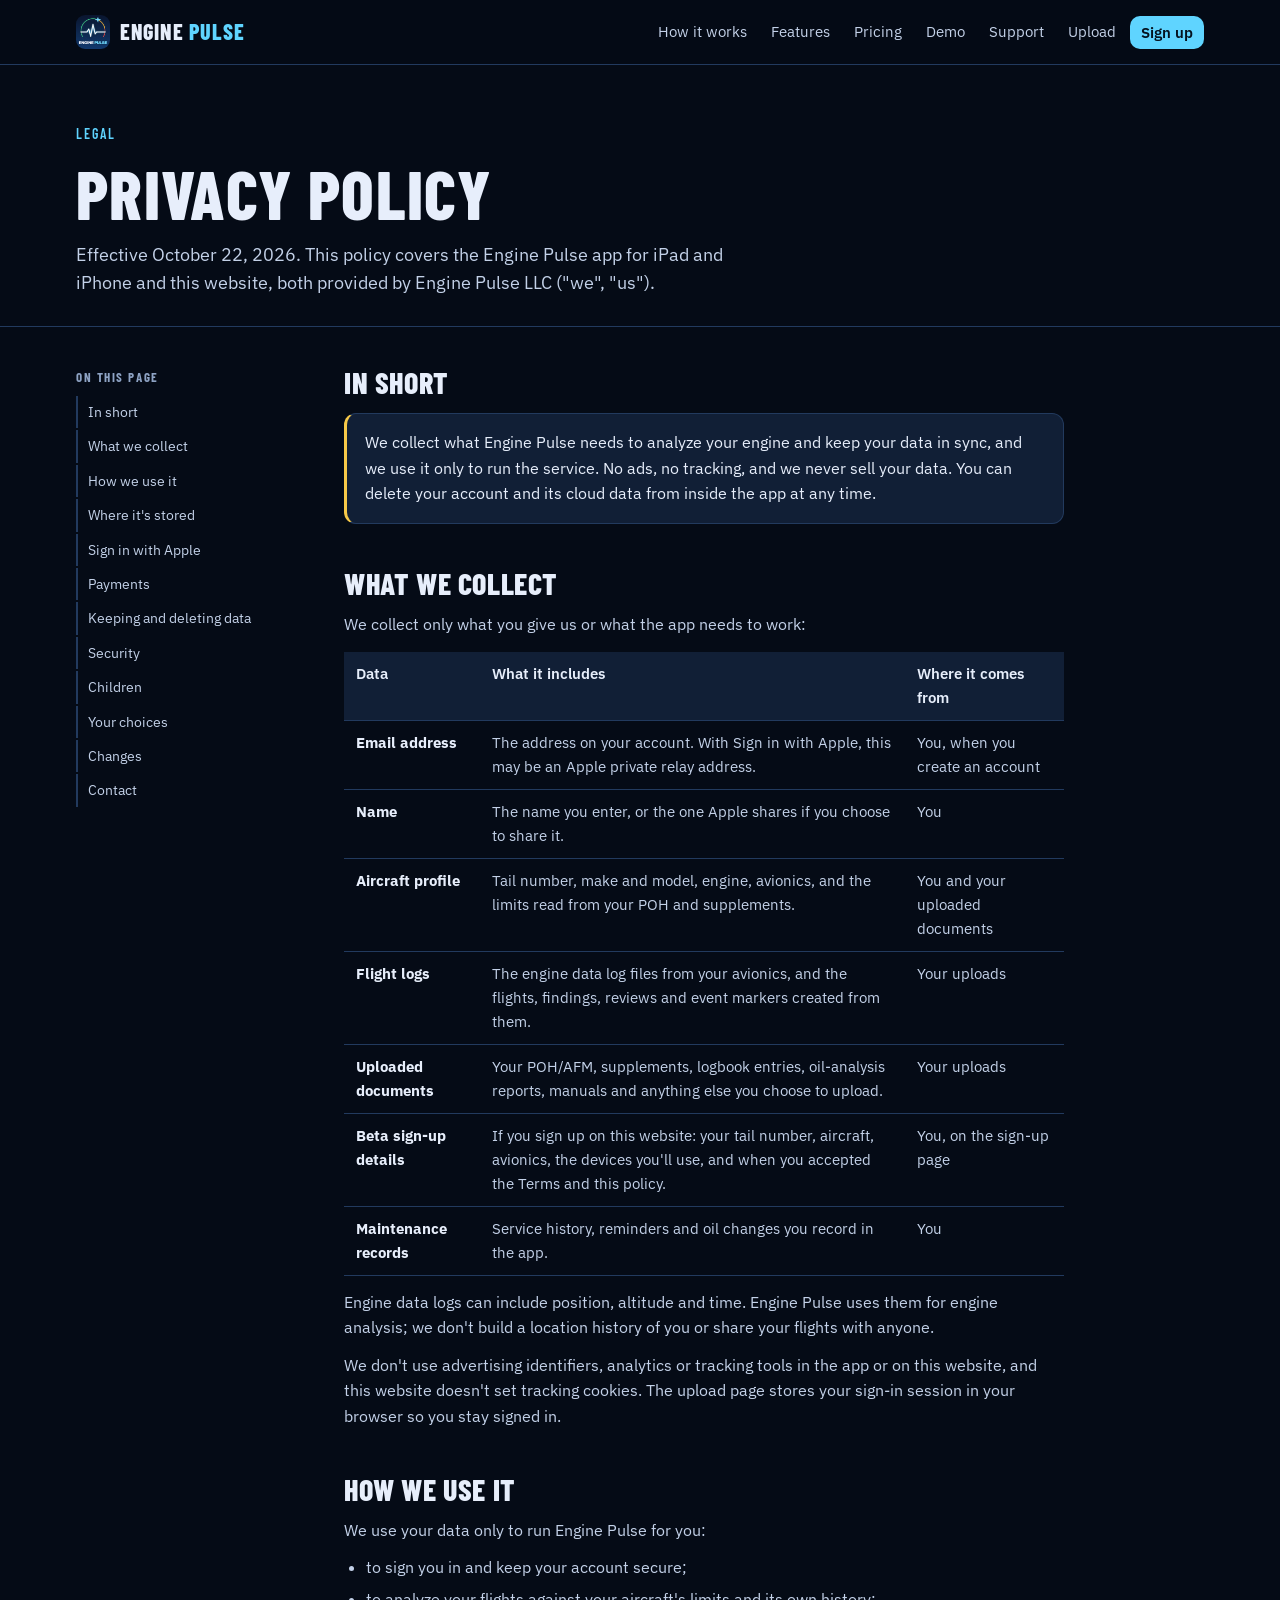
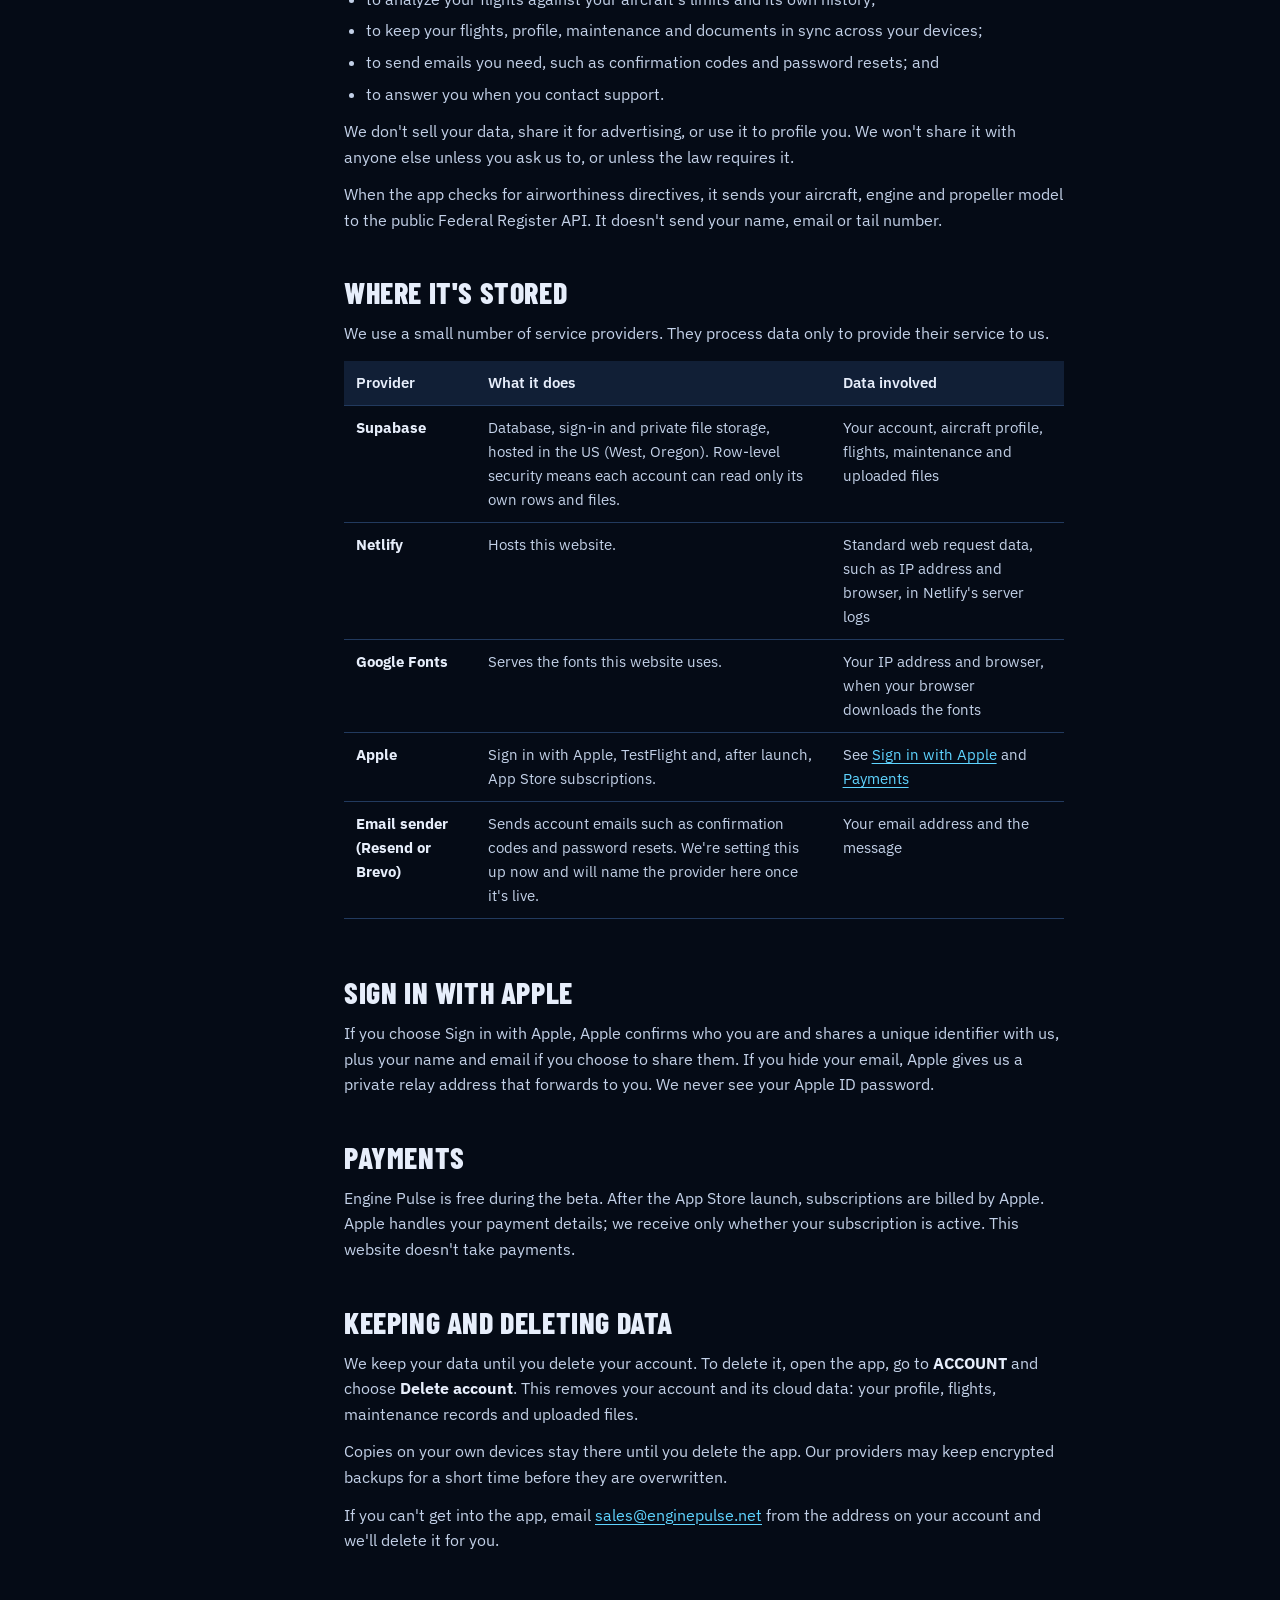
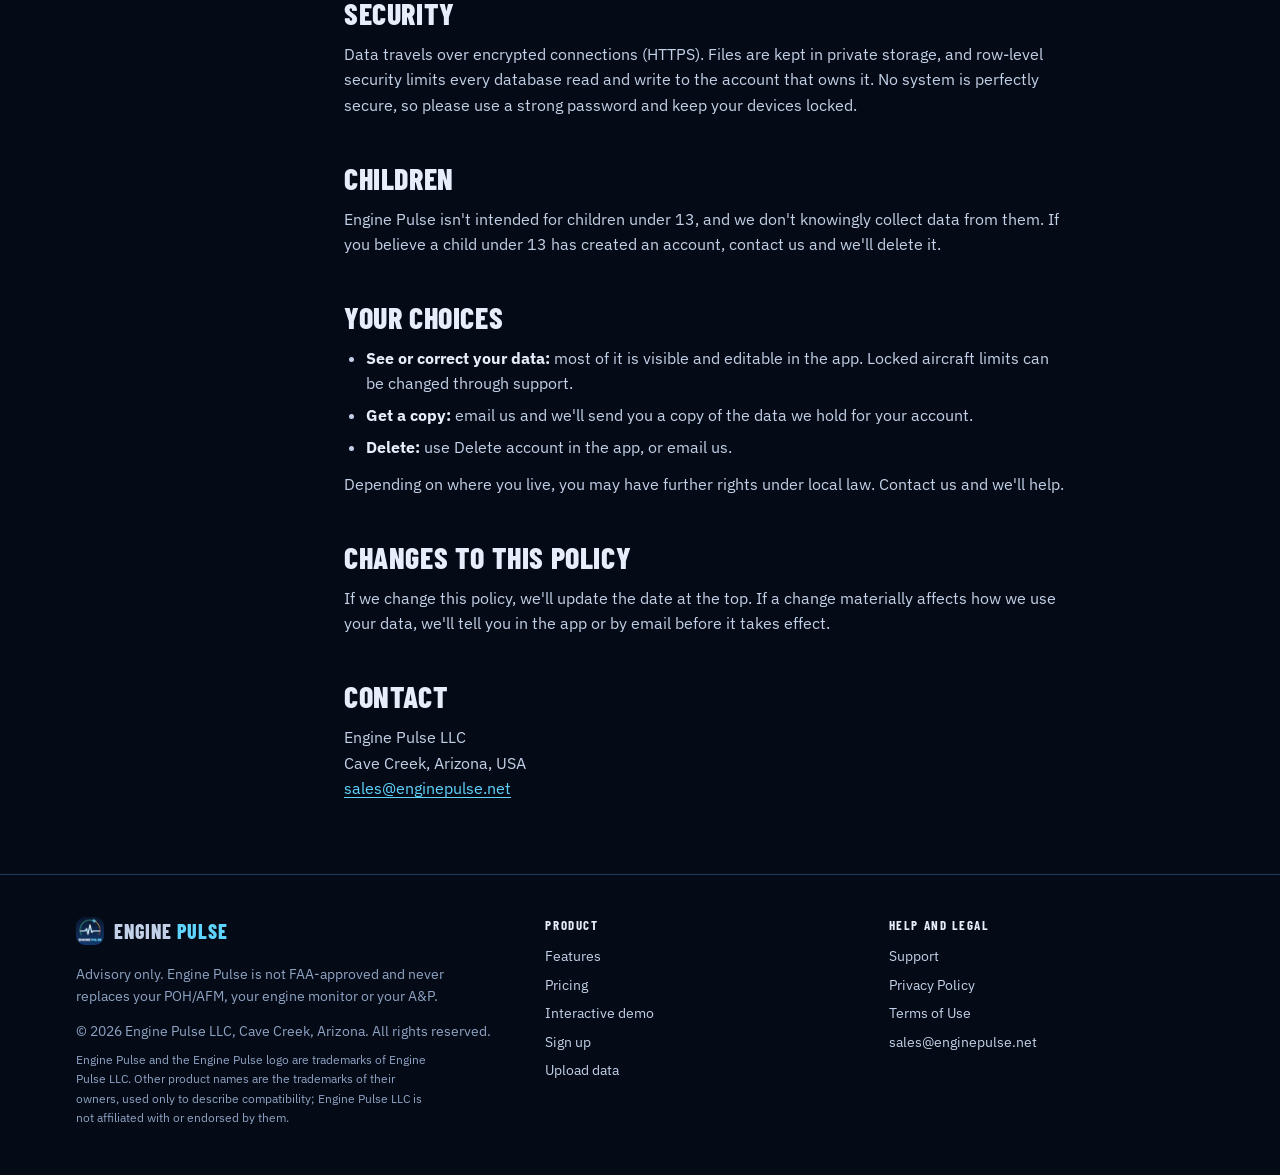
<file: web/privacy/index.html>
<!doctype html>
<html lang="en">
<head>
<meta charset="utf-8">
<meta name="viewport" content="width=device-width, initial-scale=1, viewport-fit=cover">
<title>Privacy Policy · Engine Pulse</title>
<meta name="description" content="What Engine Pulse collects, why, where it's stored and how to delete it.">
<meta name="theme-color" content="#050b16">
<link rel="canonical" href="https://enginepulse.net/privacy/">
<link rel="icon" href="../logo.png">
<link rel="preconnect" href="https://fonts.googleapis.com">
<link rel="preconnect" href="https://fonts.gstatic.com" crossorigin>
<link href="https://fonts.googleapis.com/css2?family=Barlow+Condensed:wght@600;700;800&family=IBM+Plex+Sans:wght@400;500;600&family=IBM+Plex+Mono:wght@400;600&display=swap" rel="stylesheet">
<link rel="stylesheet" href="../assets/site.css">
</head>
<body>
<a class="skip" href="#main">Skip to content</a>

<header class="top">
  <div class="wrap">
    <a class="brand" href="../" aria-label="Engine Pulse home"><img src="../logo.png" alt=""><span>Engine <b>Pulse</b></span></a>
    <button class="menu-toggle" type="button" aria-expanded="false" aria-controls="menu">Menu</button>
    <nav class="menu" id="menu" aria-label="Main">
      <a href="../#how">How it works</a>
      <a href="../#features">Features</a>
      <a href="../#pricing">Pricing</a>
      <a href="../demo/">Demo</a>
      <a href="../support/">Support</a>
      <a href="../upload/">Upload</a>
      <a class="btn btn-primary btn-sm" href="../signup/">Sign up</a>
    </nav>
  </div>
</header>

<main id="main">
  <div class="doc-head">
    <div class="wrap">
      <span class="eyebrow">Legal</span>
      <h1>Privacy Policy</h1>
      <p class="lede">Effective October 22, 2026. This policy covers the Engine Pulse app for iPad and iPhone and this website, both provided by Engine Pulse LLC ("we", "us").</p>
    </div>
  </div>

  <div class="wrap doc">
    <nav class="toc" aria-label="On this page">
      <b>On this page</b>
      <a href="#summary">In short</a>
      <a href="#collect">What we collect</a>
      <a href="#use">How we use it</a>
      <a href="#providers">Where it's stored</a>
      <a href="#apple">Sign in with Apple</a>
      <a href="#payments">Payments</a>
      <a href="#retention">Keeping and deleting data</a>
      <a href="#security">Security</a>
      <a href="#children">Children</a>
      <a href="#choices">Your choices</a>
      <a href="#changes">Changes</a>
      <a href="#contact">Contact</a>
    </nav>

    <article class="prose">
      <h2 id="summary">In short</h2>
      <div class="callout"><p>We collect what Engine Pulse needs to analyze your engine and keep your data in sync, and we use it only to run the service. No ads, no tracking, and we never sell your data. You can delete your account and its cloud data from inside the app at any time.</p></div>

      <h2 id="collect">What we collect</h2>
      <p>We collect only what you give us or what the app needs to work:</p>
      <div class="table-scroll">
        <table>
          <thead><tr><th>Data</th><th>What it includes</th><th>Where it comes from</th></tr></thead>
          <tbody>
            <tr><td><strong>Email address</strong></td><td>The address on your account. With Sign in with Apple, this may be an Apple private relay address.</td><td>You, when you create an account</td></tr>
            <tr><td><strong>Name</strong></td><td>The name you enter, or the one Apple shares if you choose to share it.</td><td>You</td></tr>
            <tr><td><strong>Aircraft profile</strong></td><td>Tail number, make and model, engine, avionics, and the limits read from your POH and supplements.</td><td>You and your uploaded documents</td></tr>
            <tr><td><strong>Flight logs</strong></td><td>The engine data log files from your avionics, and the flights, findings, reviews and event markers created from them.</td><td>Your uploads</td></tr>
            <tr><td><strong>Uploaded documents</strong></td><td>Your POH/AFM, supplements, logbook entries, oil-analysis reports, manuals and anything else you choose to upload.</td><td>Your uploads</td></tr>
            <tr><td><strong>Beta sign-up details</strong></td><td>If you sign up on this website: your tail number, aircraft, avionics, the devices you'll use, and when you accepted the Terms and this policy.</td><td>You, on the sign-up page</td></tr>
            <tr><td><strong>Maintenance records</strong></td><td>Service history, reminders and oil changes you record in the app.</td><td>You</td></tr>
          </tbody>
        </table>
      </div>
      <p>Engine data logs can include position, altitude and time. Engine Pulse uses them for engine analysis; we don't build a location history of you or share your flights with anyone.</p>
      <p>We don't use advertising identifiers, analytics or tracking tools in the app or on this website, and this website doesn't set tracking cookies. The upload page stores your sign-in session in your browser so you stay signed in.</p>

      <h2 id="use">How we use it</h2>
      <p>We use your data only to run Engine Pulse for you:</p>
      <ul>
        <li>to sign you in and keep your account secure;</li>
        <li>to analyze your flights against your aircraft's limits and its own history;</li>
        <li>to keep your flights, profile, maintenance and documents in sync across your devices;</li>
        <li>to send emails you need, such as confirmation codes and password resets; and</li>
        <li>to answer you when you contact support.</li>
      </ul>
      <p>We don't sell your data, share it for advertising, or use it to profile you. We won't share it with anyone else unless you ask us to, or unless the law requires it.</p>
      <p>When the app checks for airworthiness directives, it sends your aircraft, engine and propeller model to the public Federal Register API. It doesn't send your name, email or tail number.</p>

      <h2 id="providers">Where it's stored</h2>
      <p>We use a small number of service providers. They process data only to provide their service to us.</p>
      <div class="table-scroll">
        <table>
          <thead><tr><th>Provider</th><th>What it does</th><th>Data involved</th></tr></thead>
          <tbody>
            <tr><td><strong>Supabase</strong></td><td>Database, sign-in and private file storage, hosted in the US (West, Oregon). Row-level security means each account can read only its own rows and files.</td><td>Your account, aircraft profile, flights, maintenance and uploaded files</td></tr>
            <tr><td><strong>Netlify</strong></td><td>Hosts this website.</td><td>Standard web request data, such as IP address and browser, in Netlify's server logs</td></tr>
            <tr><td><strong>Google Fonts</strong></td><td>Serves the fonts this website uses.</td><td>Your IP address and browser, when your browser downloads the fonts</td></tr>
            <tr><td><strong>Apple</strong></td><td>Sign in with Apple, TestFlight and, after launch, App Store subscriptions.</td><td>See <a href="#apple">Sign in with Apple</a> and <a href="#payments">Payments</a></td></tr>
            <tr><td><strong>Email sender (Resend or Brevo)</strong></td><td>Sends account emails such as confirmation codes and password resets. We're setting this up now and will name the provider here once it's live.</td><td>Your email address and the message</td></tr>
          </tbody>
        </table>
      </div>

      <h2 id="apple">Sign in with Apple</h2>
      <p>If you choose Sign in with Apple, Apple confirms who you are and shares a unique identifier with us, plus your name and email if you choose to share them. If you hide your email, Apple gives us a private relay address that forwards to you. We never see your Apple ID password.</p>

      <h2 id="payments">Payments</h2>
      <p>Engine Pulse is free during the beta. After the App Store launch, subscriptions are billed by Apple. Apple handles your payment details; we receive only whether your subscription is active. This website doesn't take payments.</p>

      <h2 id="retention">Keeping and deleting data</h2>
      <p>We keep your data until you delete your account. To delete it, open the app, go to <strong>ACCOUNT</strong> and choose <strong>Delete account</strong>. This removes your account and its cloud data: your profile, flights, maintenance records and uploaded files.</p>
      <p>Copies on your own devices stay there until you delete the app. Our providers may keep encrypted backups for a short time before they are overwritten.</p>
      <p>If you can't get into the app, email <a href="mailto:sales@enginepulse.net">sales@enginepulse.net</a> from the address on your account and we'll delete it for you.</p>

      <h2 id="security">Security</h2>
      <p>Data travels over encrypted connections (HTTPS). Files are kept in private storage, and row-level security limits every database read and write to the account that owns it. No system is perfectly secure, so please use a strong password and keep your devices locked.</p>

      <h2 id="children">Children</h2>
      <p>Engine Pulse isn't intended for children under 13, and we don't knowingly collect data from them. If you believe a child under 13 has created an account, contact us and we'll delete it.</p>

      <h2 id="choices">Your choices</h2>
      <ul>
        <li><strong>See or correct your data:</strong> most of it is visible and editable in the app. Locked aircraft limits can be changed through support.</li>
        <li><strong>Get a copy:</strong> email us and we'll send you a copy of the data we hold for your account.</li>
        <li><strong>Delete:</strong> use Delete account in the app, or email us.</li>
      </ul>
      <p>Depending on where you live, you may have further rights under local law. Contact us and we'll help.</p>

      <h2 id="changes">Changes to this policy</h2>
      <p>If we change this policy, we'll update the date at the top. If a change materially affects how we use your data, we'll tell you in the app or by email before it takes effect.</p>

      <h2 id="contact">Contact</h2>
      <p>Engine Pulse LLC<br>Cave Creek, Arizona, USA<br><a href="mailto:sales@enginepulse.net">sales@enginepulse.net</a></p>
    </article>
  </div>
</main>

<footer class="site">
  <div class="wrap">
    <div>
      <a class="brand" href="../" style="font-size:20px"><img src="../logo.png" alt="" style="width:28px;height:28px"><span>Engine <b>Pulse</b></span></a>
      <p style="margin-top:12px">Advisory only. Engine Pulse is not FAA-approved and never replaces your POH/AFM, your engine monitor or your A&amp;P.</p>
      <p style="margin-top:12px">© <span id="year">2026</span> Engine Pulse LLC, Cave Creek, Arizona. All rights reserved.</p>
      <p style="margin-top:8px;font-size:12px">Engine Pulse and the Engine Pulse logo are trademarks of Engine Pulse LLC. Other product names are the trademarks of their owners, used only to describe compatibility; Engine Pulse LLC is not affiliated with or endorsed by them.</p>
    </div>
    <div>
      <h4>Product</h4>
      <ul>
        <li><a href="../#features">Features</a></li>
        <li><a href="../#pricing">Pricing</a></li>
        <li><a href="../demo/">Interactive demo</a></li>
        <li><a href="../signup/">Sign up</a></li>
        <li><a href="../upload/">Upload data</a></li>
      </ul>
    </div>
    <div>
      <h4>Help and legal</h4>
      <ul>
        <li><a href="../support/">Support</a></li>
        <li><a href="../privacy/" aria-current="page">Privacy Policy</a></li>
        <li><a href="../terms/">Terms of Use</a></li>
        <li><a href="mailto:sales@enginepulse.net">sales@enginepulse.net</a></li>
      </ul>
    </div>
  </div>
</footer>
<script src="../assets/site.js"></script>
</body>
</html>
</file>
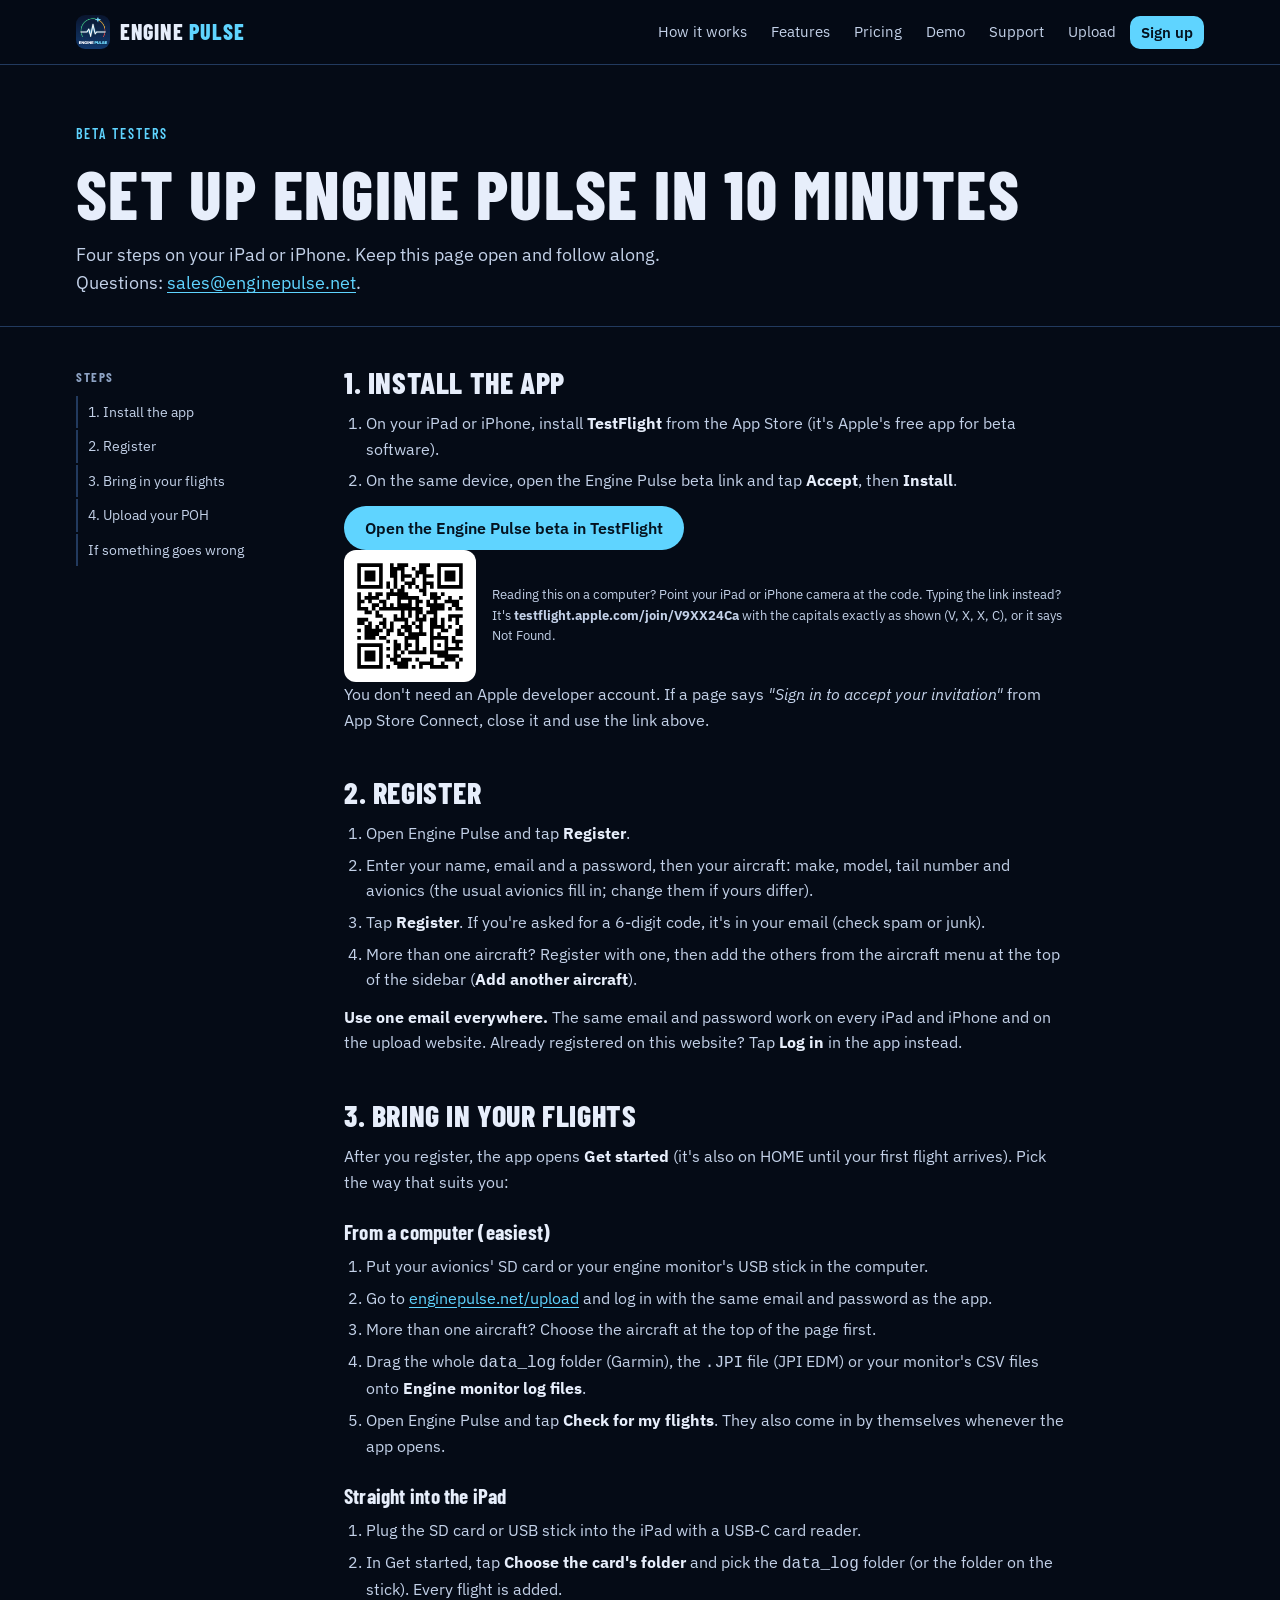
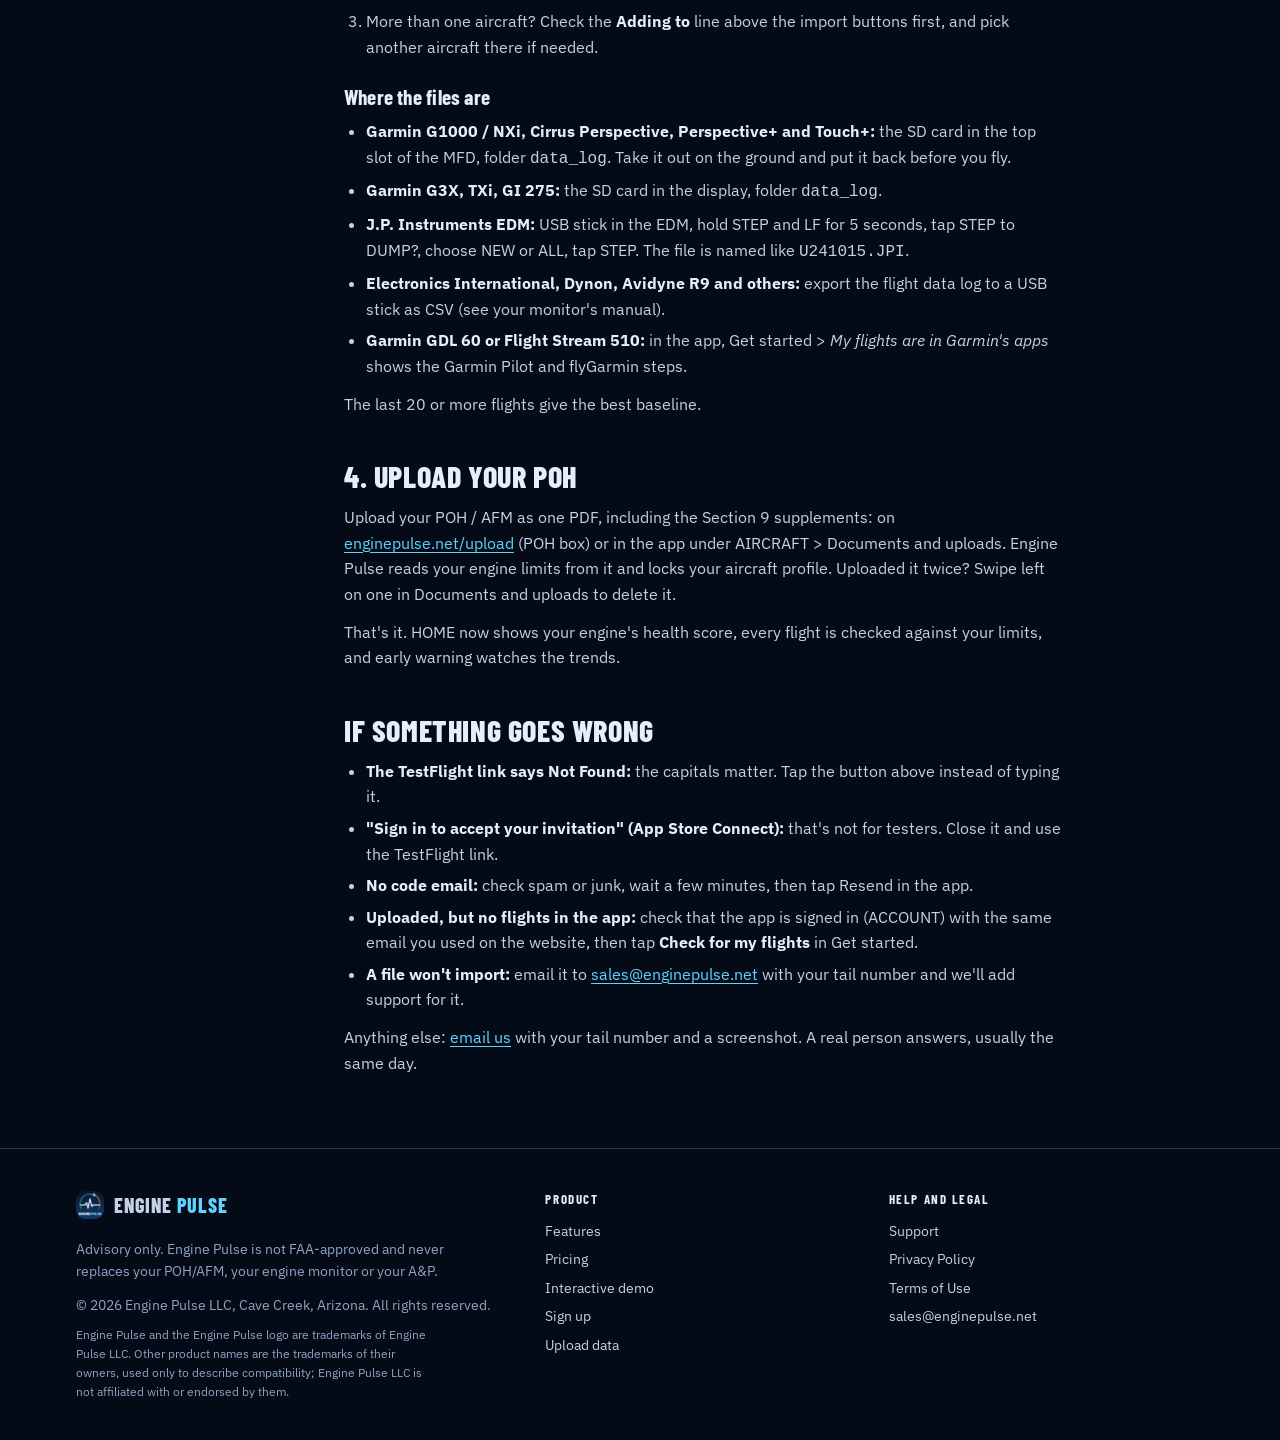
<file: web/start/index.html>
<!doctype html>
<html lang="en">
<head>
<meta charset="utf-8">
<meta name="viewport" content="width=device-width, initial-scale=1, viewport-fit=cover">
<title>Beta setup · Engine Pulse</title>
<meta name="description" content="Set up the Engine Pulse beta on your iPad or iPhone in four steps.">
<meta name="theme-color" content="#050b16">
<link rel="canonical" href="https://enginepulse.net/start/">
<link rel="icon" href="../logo.png">
<link rel="preconnect" href="https://fonts.googleapis.com">
<link rel="preconnect" href="https://fonts.gstatic.com" crossorigin>
<link href="https://fonts.googleapis.com/css2?family=Barlow+Condensed:wght@600;700;800&family=IBM+Plex+Sans:wght@400;500;600&family=IBM+Plex+Mono:wght@400;600&display=swap" rel="stylesheet">
<link rel="stylesheet" href="../assets/site.css">
</head>
<body>
<a class="skip" href="#main">Skip to content</a>

<header class="top">
  <div class="wrap">
    <a class="brand" href="../" aria-label="Engine Pulse home"><img src="../logo.png" alt=""><span>Engine <b>Pulse</b></span></a>
    <button class="menu-toggle" type="button" aria-expanded="false" aria-controls="menu">Menu</button>
    <nav class="menu" id="menu" aria-label="Main">
      <a href="../#how">How it works</a>
      <a href="../#features">Features</a>
      <a href="../#pricing">Pricing</a>
      <a href="../demo/">Demo</a>
      <a href="../support/">Support</a>
      <a href="../upload/">Upload</a>
      <a class="btn btn-primary btn-sm" href="../signup/">Sign up</a>
    </nav>
  </div>
</header>

<main id="main">
  <div class="doc-head">
    <div class="wrap">
      <span class="eyebrow">Beta testers</span>
      <h1>Set up Engine Pulse in 10 minutes</h1>
      <p class="lede">Four steps on your iPad or iPhone. Keep this page open and follow along. Questions: <a href="mailto:sales@enginepulse.net">sales@enginepulse.net</a>.</p>
    </div>
  </div>

  <div class="wrap doc">
    <nav class="toc" aria-label="On this page">
      <b>Steps</b>
      <a href="#app">1. Install the app</a>
      <a href="#register">2. Register</a>
      <a href="#flights">3. Bring in your flights</a>
      <a href="#poh">4. Upload your POH</a>
      <a href="#help">If something goes wrong</a>
    </nav>

    <article class="prose">
      <h2 id="app">1. Install the app</h2>
      <ol>
        <li>On your iPad or iPhone, install <strong>TestFlight</strong> from the App Store (it's Apple's free app for beta software).</li>
        <li>On the same device, open the Engine Pulse beta link and tap <strong>Accept</strong>, then <strong>Install</strong>.</li>
      </ol>
      <p><a class="btn btn-primary" href="https://testflight.apple.com/join/V9XX24Ca">Open the Engine Pulse beta in TestFlight</a></p>
      <div class="qr">
        <img src="../assets/testflight-qr.svg" alt="QR code for the Engine Pulse TestFlight beta link" width="132" height="132">
        <p class="fine">Reading this on a computer? Point your iPad or iPhone camera at the code. Typing the link instead? It's <b>testflight.apple.com/join/V9XX24Ca</b> with the capitals exactly as shown (V, X, X, C), or it says Not Found.</p>
      </div>
      <p>You don't need an Apple developer account. If a page says <em>"Sign in to accept your invitation"</em> from App Store Connect, close it and use the link above.</p>

      <h2 id="register">2. Register</h2>
      <ol>
        <li>Open Engine Pulse and tap <strong>Register</strong>.</li>
        <li>Enter your name, email and a password, then your aircraft: make, model, tail number and avionics (the usual avionics fill in; change them if yours differ).</li>
        <li>Tap <strong>Register</strong>. If you're asked for a 6-digit code, it's in your email (check spam or junk).</li>
        <li>More than one aircraft? Register with one, then add the others from the aircraft menu at the top of the sidebar (<strong>Add another aircraft</strong>).</li>
      </ol>
      <p><strong>Use one email everywhere.</strong> The same email and password work on every iPad and iPhone and on the upload website. Already registered on this website? Tap <strong>Log in</strong> in the app instead.</p>

      <h2 id="flights">3. Bring in your flights</h2>
      <p>After you register, the app opens <strong>Get started</strong> (it's also on HOME until your first flight arrives). Pick the way that suits you:</p>
      <h3>From a computer (easiest)</h3>
      <ol>
        <li>Put your avionics' SD card or your engine monitor's USB stick in the computer.</li>
        <li>Go to <a href="../upload/">enginepulse.net/upload</a> and log in with the same email and password as the app.</li>
        <li>More than one aircraft? Choose the aircraft at the top of the page first.</li>
        <li>Drag the whole <code>data_log</code> folder (Garmin), the <code>.JPI</code> file (JPI EDM) or your monitor's CSV files onto <strong>Engine monitor log files</strong>.</li>
        <li>Open Engine Pulse and tap <strong>Check for my flights</strong>. They also come in by themselves whenever the app opens.</li>
      </ol>
      <h3>Straight into the iPad</h3>
      <ol>
        <li>Plug the SD card or USB stick into the iPad with a USB-C card reader.</li>
        <li>In Get started, tap <strong>Choose the card's folder</strong> and pick the <code>data_log</code> folder (or the folder on the stick). Every flight is added.</li>
        <li>More than one aircraft? Check the <strong>Adding to</strong> line above the import buttons first, and pick another aircraft there if needed.</li>
      </ol>
      <h3>Where the files are</h3>
      <ul>
        <li><strong>Garmin G1000 / NXi, Cirrus Perspective, Perspective+ and Touch+:</strong> the SD card in the top slot of the MFD, folder <code>data_log</code>. Take it out on the ground and put it back before you fly.</li>
        <li><strong>Garmin G3X, TXi, GI 275:</strong> the SD card in the display, folder <code>data_log</code>.</li>
        <li><strong>J.P. Instruments EDM:</strong> USB stick in the EDM, hold STEP and LF for 5 seconds, tap STEP to DUMP?, choose NEW or ALL, tap STEP. The file is named like <code>U241015.JPI</code>.</li>
        <li><strong>Electronics International, Dynon, Avidyne R9 and others:</strong> export the flight data log to a USB stick as CSV (see your monitor's manual).</li>
        <li><strong>Garmin GDL 60 or Flight Stream 510:</strong> in the app, Get started &gt; <em>My flights are in Garmin's apps</em> shows the Garmin Pilot and flyGarmin steps.</li>
      </ul>
      <p>The last 20 or more flights give the best baseline.</p>

      <h2 id="poh">4. Upload your POH</h2>
      <p>Upload your POH / AFM as one PDF, including the Section 9 supplements: on <a href="../upload/">enginepulse.net/upload</a> (POH box) or in the app under AIRCRAFT &gt; Documents and uploads. Engine Pulse reads your engine limits from it and locks your aircraft profile. Uploaded it twice? Swipe left on one in Documents and uploads to delete it.</p>
      <p>That's it. HOME now shows your engine's health score, every flight is checked against your limits, and early warning watches the trends.</p>

      <h2 id="help">If something goes wrong</h2>
      <ul>
        <li><strong>The TestFlight link says Not Found:</strong> the capitals matter. Tap the button above instead of typing it.</li>
        <li><strong>"Sign in to accept your invitation" (App Store Connect):</strong> that's not for testers. Close it and use the TestFlight link.</li>
        <li><strong>No code email:</strong> check spam or junk, wait a few minutes, then tap Resend in the app.</li>
        <li><strong>Uploaded, but no flights in the app:</strong> check that the app is signed in (ACCOUNT) with the same email you used on the website, then tap <strong>Check for my flights</strong> in Get started.</li>
        <li><strong>A file won't import:</strong> email it to <a href="mailto:sales@enginepulse.net">sales@enginepulse.net</a> with your tail number and we'll add support for it.</li>
      </ul>
      <p>Anything else: <a href="mailto:sales@enginepulse.net?subject=Engine%20Pulse%20beta%20help">email us</a> with your tail number and a screenshot. A real person answers, usually the same day.</p>
    </article>
  </div>
</main>

<footer class="site">
  <div class="wrap">
    <div>
      <a class="brand" href="../" style="font-size:20px"><img src="../logo.png" alt="" style="width:28px;height:28px"><span>Engine <b>Pulse</b></span></a>
      <p style="margin-top:12px">Advisory only. Engine Pulse is not FAA-approved and never replaces your POH/AFM, your engine monitor or your A&amp;P.</p>
      <p style="margin-top:12px">© <span id="year">2026</span> Engine Pulse LLC, Cave Creek, Arizona. All rights reserved.</p>
      <p style="margin-top:8px;font-size:12px">Engine Pulse and the Engine Pulse logo are trademarks of Engine Pulse LLC. Other product names are the trademarks of their owners, used only to describe compatibility; Engine Pulse LLC is not affiliated with or endorsed by them.</p>
    </div>
    <div>
      <h4>Product</h4>
      <ul>
        <li><a href="../#features">Features</a></li>
        <li><a href="../#pricing">Pricing</a></li>
        <li><a href="../demo/">Interactive demo</a></li>
        <li><a href="../signup/">Sign up</a></li>
        <li><a href="../upload/">Upload data</a></li>
      </ul>
    </div>
    <div>
      <h4>Help and legal</h4>
      <ul>
        <li><a href="../support/">Support</a></li>
        <li><a href="../privacy/">Privacy Policy</a></li>
        <li><a href="../terms/">Terms of Use</a></li>
        <li><a href="mailto:sales@enginepulse.net">sales@enginepulse.net</a></li>
      </ul>
    </div>
  </div>
</footer>
<script src="../assets/site.js"></script>
</body>
</html>
</file>
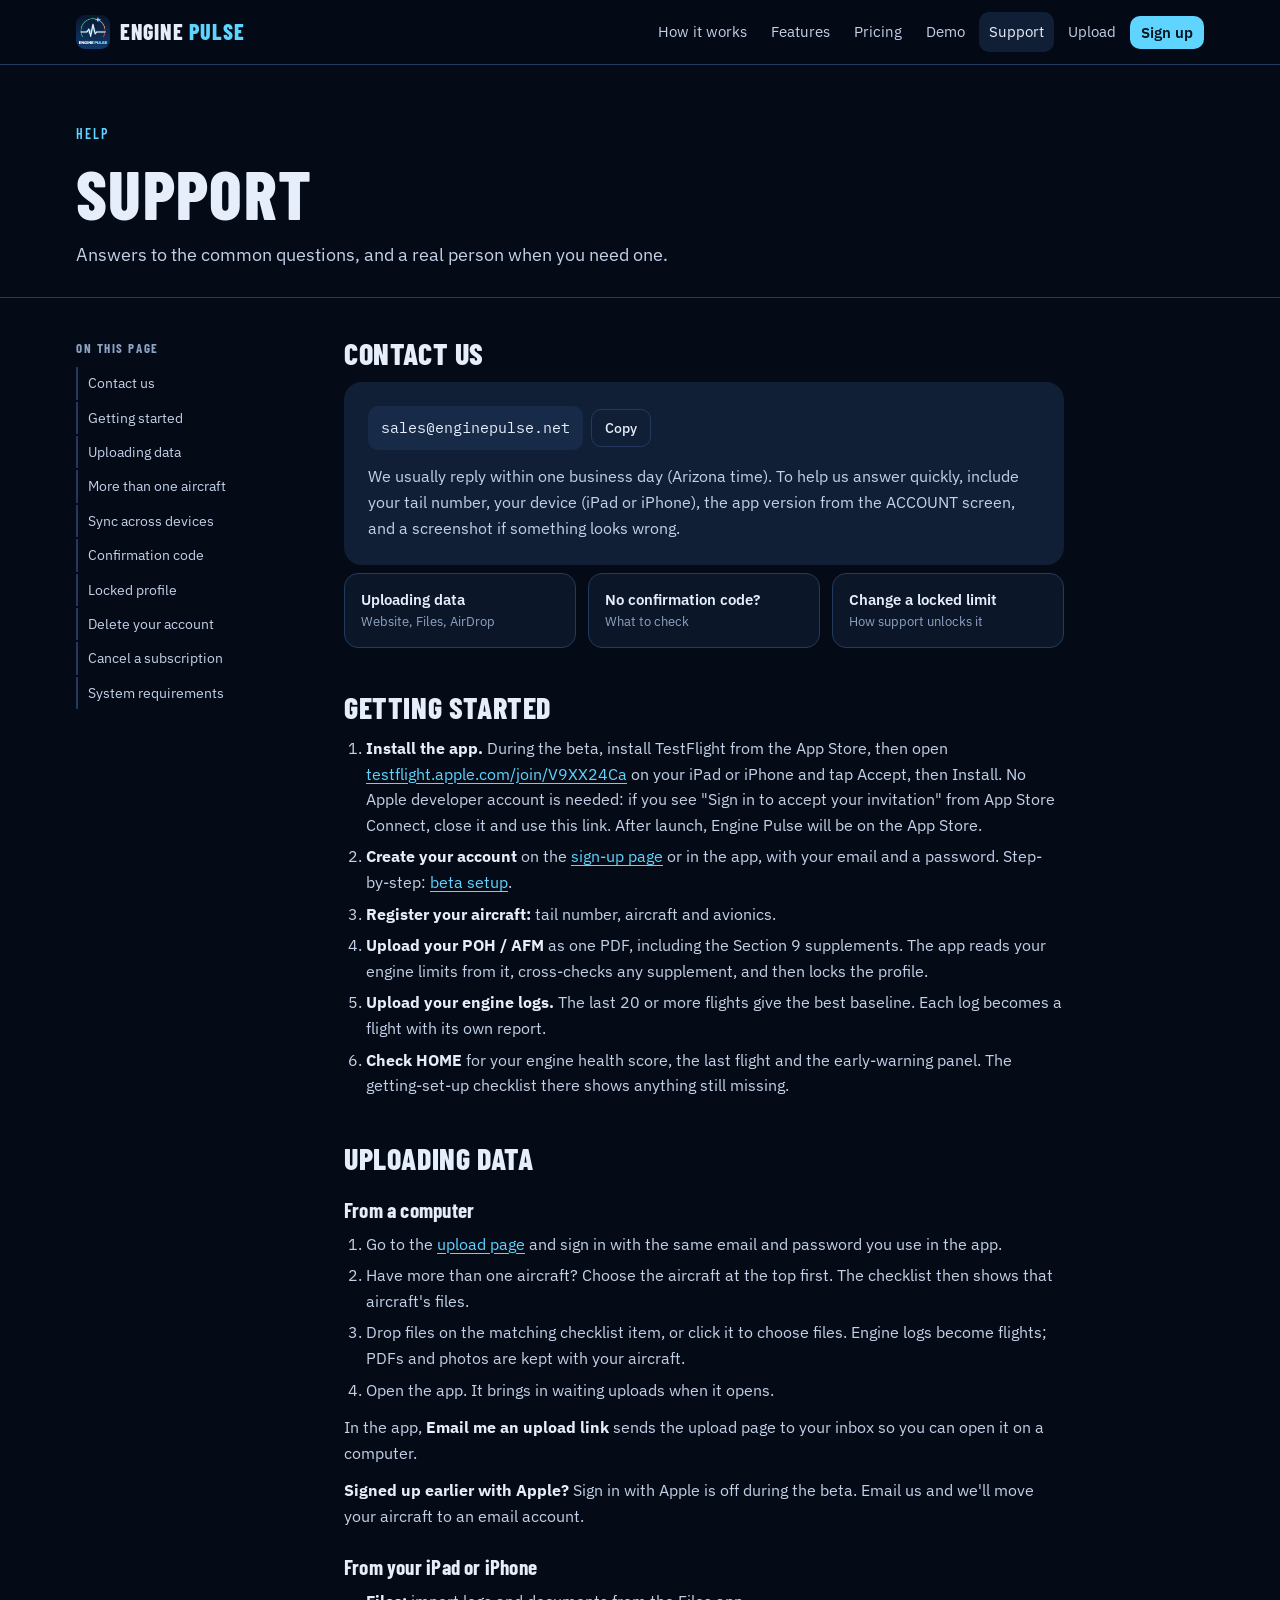
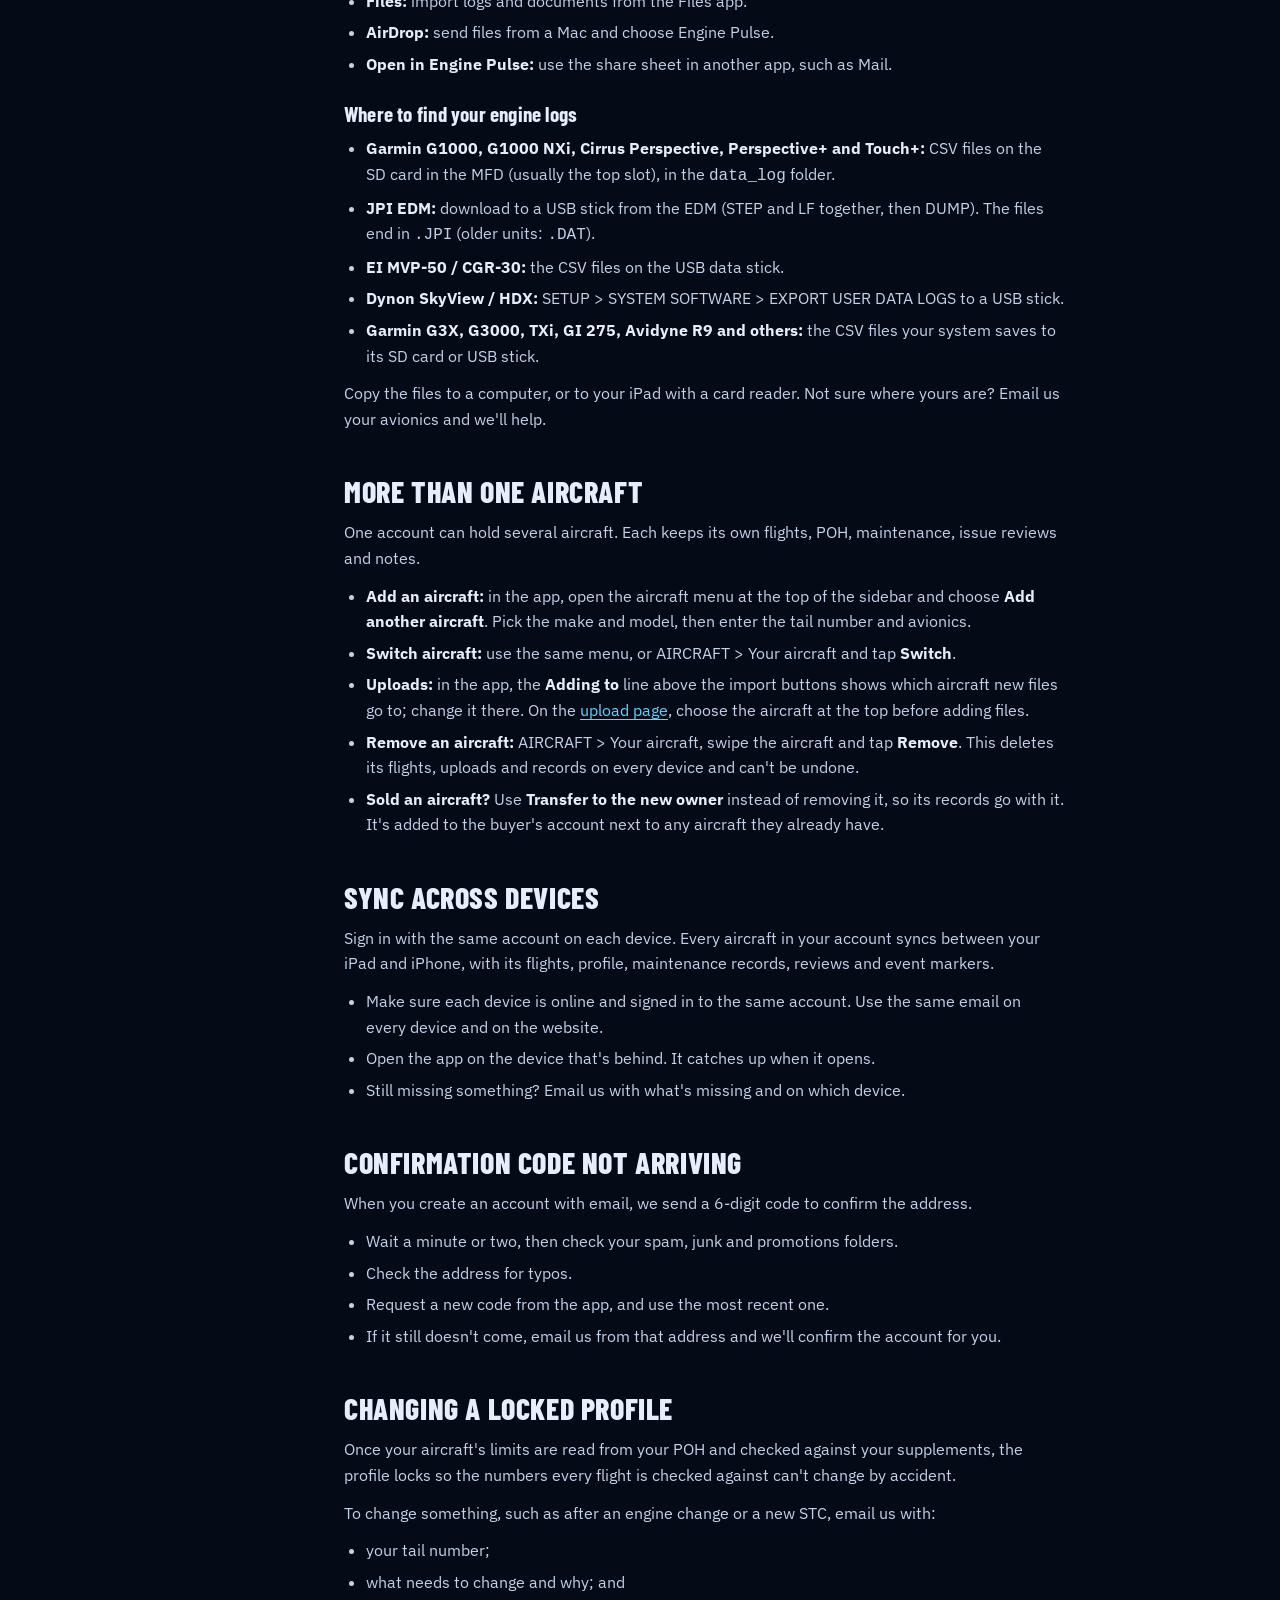
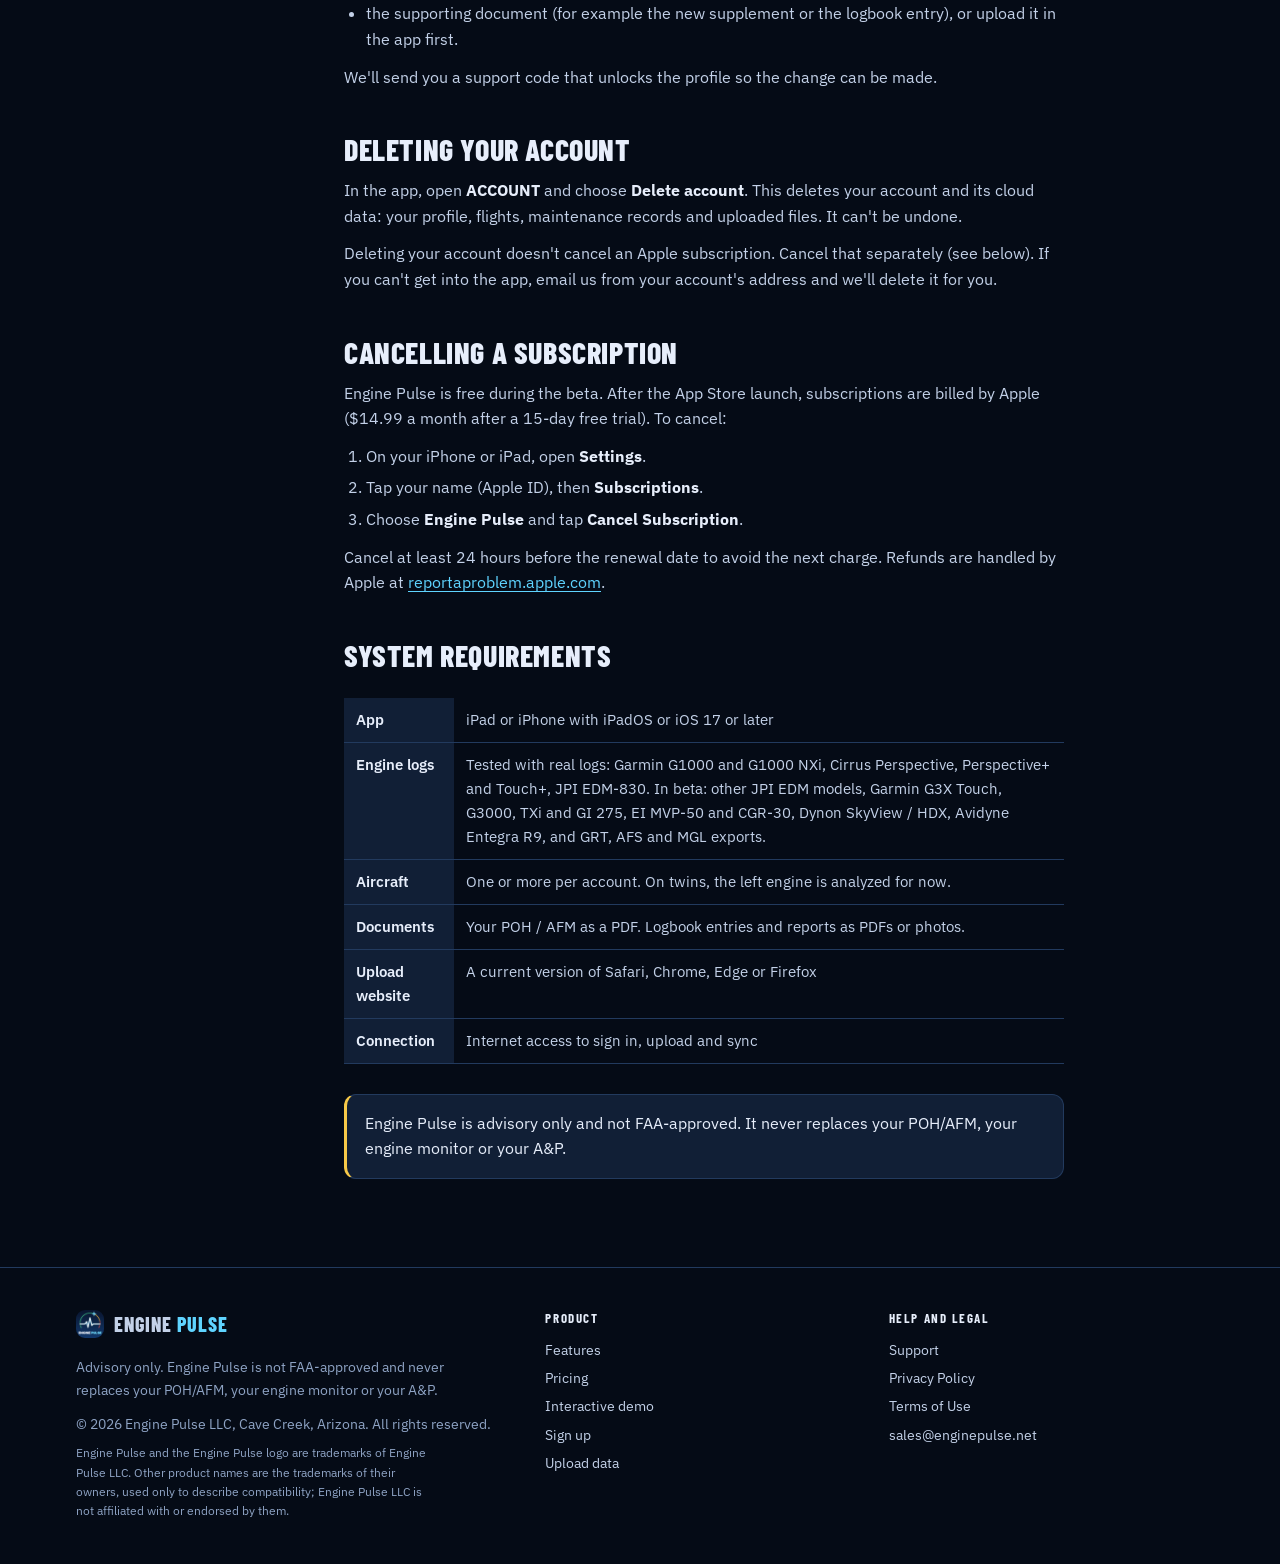
<file: web/support/index.html>
<!doctype html>
<html lang="en">
<head>
<meta charset="utf-8">
<meta name="viewport" content="width=device-width, initial-scale=1, viewport-fit=cover">
<title>Support · Engine Pulse</title>
<meta name="description" content="Get help with Engine Pulse: getting started, uploading data, sync, confirmation codes, locked profiles, deleting your account and subscriptions.">
<meta name="theme-color" content="#050b16">
<link rel="canonical" href="https://enginepulse.net/support/">
<link rel="icon" href="../logo.png">
<link rel="preconnect" href="https://fonts.googleapis.com">
<link rel="preconnect" href="https://fonts.gstatic.com" crossorigin>
<link href="https://fonts.googleapis.com/css2?family=Barlow+Condensed:wght@600;700;800&family=IBM+Plex+Sans:wght@400;500;600&family=IBM+Plex+Mono:wght@400;600&display=swap" rel="stylesheet">
<link rel="stylesheet" href="../assets/site.css">
</head>
<body>
<a class="skip" href="#main">Skip to content</a>

<header class="top">
  <div class="wrap">
    <a class="brand" href="../" aria-label="Engine Pulse home"><img src="../logo.png" alt=""><span>Engine <b>Pulse</b></span></a>
    <button class="menu-toggle" type="button" aria-expanded="false" aria-controls="menu">Menu</button>
    <nav class="menu" id="menu" aria-label="Main">
      <a href="../#how">How it works</a>
      <a href="../#features">Features</a>
      <a href="../#pricing">Pricing</a>
      <a href="../demo/">Demo</a>
      <a href="../support/" aria-current="page">Support</a>
      <a href="../upload/">Upload</a>
      <a class="btn btn-primary btn-sm" href="../signup/">Sign up</a>
    </nav>
  </div>
</header>

<main id="main">
  <div class="doc-head">
    <div class="wrap">
      <span class="eyebrow">Help</span>
      <h1>Support</h1>
      <p class="lede">Answers to the common questions, and a real person when you need one.</p>
    </div>
  </div>

  <div class="wrap doc">
    <nav class="toc" aria-label="On this page">
      <b>On this page</b>
      <a href="#contact">Contact us</a>
      <a href="#start">Getting started</a>
      <a href="#upload">Uploading data</a>
      <a href="#aircraft">More than one aircraft</a>
      <a href="#sync">Sync across devices</a>
      <a href="#code">Confirmation code</a>
      <a href="#locked">Locked profile</a>
      <a href="#delete">Delete your account</a>
      <a href="#cancel">Cancel a subscription</a>
      <a href="#requirements">System requirements</a>
    </nav>

    <article class="prose">
      <h2 id="contact">Contact us</h2>
      <div class="contact" style="margin:4px 0 8px">
        <div class="addr"><code id="email">sales@enginepulse.net</code><button class="copy" type="button" data-copy="email">Copy</button></div>
        <p>We usually reply within one business day (Arizona time). To help us answer quickly, include your tail number, your device (iPad or iPhone), the app version from the ACCOUNT screen, and a screenshot if something looks wrong.</p>
      </div>
      <div class="help-grid">
        <a href="#upload">Uploading data<small>Website, Files, AirDrop</small></a>
        <a href="#code">No confirmation code?<small>What to check</small></a>
        <a href="#locked">Change a locked limit<small>How support unlocks it</small></a>
      </div>

      <h2 id="start">Getting started</h2>
      <ol>
        <li><strong>Install the app.</strong> During the beta, install TestFlight from the App Store, then open <a href="https://testflight.apple.com/join/V9XX24Ca">testflight.apple.com/join/V9XX24Ca</a> on your iPad or iPhone and tap Accept, then Install. No Apple developer account is needed: if you see "Sign in to accept your invitation" from App Store Connect, close it and use this link. After launch, Engine Pulse will be on the App Store.</li>
        <li><strong>Create your account</strong> on the <a href="../signup/">sign-up page</a> or in the app, with your email and a password. Step-by-step: <a href="../start/">beta setup</a>.</li>
        <li><strong>Register your aircraft:</strong> tail number, aircraft and avionics.</li>
        <li><strong>Upload your POH / AFM</strong> as one PDF, including the Section 9 supplements. The app reads your engine limits from it, cross-checks any supplement, and then locks the profile.</li>
        <li><strong>Upload your engine logs.</strong> The last 20 or more flights give the best baseline. Each log becomes a flight with its own report.</li>
        <li><strong>Check HOME</strong> for your engine health score, the last flight and the early-warning panel. The getting-set-up checklist there shows anything still missing.</li>
      </ol>

      <h2 id="upload">Uploading data</h2>
      <h3>From a computer</h3>
      <ol>
        <li>Go to the <a href="../upload/">upload page</a> and sign in with the same email and password you use in the app.</li>
        <li>Have more than one aircraft? Choose the aircraft at the top first. The checklist then shows that aircraft's files.</li>
        <li>Drop files on the matching checklist item, or click it to choose files. Engine logs become flights; PDFs and photos are kept with your aircraft.</li>
        <li>Open the app. It brings in waiting uploads when it opens.</li>
      </ol>
      <p>In the app, <strong>Email me an upload link</strong> sends the upload page to your inbox so you can open it on a computer.</p>
      <p><strong>Signed up earlier with Apple?</strong> Sign in with Apple is off during the beta. Email us and we'll move your aircraft to an email account.</p>
      <h3>From your iPad or iPhone</h3>
      <ul>
        <li><strong>Files:</strong> import logs and documents from the Files app.</li>
        <li><strong>AirDrop:</strong> send files from a Mac and choose Engine Pulse.</li>
        <li><strong>Open in Engine Pulse:</strong> use the share sheet in another app, such as Mail.</li>
      </ul>
      <h3>Where to find your engine logs</h3>
      <ul>
        <li><strong>Garmin G1000, G1000 NXi, Cirrus Perspective, Perspective+ and Touch+:</strong> CSV files on the SD card in the MFD (usually the top slot), in the <code>data_log</code> folder.</li>
        <li><strong>JPI EDM:</strong> download to a USB stick from the EDM (STEP and LF together, then DUMP). The files end in <code>.JPI</code> (older units: <code>.DAT</code>).</li>
        <li><strong>EI MVP-50 / CGR-30:</strong> the CSV files on the USB data stick.</li>
        <li><strong>Dynon SkyView / HDX:</strong> SETUP &gt; SYSTEM SOFTWARE &gt; EXPORT USER DATA LOGS to a USB stick.</li>
        <li><strong>Garmin G3X, G3000, TXi, GI 275, Avidyne R9 and others:</strong> the CSV files your system saves to its SD card or USB stick.</li>
      </ul>
      <p>Copy the files to a computer, or to your iPad with a card reader. Not sure where yours are? Email us your avionics and we'll help.</p>

      <h2 id="aircraft">More than one aircraft</h2>
      <p>One account can hold several aircraft. Each keeps its own flights, POH, maintenance, issue reviews and notes.</p>
      <ul>
        <li><strong>Add an aircraft:</strong> in the app, open the aircraft menu at the top of the sidebar and choose <strong>Add another aircraft</strong>. Pick the make and model, then enter the tail number and avionics.</li>
        <li><strong>Switch aircraft:</strong> use the same menu, or AIRCRAFT &gt; Your aircraft and tap <strong>Switch</strong>.</li>
        <li><strong>Uploads:</strong> in the app, the <strong>Adding to</strong> line above the import buttons shows which aircraft new files go to; change it there. On the <a href="../upload/">upload page</a>, choose the aircraft at the top before adding files.</li>
        <li><strong>Remove an aircraft:</strong> AIRCRAFT &gt; Your aircraft, swipe the aircraft and tap <strong>Remove</strong>. This deletes its flights, uploads and records on every device and can't be undone.</li>
        <li><strong>Sold an aircraft?</strong> Use <strong>Transfer to the new owner</strong> instead of removing it, so its records go with it. It's added to the buyer's account next to any aircraft they already have.</li>
      </ul>

      <h2 id="sync">Sync across devices</h2>
      <p>Sign in with the same account on each device. Every aircraft in your account syncs between your iPad and iPhone, with its flights, profile, maintenance records, reviews and event markers.</p>
      <ul>
        <li>Make sure each device is online and signed in to the same account. Use the same email on every device and on the website.</li>
        <li>Open the app on the device that's behind. It catches up when it opens.</li>
        <li>Still missing something? Email us with what's missing and on which device.</li>
      </ul>

      <h2 id="code">Confirmation code not arriving</h2>
      <p>When you create an account with email, we send a 6-digit code to confirm the address.</p>
      <ul>
        <li>Wait a minute or two, then check your spam, junk and promotions folders.</li>
        <li>Check the address for typos.</li>
        <li>Request a new code from the app, and use the most recent one.</li>
        <li>If it still doesn't come, email us from that address and we'll confirm the account for you.</li>
      </ul>

      <h2 id="locked">Changing a locked profile</h2>
      <p>Once your aircraft's limits are read from your POH and checked against your supplements, the profile locks so the numbers every flight is checked against can't change by accident.</p>
      <p>To change something, such as after an engine change or a new STC, email us with:</p>
      <ul>
        <li>your tail number;</li>
        <li>what needs to change and why; and</li>
        <li>the supporting document (for example the new supplement or the logbook entry), or upload it in the app first.</li>
      </ul>
      <p>We'll send you a support code that unlocks the profile so the change can be made.</p>

      <h2 id="delete">Deleting your account</h2>
      <p>In the app, open <strong>ACCOUNT</strong> and choose <strong>Delete account</strong>. This deletes your account and its cloud data: your profile, flights, maintenance records and uploaded files. It can't be undone.</p>
      <p>Deleting your account doesn't cancel an Apple subscription. Cancel that separately (see below). If you can't get into the app, email us from your account's address and we'll delete it for you.</p>

      <h2 id="cancel">Cancelling a subscription</h2>
      <p>Engine Pulse is free during the beta. After the App Store launch, subscriptions are billed by Apple ($14.99 a month after a 15-day free trial). To cancel:</p>
      <ol>
        <li>On your iPhone or iPad, open <strong>Settings</strong>.</li>
        <li>Tap your name (Apple ID), then <strong>Subscriptions</strong>.</li>
        <li>Choose <strong>Engine Pulse</strong> and tap <strong>Cancel Subscription</strong>.</li>
      </ol>
      <p>Cancel at least 24 hours before the renewal date to avoid the next charge. Refunds are handled by Apple at <a href="https://reportaproblem.apple.com" rel="noopener">reportaproblem.apple.com</a>.</p>

      <h2 id="requirements">System requirements</h2>
      <div class="table-scroll">
        <table>
          <tbody>
            <tr><th>App</th><td>iPad or iPhone with iPadOS or iOS 17 or later</td></tr>
            <tr><th>Engine logs</th><td>Tested with real logs: Garmin G1000 and G1000 NXi, Cirrus Perspective, Perspective+ and Touch+, JPI EDM-830. In beta: other JPI EDM models, Garmin G3X Touch, G3000, TXi and GI 275, EI MVP-50 and CGR-30, Dynon SkyView / HDX, Avidyne Entegra R9, and GRT, AFS and MGL exports.</td></tr>
            <tr><th>Aircraft</th><td>One or more per account. On twins, the left engine is analyzed for now.</td></tr>
            <tr><th>Documents</th><td>Your POH / AFM as a PDF. Logbook entries and reports as PDFs or photos.</td></tr>
            <tr><th>Upload website</th><td>A current version of Safari, Chrome, Edge or Firefox</td></tr>
            <tr><th>Connection</th><td>Internet access to sign in, upload and sync</td></tr>
          </tbody>
        </table>
      </div>
      <div class="callout"><p>Engine Pulse is advisory only and not FAA-approved. It never replaces your POH/AFM, your engine monitor or your A&amp;P.</p></div>
    </article>
  </div>
</main>

<footer class="site">
  <div class="wrap">
    <div>
      <a class="brand" href="../" style="font-size:20px"><img src="../logo.png" alt="" style="width:28px;height:28px"><span>Engine <b>Pulse</b></span></a>
      <p style="margin-top:12px">Advisory only. Engine Pulse is not FAA-approved and never replaces your POH/AFM, your engine monitor or your A&amp;P.</p>
      <p style="margin-top:12px">© <span id="year">2026</span> Engine Pulse LLC, Cave Creek, Arizona. All rights reserved.</p>
      <p style="margin-top:8px;font-size:12px">Engine Pulse and the Engine Pulse logo are trademarks of Engine Pulse LLC. Other product names are the trademarks of their owners, used only to describe compatibility; Engine Pulse LLC is not affiliated with or endorsed by them.</p>
    </div>
    <div>
      <h4>Product</h4>
      <ul>
        <li><a href="../#features">Features</a></li>
        <li><a href="../#pricing">Pricing</a></li>
        <li><a href="../demo/">Interactive demo</a></li>
        <li><a href="../signup/">Sign up</a></li>
        <li><a href="../upload/">Upload data</a></li>
      </ul>
    </div>
    <div>
      <h4>Help and legal</h4>
      <ul>
        <li><a href="../support/" aria-current="page">Support</a></li>
        <li><a href="../privacy/">Privacy Policy</a></li>
        <li><a href="../terms/">Terms of Use</a></li>
        <li><a href="mailto:sales@enginepulse.net">sales@enginepulse.net</a></li>
      </ul>
    </div>
  </div>
</footer>
<script src="../assets/site.js"></script>
</body>
</html>
</file>
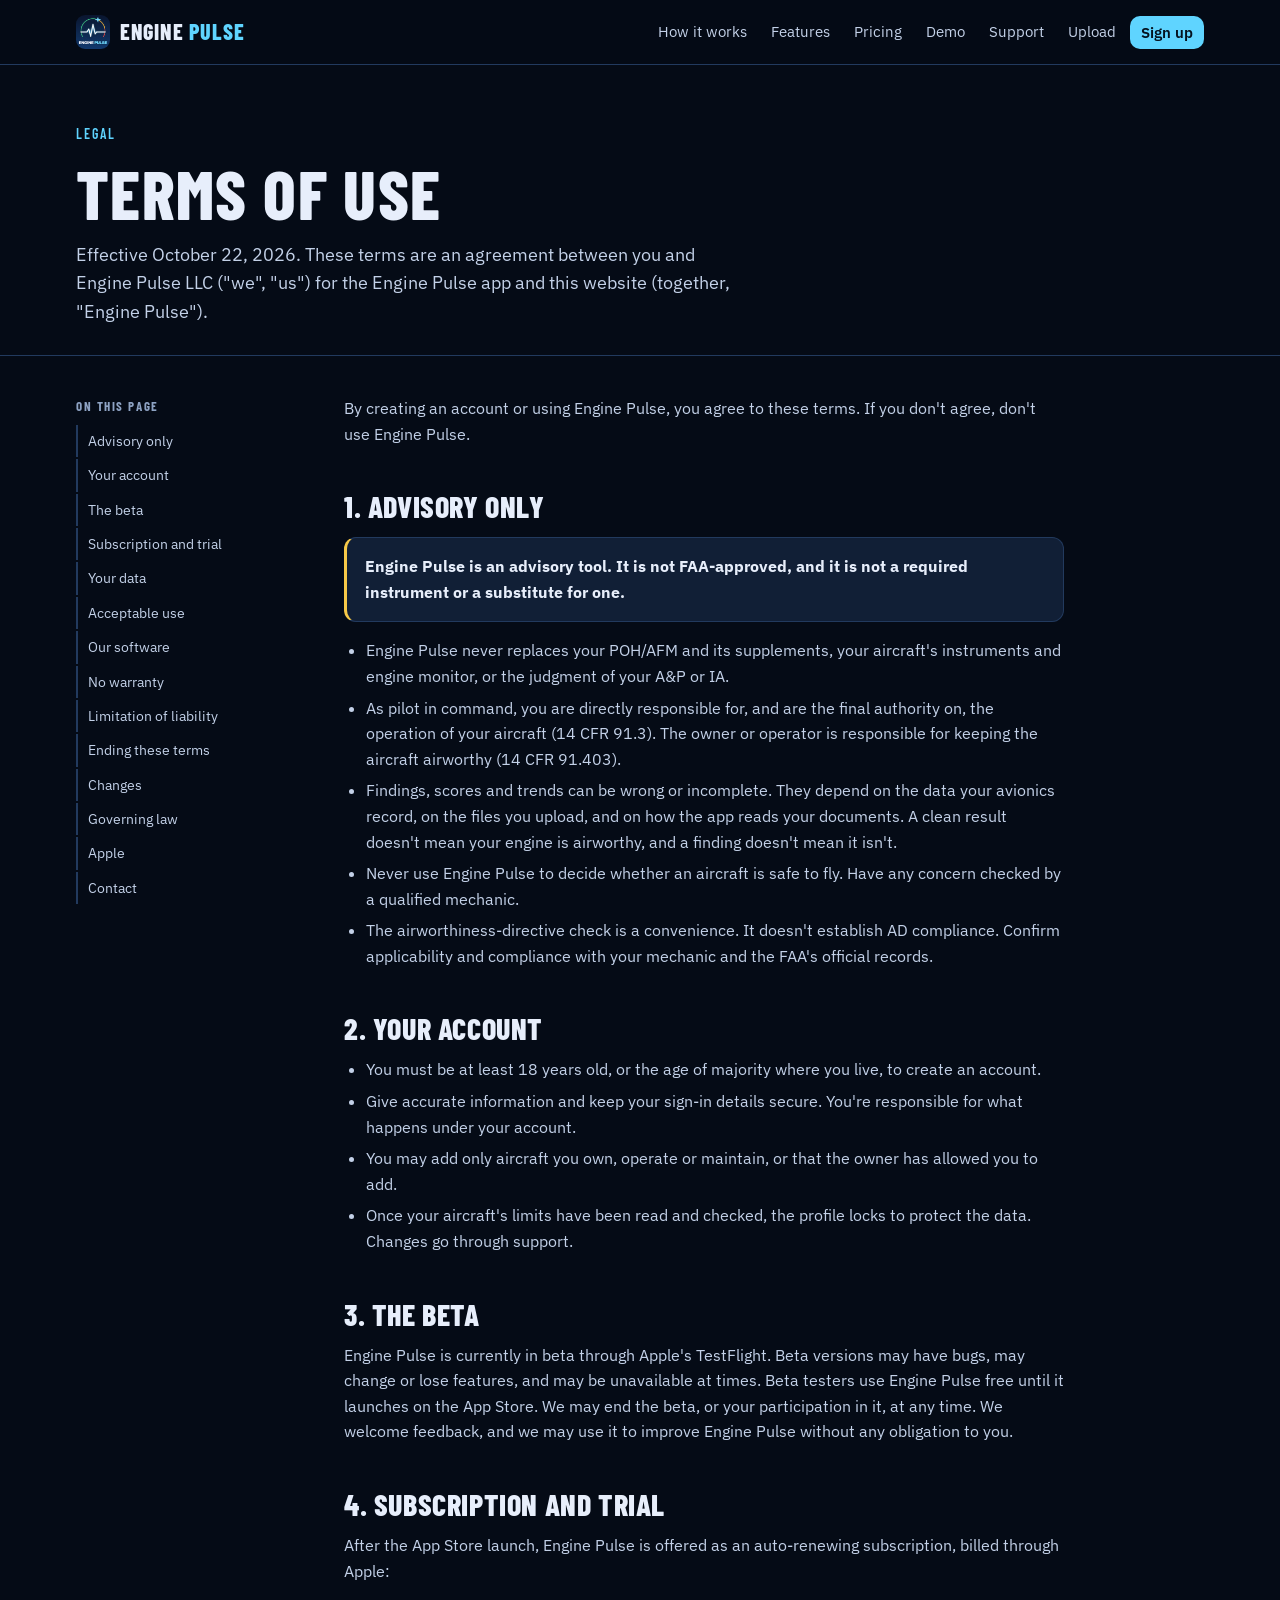
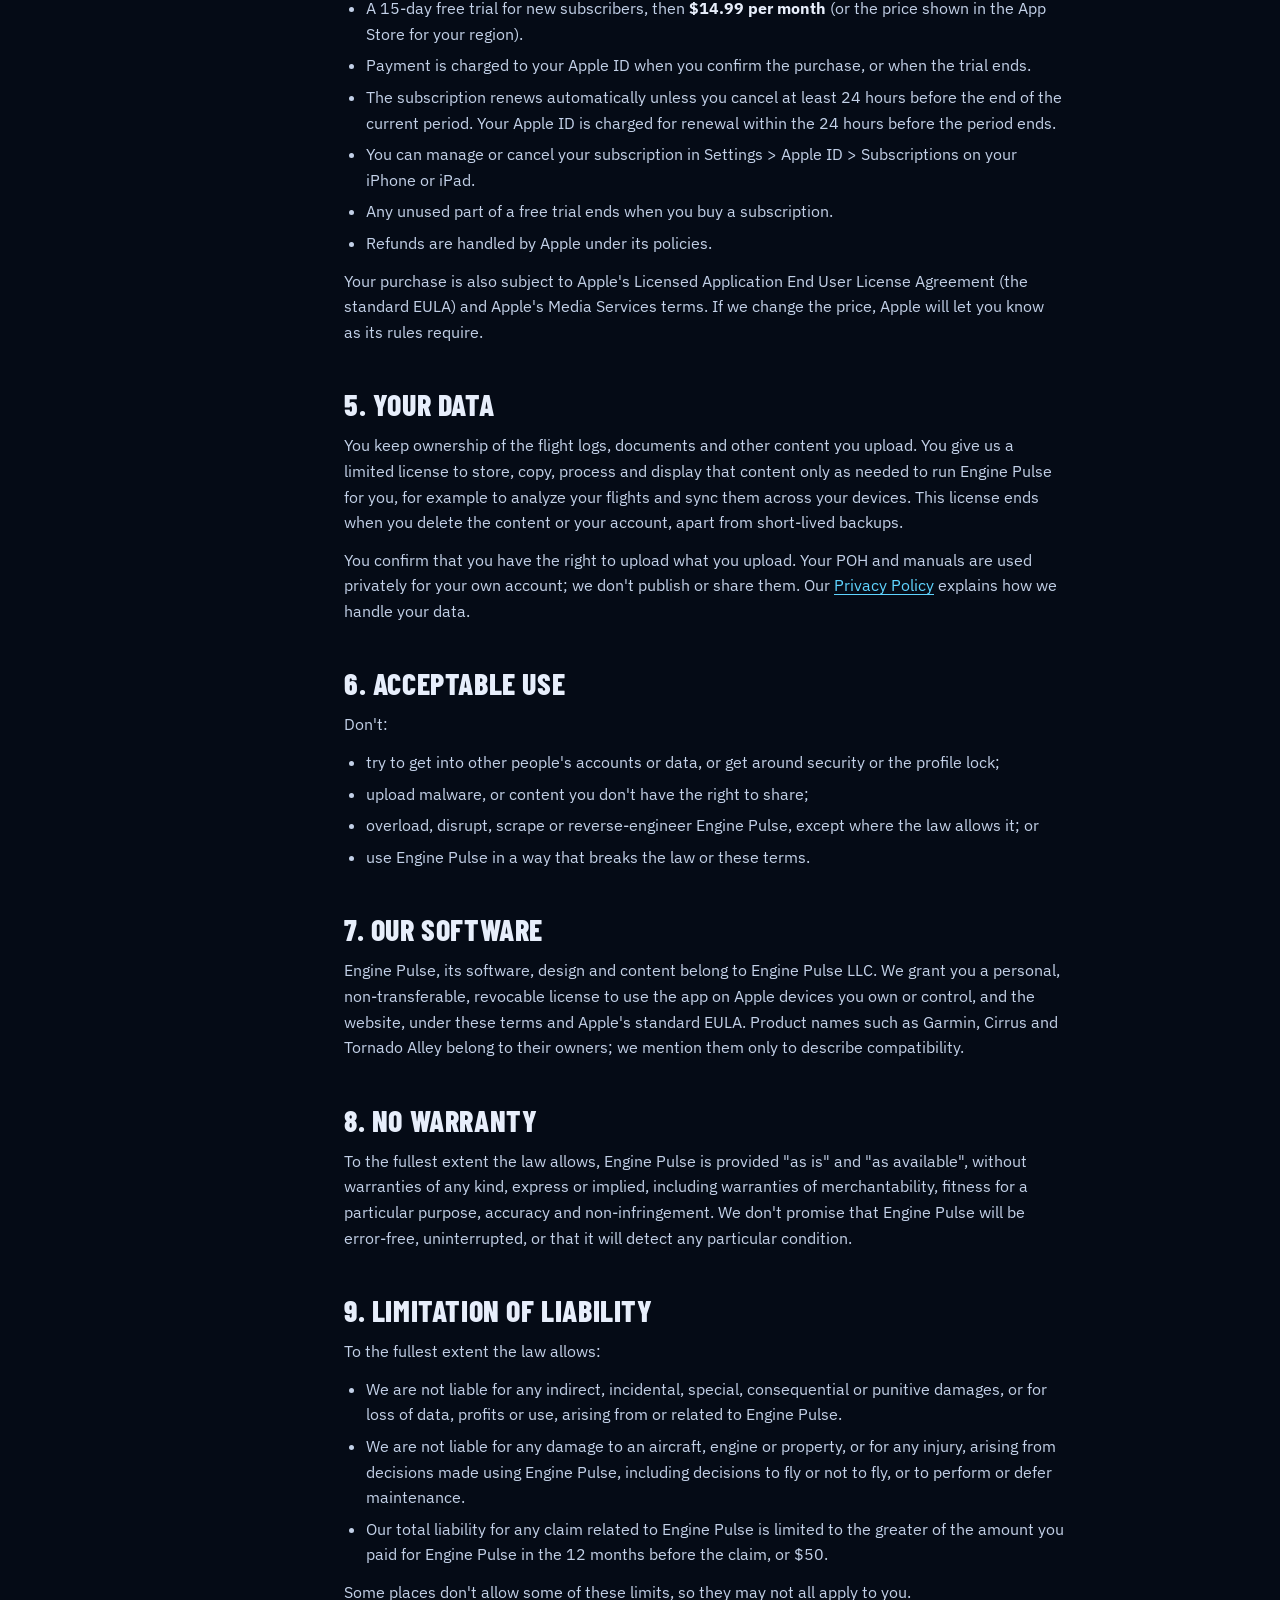
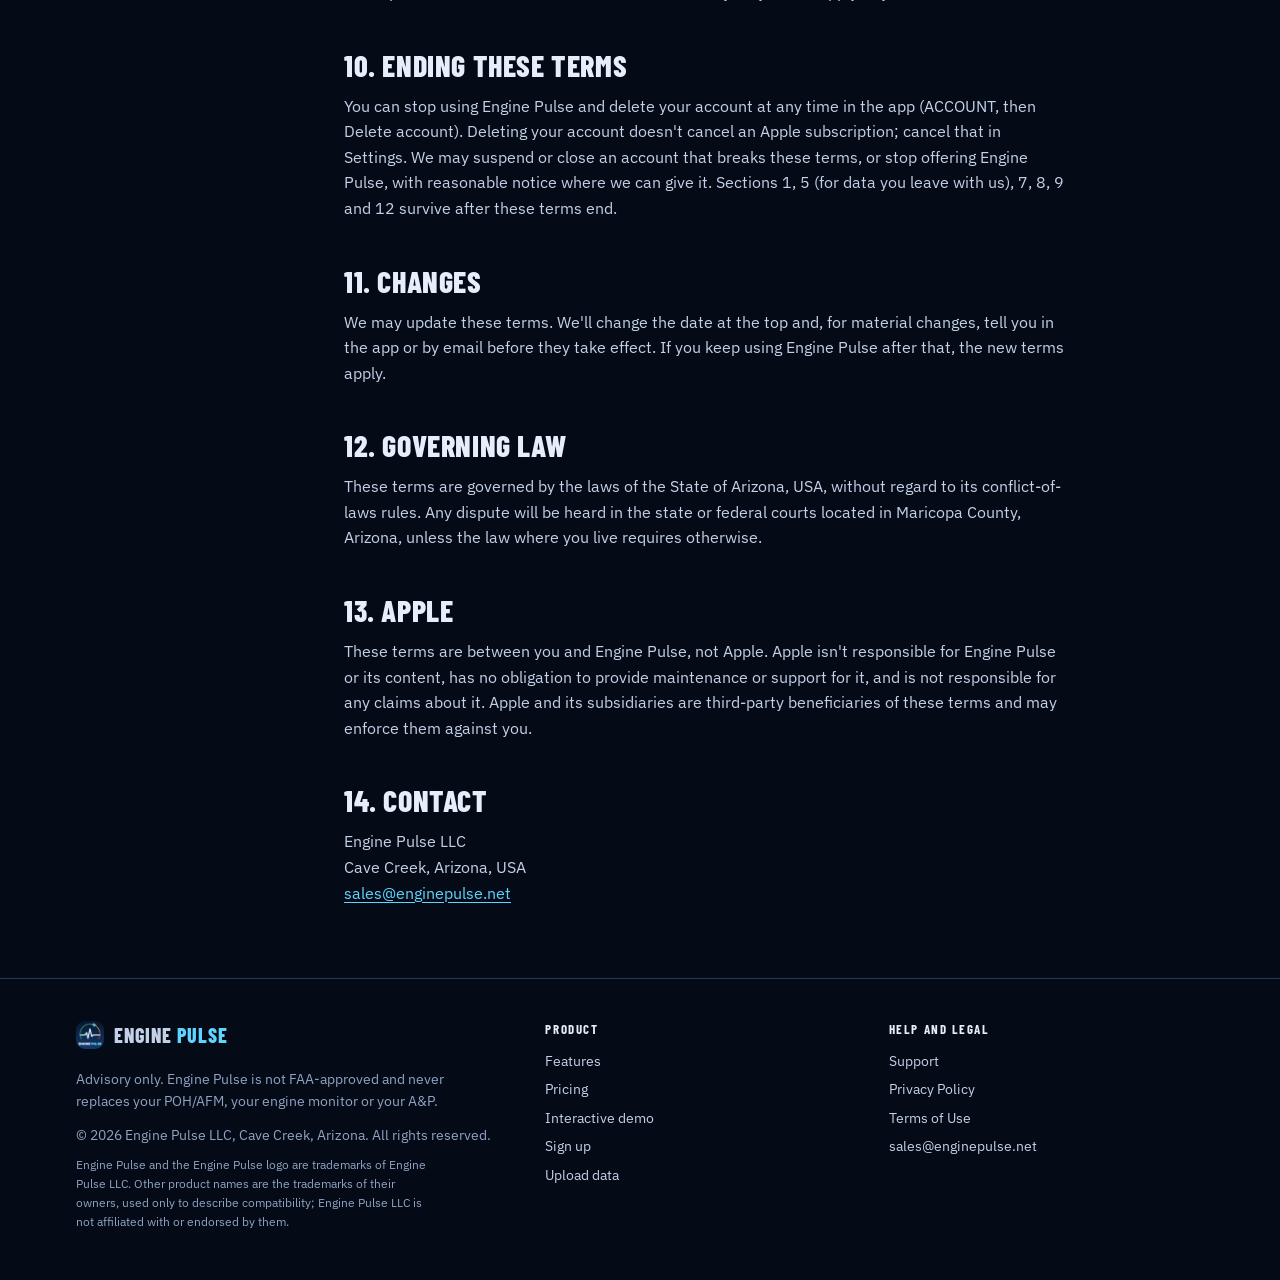
<file: web/terms/index.html>
<!doctype html>
<html lang="en">
<head>
<meta charset="utf-8">
<meta name="viewport" content="width=device-width, initial-scale=1, viewport-fit=cover">
<title>Terms of Use · Engine Pulse</title>
<meta name="description" content="The terms for using the Engine Pulse app and website.">
<meta name="theme-color" content="#050b16">
<link rel="canonical" href="https://enginepulse.net/terms/">
<link rel="icon" href="../logo.png">
<link rel="preconnect" href="https://fonts.googleapis.com">
<link rel="preconnect" href="https://fonts.gstatic.com" crossorigin>
<link href="https://fonts.googleapis.com/css2?family=Barlow+Condensed:wght@600;700;800&family=IBM+Plex+Sans:wght@400;500;600&family=IBM+Plex+Mono:wght@400;600&display=swap" rel="stylesheet">
<link rel="stylesheet" href="../assets/site.css">
</head>
<body>
<a class="skip" href="#main">Skip to content</a>

<header class="top">
  <div class="wrap">
    <a class="brand" href="../" aria-label="Engine Pulse home"><img src="../logo.png" alt=""><span>Engine <b>Pulse</b></span></a>
    <button class="menu-toggle" type="button" aria-expanded="false" aria-controls="menu">Menu</button>
    <nav class="menu" id="menu" aria-label="Main">
      <a href="../#how">How it works</a>
      <a href="../#features">Features</a>
      <a href="../#pricing">Pricing</a>
      <a href="../demo/">Demo</a>
      <a href="../support/">Support</a>
      <a href="../upload/">Upload</a>
      <a class="btn btn-primary btn-sm" href="../signup/">Sign up</a>
    </nav>
  </div>
</header>

<main id="main">
  <div class="doc-head">
    <div class="wrap">
      <span class="eyebrow">Legal</span>
      <h1>Terms of Use</h1>
      <p class="lede">Effective October 22, 2026. These terms are an agreement between you and Engine Pulse LLC ("we", "us") for the Engine Pulse app and this website (together, "Engine Pulse").</p>
    </div>
  </div>

  <div class="wrap doc">
    <nav class="toc" aria-label="On this page">
      <b>On this page</b>
      <a href="#advisory">Advisory only</a>
      <a href="#account">Your account</a>
      <a href="#beta">The beta</a>
      <a href="#subscription">Subscription and trial</a>
      <a href="#data">Your data</a>
      <a href="#use">Acceptable use</a>
      <a href="#ip">Our software</a>
      <a href="#warranty">No warranty</a>
      <a href="#liability">Limitation of liability</a>
      <a href="#termination">Ending these terms</a>
      <a href="#changes">Changes</a>
      <a href="#law">Governing law</a>
      <a href="#apple">Apple</a>
      <a href="#contact">Contact</a>
    </nav>

    <article class="prose">
      <p>By creating an account or using Engine Pulse, you agree to these terms. If you don't agree, don't use Engine Pulse.</p>

      <h2 id="advisory">1. Advisory only</h2>
      <div class="callout"><p><strong>Engine Pulse is an advisory tool. It is not FAA-approved, and it is not a required instrument or a substitute for one.</strong></p></div>
      <ul>
        <li>Engine Pulse never replaces your POH/AFM and its supplements, your aircraft's instruments and engine monitor, or the judgment of your A&amp;P or IA.</li>
        <li>As pilot in command, you are directly responsible for, and are the final authority on, the operation of your aircraft (14 CFR 91.3). The owner or operator is responsible for keeping the aircraft airworthy (14 CFR 91.403).</li>
        <li>Findings, scores and trends can be wrong or incomplete. They depend on the data your avionics record, on the files you upload, and on how the app reads your documents. A clean result doesn't mean your engine is airworthy, and a finding doesn't mean it isn't.</li>
        <li>Never use Engine Pulse to decide whether an aircraft is safe to fly. Have any concern checked by a qualified mechanic.</li>
        <li>The airworthiness-directive check is a convenience. It doesn't establish AD compliance. Confirm applicability and compliance with your mechanic and the FAA's official records.</li>
      </ul>

      <h2 id="account">2. Your account</h2>
      <ul>
        <li>You must be at least 18 years old, or the age of majority where you live, to create an account.</li>
        <li>Give accurate information and keep your sign-in details secure. You're responsible for what happens under your account.</li>
        <li>You may add only aircraft you own, operate or maintain, or that the owner has allowed you to add.</li>
        <li>Once your aircraft's limits have been read and checked, the profile locks to protect the data. Changes go through support.</li>
      </ul>

      <h2 id="beta">3. The beta</h2>
      <p>Engine Pulse is currently in beta through Apple's TestFlight. Beta versions may have bugs, may change or lose features, and may be unavailable at times. Beta testers use Engine Pulse free until it launches on the App Store. We may end the beta, or your participation in it, at any time. We welcome feedback, and we may use it to improve Engine Pulse without any obligation to you.</p>

      <h2 id="subscription">4. Subscription and trial</h2>
      <p>After the App Store launch, Engine Pulse is offered as an auto-renewing subscription, billed through Apple:</p>
      <ul>
        <li>A 15-day free trial for new subscribers, then <strong>$14.99 per month</strong> (or the price shown in the App Store for your region).</li>
        <li>Payment is charged to your Apple ID when you confirm the purchase, or when the trial ends.</li>
        <li>The subscription renews automatically unless you cancel at least 24 hours before the end of the current period. Your Apple ID is charged for renewal within the 24 hours before the period ends.</li>
        <li>You can manage or cancel your subscription in Settings &gt; Apple ID &gt; Subscriptions on your iPhone or iPad.</li>
        <li>Any unused part of a free trial ends when you buy a subscription.</li>
        <li>Refunds are handled by Apple under its policies.</li>
      </ul>
      <p>Your purchase is also subject to Apple's Licensed Application End User License Agreement (the standard EULA) and Apple's Media Services terms. If we change the price, Apple will let you know as its rules require.</p>

      <h2 id="data">5. Your data</h2>
      <p>You keep ownership of the flight logs, documents and other content you upload. You give us a limited license to store, copy, process and display that content only as needed to run Engine Pulse for you, for example to analyze your flights and sync them across your devices. This license ends when you delete the content or your account, apart from short-lived backups.</p>
      <p>You confirm that you have the right to upload what you upload. Your POH and manuals are used privately for your own account; we don't publish or share them. Our <a href="../privacy/">Privacy Policy</a> explains how we handle your data.</p>

      <h2 id="use">6. Acceptable use</h2>
      <p>Don't:</p>
      <ul>
        <li>try to get into other people's accounts or data, or get around security or the profile lock;</li>
        <li>upload malware, or content you don't have the right to share;</li>
        <li>overload, disrupt, scrape or reverse-engineer Engine Pulse, except where the law allows it; or</li>
        <li>use Engine Pulse in a way that breaks the law or these terms.</li>
      </ul>

      <h2 id="ip">7. Our software</h2>
      <p>Engine Pulse, its software, design and content belong to Engine Pulse LLC. We grant you a personal, non-transferable, revocable license to use the app on Apple devices you own or control, and the website, under these terms and Apple's standard EULA. Product names such as Garmin, Cirrus and Tornado Alley belong to their owners; we mention them only to describe compatibility.</p>

      <h2 id="warranty">8. No warranty</h2>
      <p>To the fullest extent the law allows, Engine Pulse is provided "as is" and "as available", without warranties of any kind, express or implied, including warranties of merchantability, fitness for a particular purpose, accuracy and non-infringement. We don't promise that Engine Pulse will be error-free, uninterrupted, or that it will detect any particular condition.</p>

      <h2 id="liability">9. Limitation of liability</h2>
      <p>To the fullest extent the law allows:</p>
      <ul>
        <li>We are not liable for any indirect, incidental, special, consequential or punitive damages, or for loss of data, profits or use, arising from or related to Engine Pulse.</li>
        <li>We are not liable for any damage to an aircraft, engine or property, or for any injury, arising from decisions made using Engine Pulse, including decisions to fly or not to fly, or to perform or defer maintenance.</li>
        <li>Our total liability for any claim related to Engine Pulse is limited to the greater of the amount you paid for Engine Pulse in the 12 months before the claim, or $50.</li>
      </ul>
      <p>Some places don't allow some of these limits, so they may not all apply to you.</p>

      <h2 id="termination">10. Ending these terms</h2>
      <p>You can stop using Engine Pulse and delete your account at any time in the app (ACCOUNT, then Delete account). Deleting your account doesn't cancel an Apple subscription; cancel that in Settings. We may suspend or close an account that breaks these terms, or stop offering Engine Pulse, with reasonable notice where we can give it. Sections 1, 5 (for data you leave with us), 7, 8, 9 and 12 survive after these terms end.</p>

      <h2 id="changes">11. Changes</h2>
      <p>We may update these terms. We'll change the date at the top and, for material changes, tell you in the app or by email before they take effect. If you keep using Engine Pulse after that, the new terms apply.</p>

      <h2 id="law">12. Governing law</h2>
      <p>These terms are governed by the laws of the State of Arizona, USA, without regard to its conflict-of-laws rules. Any dispute will be heard in the state or federal courts located in Maricopa County, Arizona, unless the law where you live requires otherwise.</p>

      <h2 id="apple">13. Apple</h2>
      <p>These terms are between you and Engine Pulse, not Apple. Apple isn't responsible for Engine Pulse or its content, has no obligation to provide maintenance or support for it, and is not responsible for any claims about it. Apple and its subsidiaries are third-party beneficiaries of these terms and may enforce them against you.</p>

      <h2 id="contact">14. Contact</h2>
      <p>Engine Pulse LLC<br>Cave Creek, Arizona, USA<br><a href="mailto:sales@enginepulse.net">sales@enginepulse.net</a></p>
    </article>
  </div>
</main>

<footer class="site">
  <div class="wrap">
    <div>
      <a class="brand" href="../" style="font-size:20px"><img src="../logo.png" alt="" style="width:28px;height:28px"><span>Engine <b>Pulse</b></span></a>
      <p style="margin-top:12px">Advisory only. Engine Pulse is not FAA-approved and never replaces your POH/AFM, your engine monitor or your A&amp;P.</p>
      <p style="margin-top:12px">© <span id="year">2026</span> Engine Pulse LLC, Cave Creek, Arizona. All rights reserved.</p>
      <p style="margin-top:8px;font-size:12px">Engine Pulse and the Engine Pulse logo are trademarks of Engine Pulse LLC. Other product names are the trademarks of their owners, used only to describe compatibility; Engine Pulse LLC is not affiliated with or endorsed by them.</p>
    </div>
    <div>
      <h4>Product</h4>
      <ul>
        <li><a href="../#features">Features</a></li>
        <li><a href="../#pricing">Pricing</a></li>
        <li><a href="../demo/">Interactive demo</a></li>
        <li><a href="../signup/">Sign up</a></li>
        <li><a href="../upload/">Upload data</a></li>
      </ul>
    </div>
    <div>
      <h4>Help and legal</h4>
      <ul>
        <li><a href="../support/">Support</a></li>
        <li><a href="../privacy/">Privacy Policy</a></li>
        <li><a href="../terms/" aria-current="page">Terms of Use</a></li>
        <li><a href="mailto:sales@enginepulse.net">sales@enginepulse.net</a></li>
      </ul>
    </div>
  </div>
</footer>
<script src="../assets/site.js"></script>
</body>
</html>
</file>
<file: web/assets/site.css>
/* Engine Pulse website: dark avionics-glass look, shared by every page except the upload portal and the demo. */
:root {
  --ink: #050b16;
  --glass: #0b1628;
  --panel: #111f36;
  --panel-2: #172a47;
  --line: #223a5e;
  --text: #e7eefb;
  --soft: #c3d1e8;
  --muted: #8ea3c4;
  --cyan: #5fd4ff;
  --green: #3ddc84;
  --yellow: #f7c948;
  --orange: #ff9f43;
  --red: #ff5a5f;
  --display: "Barlow Condensed", "Arial Narrow", "Helvetica Neue", Arial, sans-serif;
  --body: "IBM Plex Sans", "Segoe UI", system-ui, -apple-system, sans-serif;
  --mono: "IBM Plex Mono", ui-monospace, "SF Mono", Menlo, Consolas, monospace;
  --radius: 18px;
  color-scheme: dark;
}
* { box-sizing: border-box; }
[hidden] { display: none !important; }
html { scroll-behavior: smooth; scroll-padding-top: 80px; }
body { margin: 0; background: var(--ink); color: var(--text); font-family: var(--body); font-size: 16px; line-height: 1.6; -webkit-font-smoothing: antialiased; overflow-x: hidden; }
img, svg { max-width: 100%; }
a { color: var(--cyan); text-underline-offset: 3px; }
a:hover { text-decoration-thickness: 2px; }
:focus-visible { outline: 2px solid var(--cyan); outline-offset: 3px; border-radius: 6px; }
.wrap { max-width: 1160px; margin: 0 auto; padding-left: max(16px, env(safe-area-inset-left, 0px)); padding-right: max(16px, env(safe-area-inset-right, 0px)); }
.narrow { max-width: 780px; }
.skip { position: absolute; left: -9999px; top: 8px; background: var(--cyan); color: #04121f; padding: 8px 14px; border-radius: 8px; z-index: 20; }
.skip:focus { left: 12px; }
.num { font-family: var(--mono); font-variant-numeric: tabular-nums; }
.eyebrow { font-family: var(--display); text-transform: uppercase; letter-spacing: .14em; font-weight: 600; font-size: 14px; color: var(--cyan); }
h1, h2, h3 { font-family: var(--display); text-transform: uppercase; letter-spacing: .02em; line-height: 1; margin: 0; text-wrap: balance; }
h2 { font-size: clamp(32px, 4.4vw, 48px); font-weight: 800; }
h3 { font-size: 22px; font-weight: 700; letter-spacing: .03em; }
p { margin: 0; }
.lede { color: var(--soft); font-size: 18px; max-width: 60ch; }

/* Top bar */
.top { position: sticky; top: 0; z-index: 10; background: color-mix(in srgb, var(--ink) 86%, transparent); backdrop-filter: blur(12px); -webkit-backdrop-filter: blur(12px); border-bottom: 1px solid var(--line); }
.top .wrap { display: flex; align-items: center; gap: 18px; min-height: 64px; }
.brand { display: inline-flex; align-items: center; gap: 10px; color: var(--text); text-decoration: none; font-family: var(--display); font-weight: 800; font-size: 22px; letter-spacing: .05em; text-transform: uppercase; white-space: nowrap; }
.brand img { width: 34px; height: 34px; border-radius: 9px; }
.brand b { color: var(--cyan); font-weight: 800; }
.menu { display: flex; gap: 4px; margin-left: auto; align-items: center; }
.menu a { color: var(--soft); text-decoration: none; font-size: 15px; padding: 8px 10px; border-radius: 10px; white-space: nowrap; }
.menu a:hover, .menu a[aria-current="page"] { color: var(--text); background: var(--panel); }
.menu a.btn-primary, .menu a.btn-primary:hover { color: #04121f; background: var(--cyan); }
.btn { display: inline-flex; align-items: center; justify-content: center; gap: 8px; font: 600 16px/1 var(--body); padding: 13px 20px; border-radius: 999px; text-decoration: none; border: 1px solid transparent; cursor: pointer; white-space: nowrap; }
.btn-primary { background: var(--cyan); color: #04121f; }
.btn-primary:hover { filter: brightness(1.08); }
.btn-ghost { border-color: var(--line); color: var(--text); background: transparent; }
.btn-ghost:hover { background: var(--panel); }
.btn-sm { padding: 9px 15px; font-size: 14px; }
.menu-toggle { display: none; margin-left: auto; background: var(--panel); color: var(--text); border: 1px solid var(--line); border-radius: 10px; padding: 8px 12px; font: 600 14px var(--body); }

/* Sections */
section { padding-block: 72px; }
.section-head { display: flex; flex-direction: column; gap: 14px; margin-bottom: 36px; }
.divider { border-top: 1px solid var(--line); }

/* Hero */
.hero { padding-block: 56px 48px; display: grid; grid-template-columns: minmax(0, 1.05fr) minmax(0, .95fr); gap: 48px; align-items: center; }
.hero h1 { font-size: clamp(46px, 7vw, 86px); font-weight: 800; line-height: .92; }
.hero h1 em { font-style: normal; color: var(--cyan); }
.hero .hero-copy { display: flex; flex-direction: column; gap: 22px; }
.ctas { display: flex; gap: 12px; flex-wrap: wrap; }
.badges { display: flex; gap: 8px; flex-wrap: wrap; font-size: 13px; color: var(--muted); }
.badges span { border: 1px solid var(--line); border-radius: 999px; padding: 4px 11px; }

.glass { background: linear-gradient(150deg, #0a1d3b, #13315e); border-radius: 24px; border: 1px solid #1d3a66; box-shadow: 0 40px 90px -40px rgba(95, 212, 255, .35); position: relative; overflow: hidden; }
.hero-card { padding: 24px; display: grid; gap: 18px; }
.hero-card .row { display: flex; align-items: center; justify-content: space-between; gap: 16px; }
.hero-card .tail { font-family: var(--display); font-weight: 800; font-size: 46px; line-height: .9; letter-spacing: .02em; }
.blur-tail { filter: blur(9px); user-select: none; -webkit-user-select: none; width: fit-content; }
.hero-card .sub { color: #b9c9e4; font-size: 14px; }
.pill { display: inline-flex; align-items: center; gap: 6px; padding: 5px 12px; border-radius: 999px; font-weight: 600; font-size: 14px; }
.gauge { position: relative; width: 132px; height: 132px; flex: none; }
.gauge .val { position: absolute; inset: 0; display: flex; flex-direction: column; align-items: center; justify-content: center; }
.gauge b { font-family: var(--display); font-size: 46px; font-weight: 800; line-height: 1; }
.gauge span { font-family: var(--display); font-size: 12px; letter-spacing: .2em; font-weight: 700; color: var(--green); }
.pulse { width: 100%; height: 70px; display: block; }
.pulse path { stroke-dasharray: 900; stroke-dashoffset: 900; animation: trace 3.2s linear infinite; }
@keyframes trace { to { stroke-dashoffset: -900; } }
.mini { display: grid; grid-template-columns: repeat(3, minmax(0, 1fr)); gap: 8px; }
.mini > div { background: rgba(5, 11, 22, .45); border-radius: 12px; padding: 10px 12px; }
.mini .k { font-size: 12px; color: #9fb4d6; }
.mini .v { font-family: var(--mono); font-weight: 600; font-size: 17px; }
.ew { background: rgba(5, 11, 22, .45); border-radius: 12px; padding: 10px 12px; display: grid; grid-template-columns: minmax(0, 1fr) 90px auto; gap: 10px; align-items: center; font-size: 14px; }
.ew small { display: block; color: #9fb4d6; font-size: 12px; }
.lvl { font-family: var(--display); font-weight: 700; letter-spacing: .06em; font-size: 12px; padding: 2px 9px; border-radius: 999px; white-space: nowrap; }
.caption { font-size: 12px; color: var(--muted); text-align: center; margin-top: 10px; }

/* Advisory strip */
.advisory { background: var(--glass); border-block: 1px solid var(--line); }
.advisory .wrap { display: flex; gap: 14px; align-items: flex-start; padding-block: 18px; color: var(--soft); font-size: 15px; }
.advisory svg { flex: none; color: var(--yellow); margin-top: 2px; }

/* Steps */
.steps { display: grid; grid-template-columns: repeat(3, minmax(0, 1fr)); gap: 16px; counter-reset: step; }
.step { background: var(--glass); border: 1px solid var(--line); border-radius: var(--radius); padding: 24px; display: flex; flex-direction: column; gap: 10px; }
.step::before { counter-increment: step; content: "0" counter(step); font-family: var(--mono); color: var(--cyan); font-size: 14px; }
.step p { color: var(--soft); font-size: 15px; }

/* Feature grid */
.features { display: grid; grid-template-columns: repeat(3, minmax(0, 1fr)); gap: 1px; background: var(--line); border: 1px solid var(--line); border-radius: var(--radius); overflow: hidden; }
.feature { background: var(--glass); padding: 26px; display: flex; flex-direction: column; gap: 10px; }
.feature .ic { width: 40px; height: 40px; border-radius: 11px; display: grid; place-items: center; background: rgba(95, 212, 255, .12); color: var(--cyan); }
.feature .ic svg { width: 20px; height: 20px; }
.feature p, .feature li { color: var(--soft); font-size: 15px; }
.feature ul { margin: 0; padding-left: 18px; display: flex; flex-direction: column; gap: 4px; }

/* Health score explainer */
.score-grid { display: grid; grid-template-columns: minmax(0, 1fr) minmax(0, 1fr); gap: 16px; }
.card { background: var(--glass); border: 1px solid var(--line); border-radius: var(--radius); padding: 24px; display: flex; flex-direction: column; gap: 14px; }
.card p { color: var(--soft); }
.bands { display: flex; flex-direction: column; gap: 8px; }
.band { display: grid; grid-template-columns: 82px minmax(0, 1fr); gap: 12px; align-items: center; padding: 10px 12px; border-radius: 12px; background: var(--panel); }
.band b { font-family: var(--mono); }
.costs { display: grid; grid-template-columns: repeat(2, minmax(0, 1fr)); gap: 8px; }
.cost { background: var(--panel); border-radius: 12px; padding: 12px; }
.cost .v { font-family: var(--display); font-size: 30px; font-weight: 800; line-height: 1; }
.cost .k { font-size: 13px; color: var(--muted); }

/* Avionics */
.avionics { display: grid; grid-template-columns: minmax(0, 1fr) minmax(0, 1fr); gap: 16px; }
.chips { display: flex; flex-wrap: wrap; gap: 8px; }
.chip { border-radius: 999px; padding: 6px 13px; font-size: 14px; background: var(--panel); border: 1px solid var(--line); }
.chip.live { border-color: rgba(61, 220, 132, .45); color: var(--green); }
.status { display: inline-flex; align-items: center; gap: 8px; font-family: var(--display); font-weight: 700; letter-spacing: .1em; text-transform: uppercase; font-size: 14px; }
.dot { width: 9px; height: 9px; border-radius: 50%; display: inline-block; }

/* Data in */
.ways { display: grid; grid-template-columns: repeat(3, minmax(0, 1fr)); gap: 16px; }
.way .tag { align-self: flex-start; }
.tag { font-family: var(--display); font-weight: 700; letter-spacing: .08em; font-size: 12px; padding: 3px 10px; border-radius: 999px; text-transform: uppercase; }
.tag.live { color: var(--green); background: rgba(61, 220, 132, .14); }
.tag.planned { color: var(--yellow); background: rgba(247, 201, 72, .14); }
.way ul { margin: 0; padding-left: 18px; color: var(--soft); font-size: 15px; display: flex; flex-direction: column; gap: 6px; }

/* Pricing */
.pricing { display: grid; grid-template-columns: minmax(0, 1fr) minmax(0, 1fr); gap: 32px; align-items: center; }
.price-card { background: linear-gradient(160deg, #0d2140, #102a52); border: 1px solid #1d3a66; border-radius: 24px; padding: 30px; display: flex; flex-direction: column; gap: 18px; }
.price { display: flex; align-items: baseline; gap: 8px; }
.price b { font-family: var(--display); font-size: 72px; font-weight: 800; line-height: .9; }
.price span { color: var(--soft); }
.ticks { list-style: none; margin: 0; padding: 0; display: flex; flex-direction: column; gap: 10px; }
.ticks li { display: grid; grid-template-columns: 22px minmax(0, 1fr); gap: 8px; color: var(--soft); }
.ticks li::before { content: "✓"; color: var(--green); font-weight: 700; }
.fine { font-size: 13px; color: var(--muted); }

/* Demo band */
.demo-band { display: grid; grid-template-columns: minmax(0, 1.2fr) minmax(0, 1fr); gap: 32px; align-items: center; background: var(--glass); border: 1px solid var(--line); border-radius: 24px; padding: 36px; }
.stats { display: grid; grid-template-columns: repeat(3, minmax(0, 1fr)); gap: 1px; background: var(--line); border-radius: 14px; overflow: hidden; border: 1px solid var(--line); }
.stats > div { background: var(--panel); padding: 14px; }
.stats .v { font-family: var(--display); font-size: 34px; font-weight: 800; line-height: 1; }
.stats .k { font-size: 13px; color: var(--muted); }

/* FAQ */
.faq { display: flex; flex-direction: column; gap: 10px; }
.faq details { background: var(--glass); border: 1px solid var(--line); border-radius: 14px; padding: 0 20px; }
.faq summary { cursor: pointer; list-style: none; padding: 18px 0; font-weight: 600; display: flex; justify-content: space-between; gap: 16px; }
.faq summary::-webkit-details-marker { display: none; }
.faq summary::after { content: "+"; font-family: var(--mono); color: var(--cyan); font-size: 20px; line-height: 1; }
.faq details[open] summary::after { content: "−"; }
.faq details > div { padding-bottom: 18px; color: var(--soft); display: flex; flex-direction: column; gap: 10px; }

/* Beta */
.beta { display: grid; grid-template-columns: minmax(0, 1.1fr) minmax(0, 1fr); gap: 32px; align-items: center; }
.contact { background: var(--panel); border-radius: var(--radius); padding: 24px; display: flex; flex-direction: column; gap: 14px; }
.addr { display: flex; gap: 8px; flex-wrap: wrap; align-items: center; }
.addr code { font-family: var(--mono); background: var(--panel-2); padding: 10px 13px; border-radius: 10px; font-size: 15px; user-select: all; overflow-wrap: anywhere; }
.copy { background: transparent; color: var(--text); border: 1px solid var(--line); border-radius: 10px; padding: 9px 13px; font: 500 14px var(--body); cursor: pointer; }
.contact ol { margin: 0; padding-left: 20px; color: var(--soft); display: flex; flex-direction: column; gap: 4px; }

/* Footer */
footer.site { border-top: 1px solid var(--line); padding-block: 40px 48px; color: var(--muted); font-size: 14px; }
footer.site .wrap { display: grid; grid-template-columns: minmax(0, 1.4fr) repeat(2, minmax(0, 1fr)); gap: 28px; }
footer.site h4 { margin: 0 0 10px; font-family: var(--display); text-transform: uppercase; letter-spacing: .12em; font-size: 13px; color: var(--text); }
footer.site ul { list-style: none; margin: 0; padding: 0; display: flex; flex-direction: column; gap: 6px; }
footer.site a { color: var(--soft); text-decoration: none; }
footer.site li { overflow-wrap: anywhere; }
footer.site a:hover { color: var(--text); text-decoration: underline; }
footer.site p { max-width: 52ch; }

/* Document pages (Privacy, Terms, Support) */
.doc-head { padding-block: 56px 28px; border-bottom: 1px solid var(--line); }
.doc-head h1 { font-size: clamp(42px, 6vw, 68px); font-weight: 800; margin-top: 12px; }
.doc-head p { margin-top: 14px; }
.doc { padding-block: 40px 72px; display: grid; grid-template-columns: 220px minmax(0, 1fr); gap: 48px; align-items: start; }
.toc { position: sticky; top: 88px; display: flex; flex-direction: column; gap: 2px; font-size: 14px; }
.toc b { font-family: var(--display); text-transform: uppercase; letter-spacing: .12em; font-size: 13px; color: var(--muted); margin-bottom: 6px; }
.toc a { color: var(--soft); text-decoration: none; padding: 5px 10px; border-left: 2px solid var(--line); }
.toc a:hover { color: var(--text); border-left-color: var(--cyan); }
.prose { max-width: 72ch; }
.prose h2 { font-size: 30px; margin: 44px 0 14px; scroll-margin-top: 84px; }
.prose h2:first-child { margin-top: 0; }
.prose h3 { font-size: 21px; margin: 26px 0 10px; text-transform: none; letter-spacing: .01em; }
.prose p, .prose li { color: var(--soft); }
.prose p + p { margin-top: 12px; }
.prose ul, .prose ol { padding-left: 22px; margin: 12px 0; display: flex; flex-direction: column; gap: 6px; }
.prose strong { color: var(--text); }
.prose table { width: 100%; border-collapse: collapse; margin: 14px 0; font-size: 15px; }
.prose th, .prose td { text-align: left; vertical-align: top; padding: 10px 12px; border-bottom: 1px solid var(--line); color: var(--soft); }
.prose th { color: var(--text); font-weight: 600; background: var(--panel); }
.table-scroll { overflow-x: auto; }
.callout { background: var(--panel); border: 1px solid var(--line); border-left: 3px solid var(--yellow); border-radius: 12px; padding: 16px 18px; margin: 16px 0; }
.callout p { color: var(--text); }
.help-grid { display: grid; grid-template-columns: repeat(3, minmax(0, 1fr)); gap: 12px; margin-bottom: 8px; }
.help-grid a { background: var(--glass); border: 1px solid var(--line); border-radius: 14px; padding: 14px 16px; text-decoration: none; color: var(--text); font-weight: 600; font-size: 15px; }
.help-grid a:hover { border-color: var(--cyan); }
.help-grid small { display: block; color: var(--muted); font-weight: 400; font-size: 13px; }

/* Responsive */
@media (max-width: 1000px) {
  .hero, .pricing, .beta, .demo-band, .score-grid, .avionics { grid-template-columns: minmax(0, 1fr); }
  .features, .ways { grid-template-columns: repeat(2, minmax(0, 1fr)); }
  .doc { grid-template-columns: minmax(0, 1fr); gap: 24px; }
  .toc { position: static; flex-direction: row; flex-wrap: wrap; gap: 6px; }
  .toc b { width: 100%; }
  .toc a { border: 1px solid var(--line); border-radius: 999px; padding: 4px 12px; }
}
@media (max-width: 860px) {
  .menu-toggle { display: inline-block; }
  .menu { display: none; position: absolute; left: 0; right: 0; top: 100%; flex-direction: column; align-items: stretch; background: var(--ink); border-bottom: 1px solid var(--line); padding: 10px 16px 16px; gap: 2px; }
  .menu.open { display: flex; }
  .menu a { padding: 12px 10px; }
  .menu .btn { margin-top: 8px; }
}
@media (max-width: 640px) {
  section { padding-block: 52px; }
  .steps, .features, .ways, .help-grid { grid-template-columns: minmax(0, 1fr); }
  .hero { padding-block: 32px 36px; gap: 32px; }
  .hero-card { padding: 18px; }
  .hero-card .tail { font-size: 38px; }
  .gauge { width: 108px; height: 108px; }
  .gauge b { font-size: 38px; }
  .mini { grid-template-columns: repeat(3, minmax(0, 1fr)); }
  .mini .v { font-size: 15px; }
  .ew { grid-template-columns: minmax(0, 1fr) auto; }
  .ew svg { display: none; }
  .demo-band, .price-card { padding: 22px; }
  .stats .v { font-size: 28px; }
  footer.site .wrap { grid-template-columns: minmax(0, 1fr) minmax(0, 1fr); }
  footer.site .wrap > div:first-child { grid-column: 1 / -1; }
  .ctas .btn { flex: 1 1 auto; }
}
@media (prefers-reduced-motion: reduce) {
  html { scroll-behavior: auto; }
  .pulse path { animation: none; stroke-dasharray: none; stroke-dashoffset: 0; }
}

/* Sign-up page */
.signup { display: grid; grid-template-columns: minmax(0, 1fr) minmax(0, 1.05fr); gap: 48px; align-items: start; padding-block: 56px 72px; }
.signup-intro { display: flex; flex-direction: column; gap: 20px; position: sticky; top: 96px; }
.signup-intro h1 { font-size: clamp(40px, 5.4vw, 64px); font-weight: 800; line-height: .95; }
.signup-steps { list-style: none; margin: 0; padding: 0; display: flex; flex-direction: column; gap: 10px; counter-reset: s; }
.signup-steps li { display: grid; grid-template-columns: 34px minmax(0, 1fr); column-gap: 12px; background: var(--glass); border: 1px solid var(--line); border-radius: 14px; padding: 14px 16px; }
.signup-steps li::before { counter-increment: s; content: counter(s); grid-row: span 2; width: 30px; height: 30px; border-radius: 50%; display: grid; place-items: center; background: rgba(95, 212, 255, .14); color: var(--cyan); font-family: var(--mono); font-weight: 600; font-size: 14px; }
.signup-steps b { font-weight: 600; }
.signup-steps span { color: var(--muted); font-size: 14px; }
.qr { display: flex; gap: 16px; align-items: center; }
.qr img { background: #fff; border-radius: 12px; padding: 6px; flex: none; }
@media (max-width: 700px) { .qr { display: none; } }
.form-card { background: var(--glass); border: 1px solid var(--line); border-radius: 24px; padding: 28px; }
.form-card form, .form-card section { display: flex; flex-direction: column; gap: 16px; }
.form-card p { color: var(--soft); }
.form-title { font-size: 26px; }
.field { display: flex; flex-direction: column; gap: 6px; border: 0; margin: 0; padding: 0; min-width: 0; }
.field-row { display: grid; grid-template-columns: minmax(0, 1fr) minmax(0, 1fr); gap: 12px; }
.field label, .field legend { font-weight: 600; font-size: 15px; padding: 0; }
.hint { color: var(--muted); font-weight: 400; font-size: 13px; }
.form-card input[type=text], .form-card input[type=email], .form-card input[type=password], .form-card select {
  width: 100%; min-width: 0; font: 16px var(--body); color: var(--text); background: var(--ink); border: 1px solid var(--line); border-radius: 12px; padding: 12px 14px; }
.form-card select { appearance: none; background-image: linear-gradient(45deg, transparent 50%, var(--muted) 50%), linear-gradient(135deg, var(--muted) 50%, transparent 50%); background-position: calc(100% - 20px) 50%, calc(100% - 14px) 50%; background-size: 6px 6px; background-repeat: no-repeat; padding-right: 36px; }
.form-card input:focus, .form-card select:focus { outline: 2px solid var(--cyan); outline-offset: 1px; border-color: transparent; }
.code-input { font-family: var(--mono) !important; font-size: 28px !important; letter-spacing: .4em; text-align: center; }
.checks { display: flex; gap: 18px; flex-wrap: wrap; }
.check { display: inline-flex; align-items: flex-start; gap: 10px; font-weight: 400 !important; color: var(--soft); cursor: pointer; }
.check input { width: 18px; height: 18px; margin: 2px 0 0; accent-color: var(--cyan); flex: none; }
.consent span { font-size: 14px; }
.btn-block { width: 100%; }
.btn:disabled { opacity: .6; cursor: progress; }
.form-msg { min-height: 1.2em; font-size: 14px; margin: 0; }
.form-msg.err { color: var(--red); }
.form-msg.ok { color: var(--green); }
.row-links { display: flex; gap: 18px; flex-wrap: wrap; }
.link-btn { background: none; border: 0; padding: 0; color: var(--cyan); font: 500 15px var(--body); cursor: pointer; text-decoration: underline; text-underline-offset: 3px; }
.next { margin: 0; padding-left: 22px; color: var(--soft); display: flex; flex-direction: column; gap: 6px; }
@media (max-width: 1000px) { .signup { grid-template-columns: minmax(0, 1fr); gap: 28px; } .signup-intro { position: static; } }
@media (max-width: 640px) { .signup { padding-block: 32px 52px; } .form-card { padding: 20px; } .field-row { grid-template-columns: minmax(0, 1fr); } }
</file>
